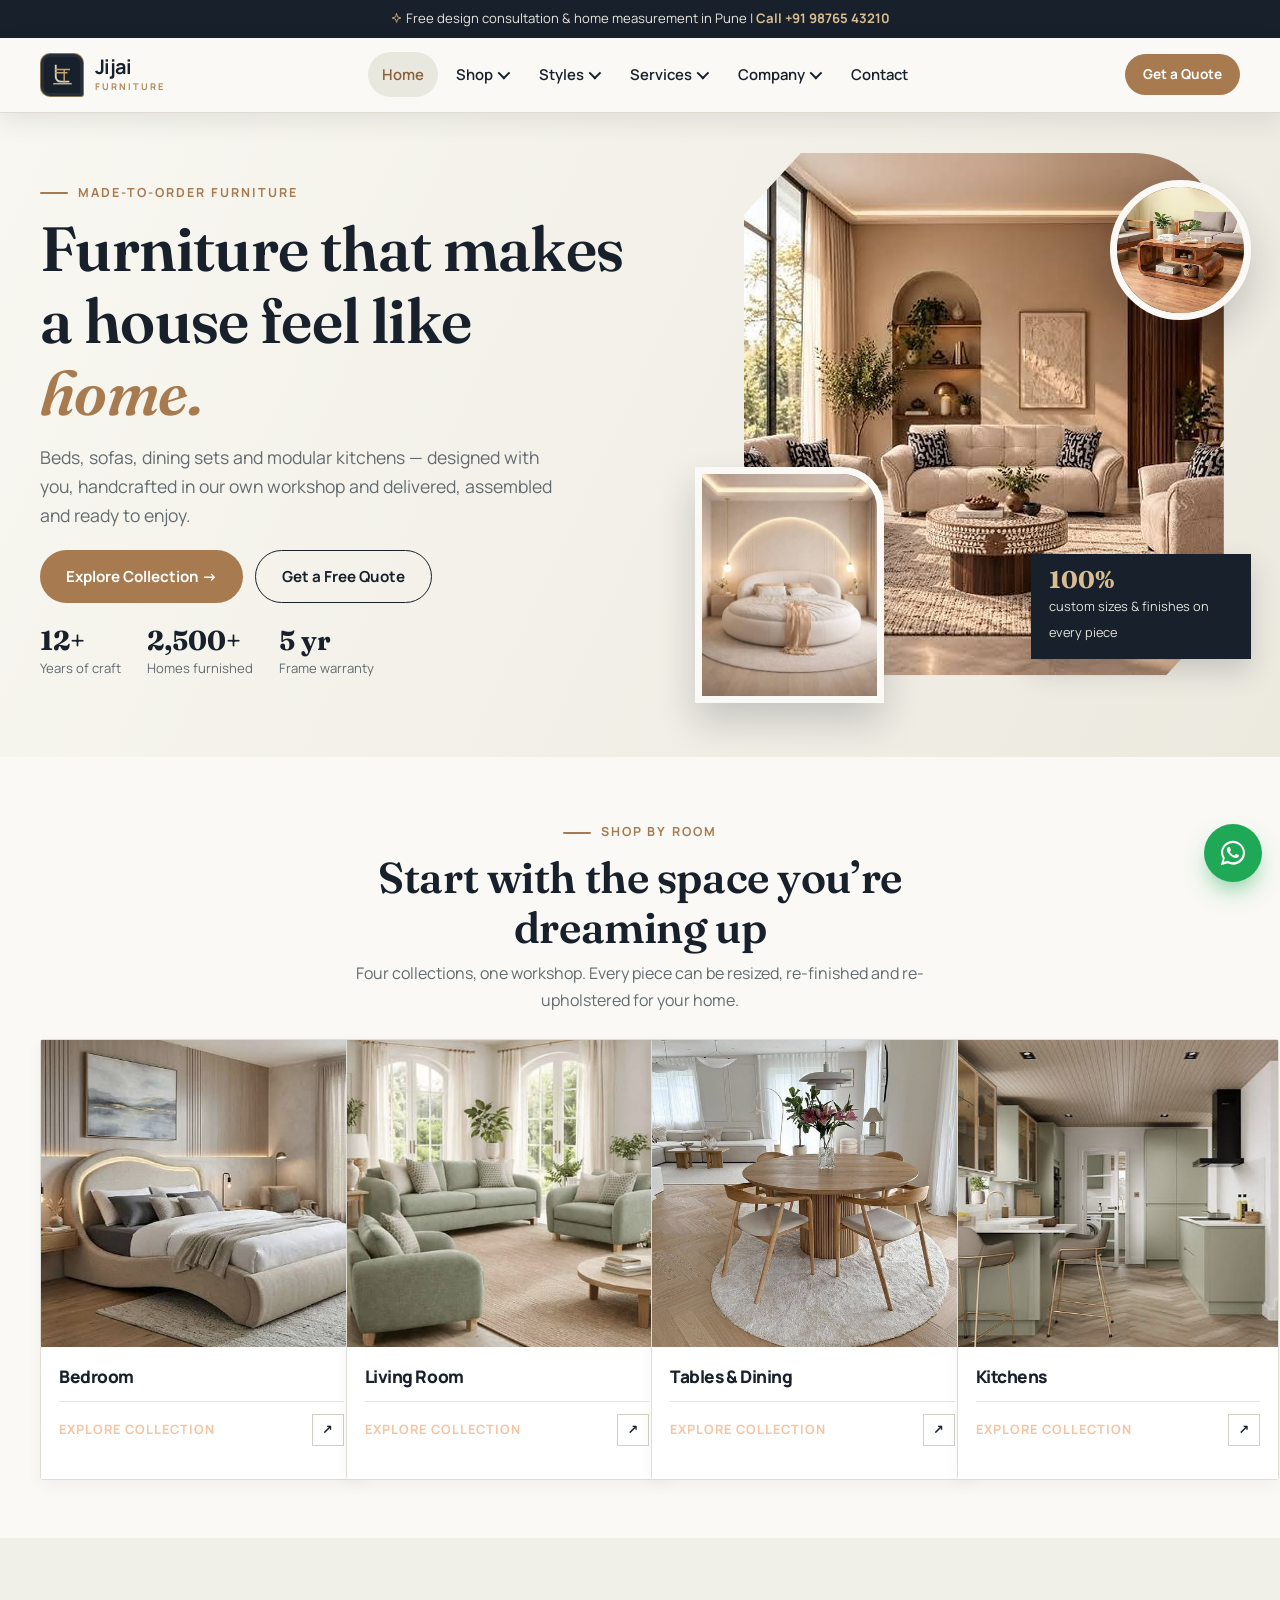
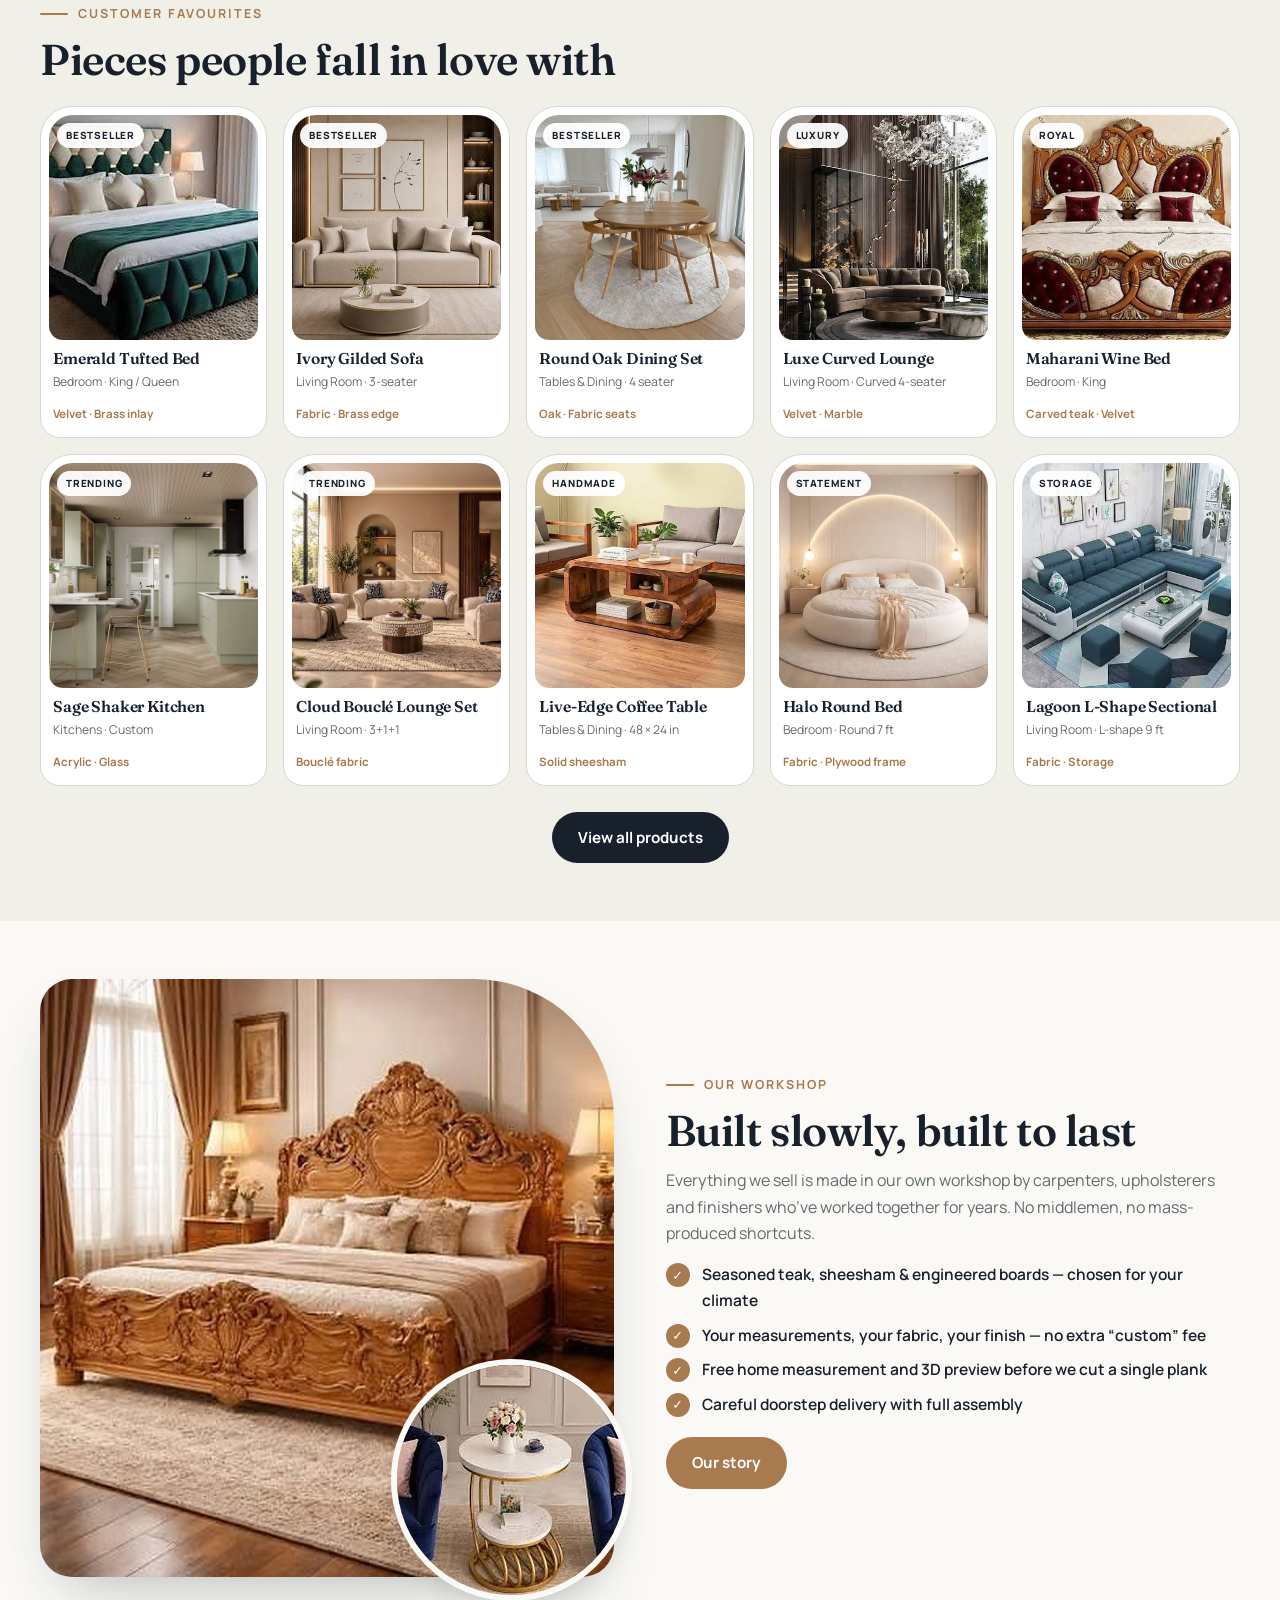
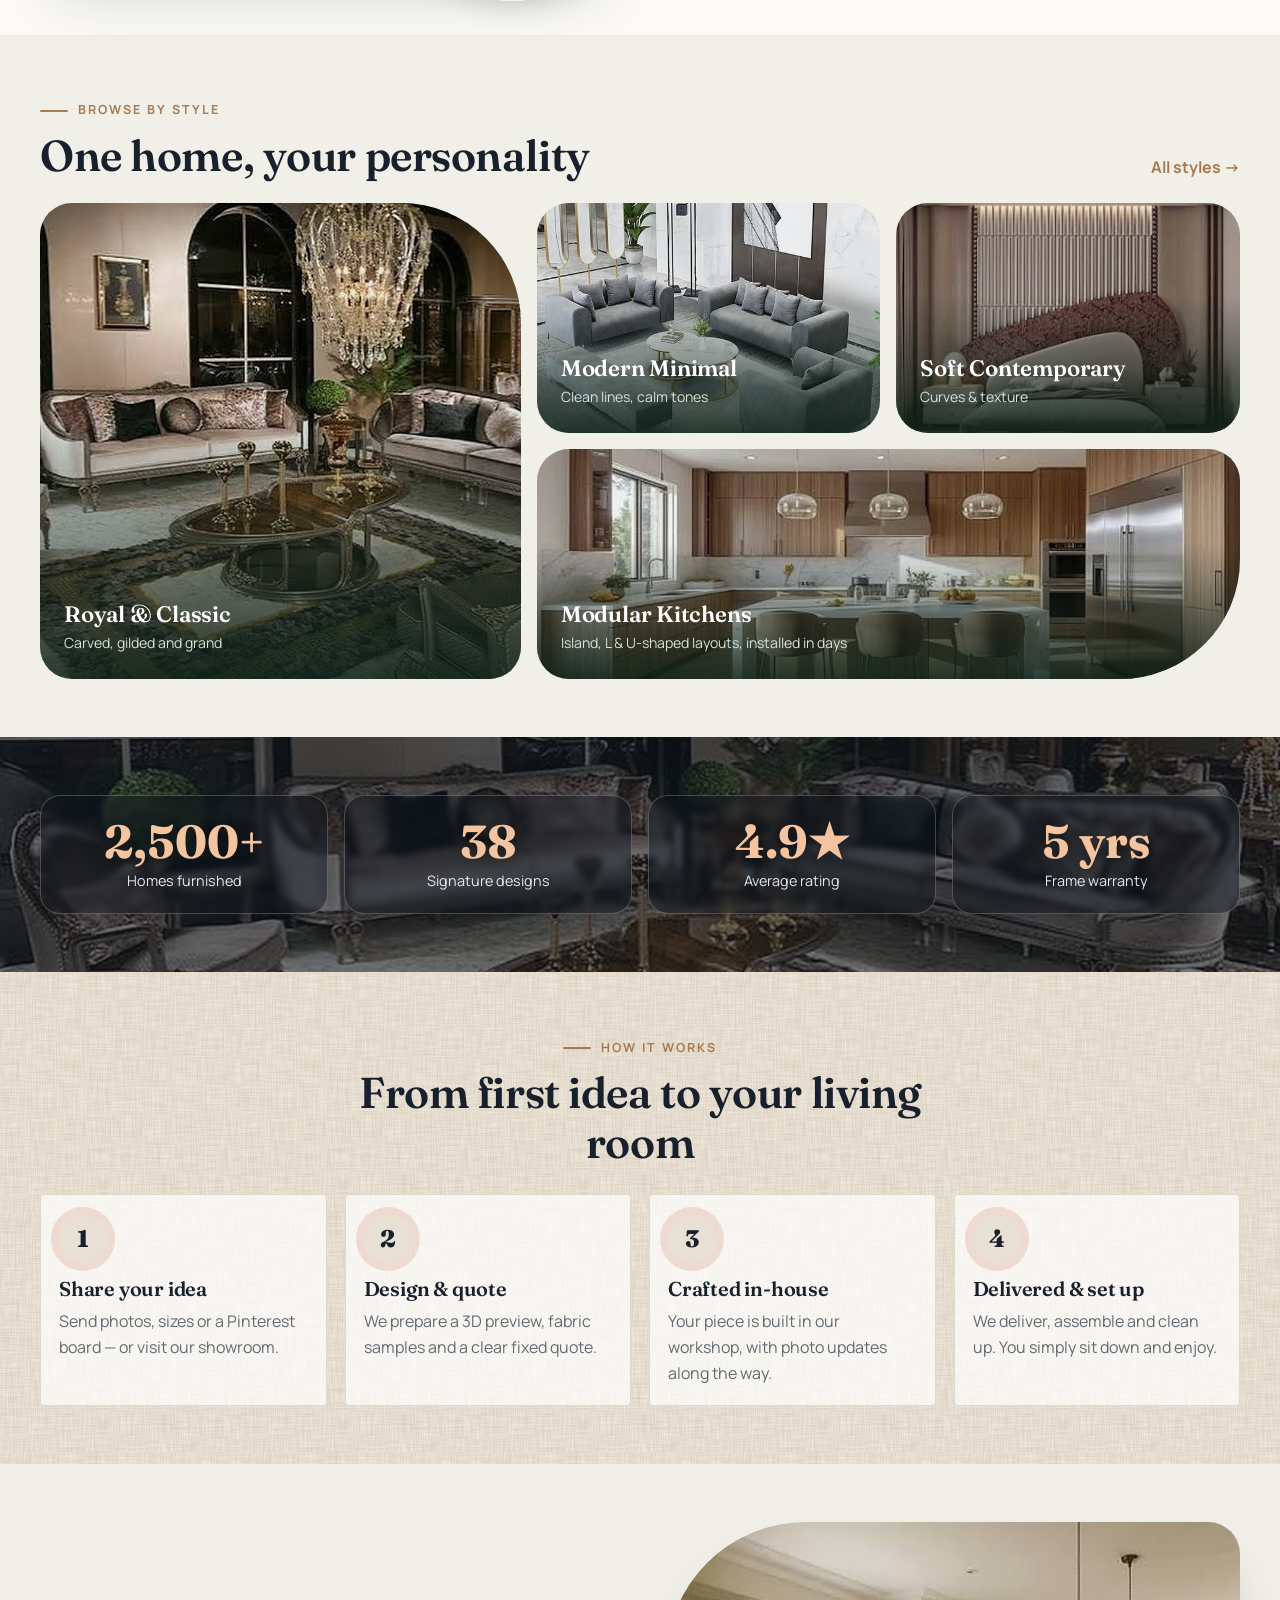
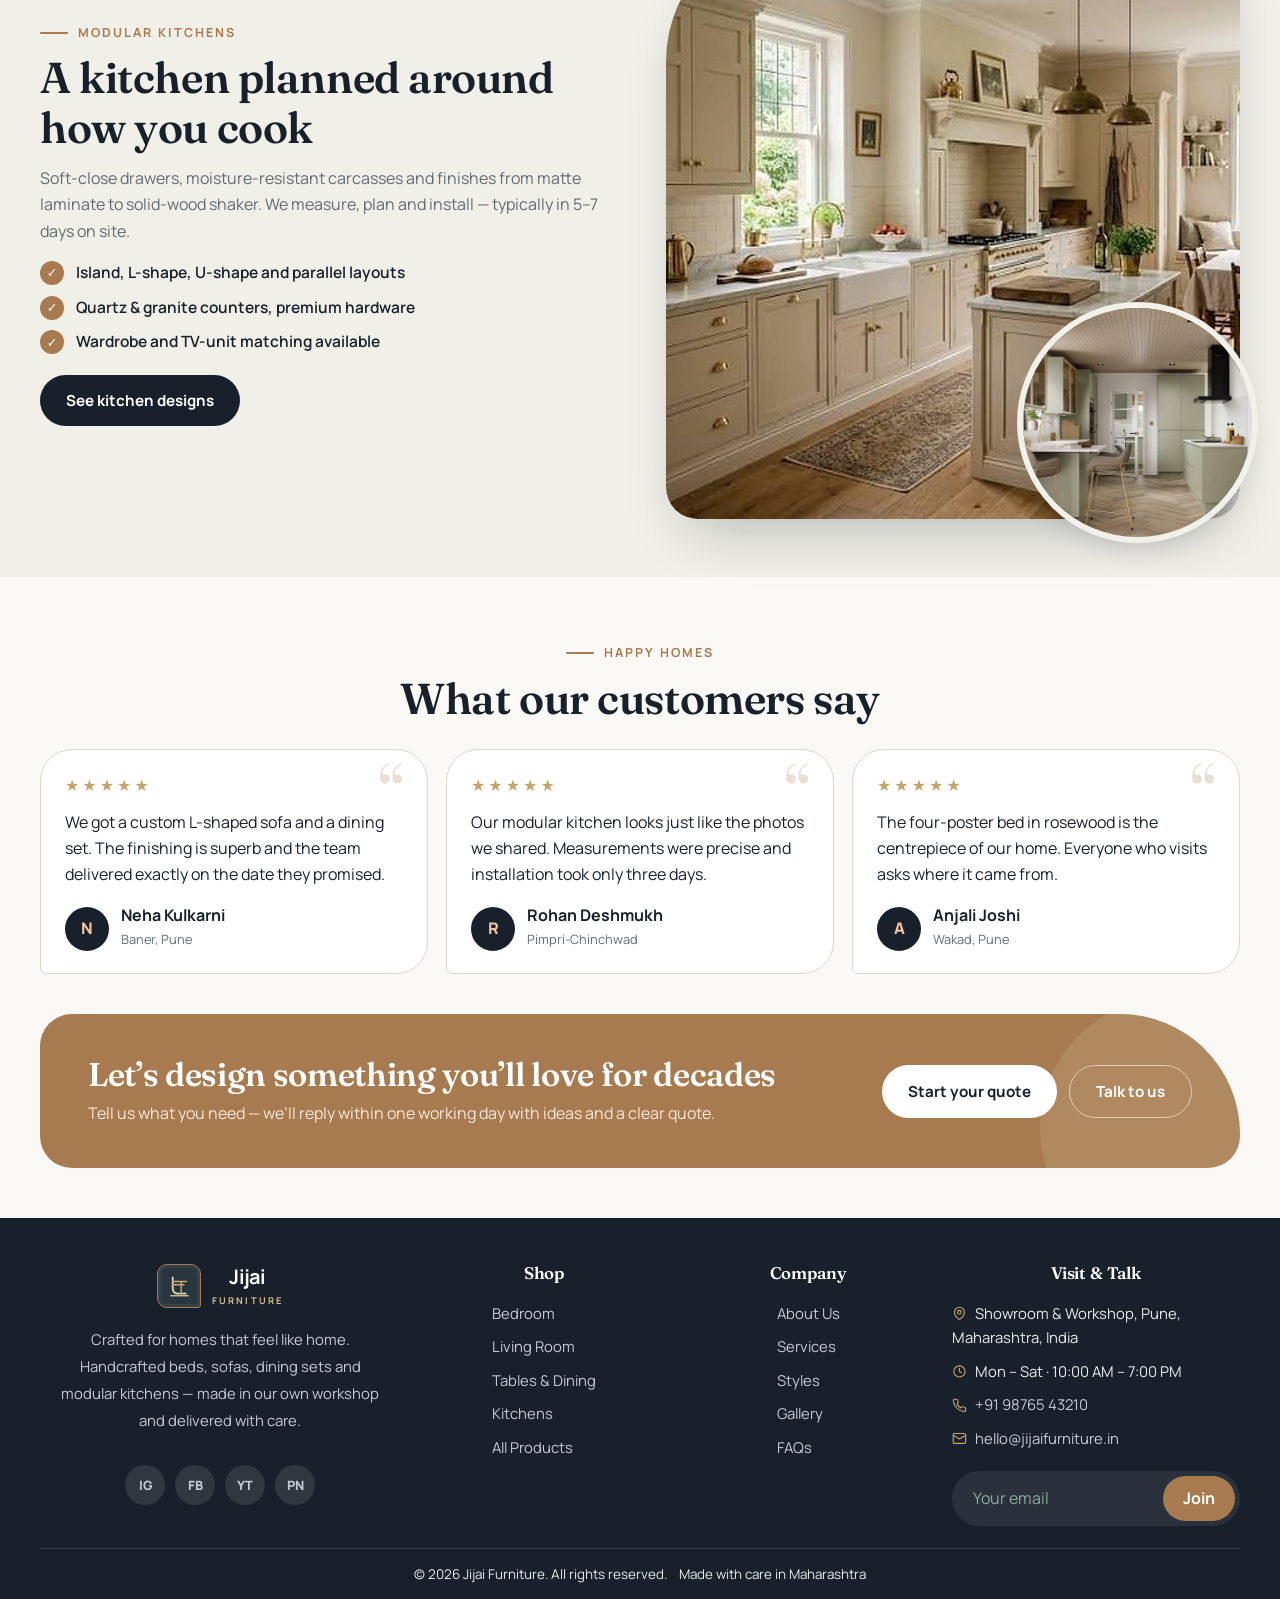
<file: index.html>
<!doctype html>
<html lang="en">
<head>
<meta charset="utf-8">
<meta name="viewport" content="width=device-width,initial-scale=1">
<title>Jijai Furniture – Handcrafted Beds, Sofas, Dining &amp; Modular Kitchens</title>
<meta name="description" content="Jijai Furniture makes beautiful, made-to-order beds, sofas, dining sets and modular kitchens in Maharashtra.">
<link rel="preconnect" href="https://fonts.googleapis.com"><link rel="preconnect" href="https://fonts.gstatic.com" crossorigin>
<link href="https://fonts.googleapis.com/css2?family=Fraunces:ital,opsz,wght@0,9..144,500;0,9..144,600;0,9..144,700;1,9..144,500&family=Manrope:wght@400;500;600;700;800&display=swap" rel="stylesheet">
<link rel="icon" type="image/svg+xml" href="images/favicon.svg?v=3">
<link rel="stylesheet" href="css/style.css">
</head>
<body data-page="home">
<div id="site-header"></div>
<main>

<!-- HERO -->
<section class="hero">
  <div class="container hero-grid">
    <div>
      <span class="eyebrow">Made-to-order furniture</span>
      <h1>Furniture that makes a house feel like <em>home.</em></h1>
      <p class="lead">Beds, sofas, dining sets and modular kitchens — designed with you, handcrafted in our own workshop and delivered, assembled and ready to enjoy.</p>
      <div class="hero-actions">
        <a class="btn btn-primary" href="shop.html">Explore Collection →</a>
        <a class="btn btn-ghost" href="quote.html">Get a Free Quote</a>
      </div>
      <div class="hero-trust">
        <div><b>12+</b><span>Years of craft</span></div>
        <div><b>2,500+</b><span>Homes furnished</span></div>
        <div><b>5 yr</b><span>Frame warranty</span></div>
      </div>
    </div>
    <div class="hero-art">
      <div class="arch"><img src="images/sofa-boucle-set.jpg" alt="Cream bouclé living room set"></div>
      <div class="float f2"><img src="images/table-live-edge-coffee.jpg" alt="Live-edge coffee table"></div>
      <div class="float f1"><img src="images/bed-halo-round.jpg" alt="Round upholstered bed"></div>
      <div class="badge"><b>100%</b><span>custom sizes &amp; finishes on every piece</span></div>
    </div>
  </div>
</section>

<!-- SHOP BY ROOM -->
<section class="section">
  <div class="container">
    <div class="sec-head center reveal">
      <span class="eyebrow">Shop by room</span>
      <h2>Start with the space you’re dreaming up</h2>
      <p>Four collections, one workshop. Every piece can be resized, re-finished and re-upholstered for your home.</p>
    </div>
    <div class="cat-grid room-grid">
      <a class="cat reveal" href="bedroom.html"><span class="room-image"><img src="images/bed-cloud-sculpted.jpg" alt="Bedroom" loading="lazy"></span><div class="t"><b>Bedroom</b><span class="room-link">Explore collection <i aria-hidden="true">↗</i></span></div></a>
      <a class="cat reveal" href="living.html"><span class="room-image"><img src="images/sofa-sage-set.jpg" alt="Living room" loading="lazy"></span><div class="t"><b>Living Room</b><span class="room-link">Explore collection <i aria-hidden="true">↗</i></span></div></a>
      <a class="cat reveal" href="dining.html"><span class="room-image"><img src="images/dining-round-oak.jpg" alt="Tables and dining" loading="lazy"></span><div class="t"><b>Tables &amp; Dining</b><span class="room-link">Explore collection <i aria-hidden="true">↗</i></span></div></a>
      <a class="cat reveal" href="kitchens.html"><span class="room-image"><img src="images/kitchen-sage.jpg" alt="Kitchens" loading="lazy"></span><div class="t"><b>Kitchens</b><span class="room-link">Explore collection <i aria-hidden="true">↗</i></span></div></a>
    </div>
  </div>
</section>

<!-- FEATURED -->
<section class="section tint">
  <div class="container">
    <div class="row-between reveal">
      <div class="sec-head"><span class="eyebrow">Customer favourites</span><h2>Pieces people fall in love with</h2></div>
    </div>
    <div class="pgrid fav-grid" data-products data-ids="b1,l1,t7,l9,b4,k3,l5,t1,b8,l8"></div>
    <div class="fav-more"><a class="btn btn-dark" href="shop.html">View all products</a></div>
  </div>
</section>

<!-- CRAFT SPLIT -->
<section class="section">
  <div class="container split">
    <div class="s-img reveal">
      <div class="main"><img src="images/bed-heritage-teak.jpg" alt="Hand carved teak bed" loading="lazy"></div>
      <div class="mini"><img src="images/table-gold-side.jpg" alt="Gold side table" loading="lazy"></div>
    </div>
    <div class="s-txt reveal">
      <span class="eyebrow">Our workshop</span>
      <h2>Built slowly, built to last</h2>
      <p>Everything we sell is made in our own workshop by carpenters, upholsterers and finishers who’ve worked together for years. No middlemen, no mass-produced shortcuts.</p>
      <ul class="ticks">
        <li>Seasoned teak, sheesham &amp; engineered boards — chosen for your climate</li>
        <li>Your measurements, your fabric, your finish — no extra “custom” fee</li>
        <li>Free home measurement and 3D preview before we cut a single plank</li>
        <li>Careful doorstep delivery with full assembly</li>
      </ul>
      <a class="btn btn-primary" href="about.html">Our story</a>
    </div>
  </div>
</section>

<!-- STYLES -->
<section class="section tint">
  <div class="container">
    <div class="row-between reveal">
      <div class="sec-head"><span class="eyebrow">Browse by style</span><h2>One home, your personality</h2></div>
      <a class="link-arrow" href="styles.html">All styles →</a>
    </div>
    <div class="style-grid">
      <a class="style-tile reveal" href="styles.html#royal"><img src="images/royal-living-chandelier.jpg" alt="" loading="lazy"><div class="t"><h3>Royal &amp; Classic</h3><p>Carved, gilded and grand</p></div></a>
      <a class="style-tile reveal" href="styles.html#modern"><img src="images/sofa-grey-modern.jpg" alt="" loading="lazy"><div class="t"><h3>Modern Minimal</h3><p>Clean lines, calm tones</p></div></a>
      <a class="style-tile reveal" href="styles.html#contemporary"><img src="images/bed-dune-curve.jpg" alt="" loading="lazy"><div class="t"><h3>Soft Contemporary</h3><p>Curves &amp; texture</p></div></a>
      <a class="style-tile reveal" href="kitchens.html"><img src="images/kitchen-walnut-island.jpg" alt="" loading="lazy"><div class="t"><h3>Modular Kitchens</h3><p>Island, L &amp; U-shaped layouts, installed in days</p></div></a>
    </div>
  </div>
</section>

<!-- STATS -->
<section class="section dark stats-photo">
  <div class="container">
    <div class="stats">
      <div class="stat reveal"><b>2,500+</b><span>Homes furnished</span></div>
      <div class="stat reveal"><b>38</b><span>Signature designs</span></div>
      <div class="stat reveal"><b>4.9★</b><span>Average rating</span></div>
      <div class="stat reveal"><b>5 yrs</b><span>Frame warranty</span></div>
    </div>
  </div>
</section>

<!-- PROCESS -->
<section class="section tex-linen">
  <div class="container light">
    <div class="sec-head center reveal">
      <span class="eyebrow">How it works</span>
      <h2>From first idea to your living room</h2>
    </div>
    <div class="steps">
      <div class="step reveal"><div class="n">1</div><h3>Share your idea</h3><p>Send photos, sizes or a Pinterest board — or visit our showroom.</p></div>
      <div class="step reveal"><div class="n">2</div><h3>Design &amp; quote</h3><p>We prepare a 3D preview, fabric samples and a clear fixed quote.</p></div>
      <div class="step reveal"><div class="n">3</div><h3>Crafted in-house</h3><p>Your piece is built in our workshop, with photo updates along the way.</p></div>
      <div class="step reveal"><div class="n">4</div><h3>Delivered &amp; set up</h3><p>We deliver, assemble and clean up. You simply sit down and enjoy.</p></div>
    </div>
  </div>
</section>

<!-- KITCHEN FEATURE -->
<section class="section tint">
  <div class="container split rev">
    <div class="s-img leaf reveal">
      <div class="main"><img src="images/kitchen-classic-cream.jpg" alt="Classic cream kitchen" loading="lazy"></div>
      <div class="mini"><img src="images/kitchen-sage.jpg" alt="Sage kitchen" loading="lazy"></div>
    </div>
    <div class="s-txt reveal">
      <span class="eyebrow">Modular kitchens</span>
      <h2>A kitchen planned around how you cook</h2>
      <p>Soft-close drawers, moisture-resistant carcasses and finishes from matte laminate to solid-wood shaker. We measure, plan and install — typically in 5–7 days on site.</p>
      <ul class="ticks">
        <li>Island, L-shape, U-shape and parallel layouts</li>
        <li>Quartz &amp; granite counters, premium hardware</li>
        <li>Wardrobe and TV-unit matching available</li>
      </ul>
      <a class="btn btn-dark" href="kitchens.html">See kitchen designs</a>
    </div>
  </div>
</section>

<!-- TESTIMONIALS -->
<section class="section">
  <div class="container">
    <div class="sec-head center reveal"><span class="eyebrow">Happy homes</span><h2>What our customers say</h2></div>
    <div class="tgrid">
      <div class="tcard reveal"><div class="stars">★★★★★</div><p>We got a custom L-shaped sofa and a dining set. The finishing is superb and the team delivered exactly on the date they promised.</p><div class="who"><div class="av">N</div><div><b>Neha Kulkarni</b><span>Baner, Pune</span></div></div></div>
      <div class="tcard reveal"><div class="stars">★★★★★</div><p>Our modular kitchen looks just like the photos we shared. Measurements were precise and installation took only three days.</p><div class="who"><div class="av">R</div><div><b>Rohan Deshmukh</b><span>Pimpri-Chinchwad</span></div></div></div>
      <div class="tcard reveal"><div class="stars">★★★★★</div><p>The four-poster bed in rosewood is the centrepiece of our home. Everyone who visits asks where it came from.</p><div class="who"><div class="av">A</div><div><b>Anjali Joshi</b><span>Wakad, Pune</span></div></div></div>
    </div>
  </div>
</section>

<!-- CTA -->
<div class="container cta-wrap">
  <div class="cta reveal">
    <div><h2>Let’s design something you’ll love for decades</h2><p>Tell us what you need — we’ll reply within one working day with ideas and a clear quote.</p></div>
    <div class="acts"><a class="btn btn-light" href="quote.html">Start your quote</a><a class="btn btn-ghost-light" href="contact.html">Talk to us</a></div>
  </div>
</div>

</main>
<div id="site-footer"></div>
<script src="js/data.js"></script>
<script src="js/layout.js"></script>
<script src="js/main.js"></script>
</body>
</html>
</file>
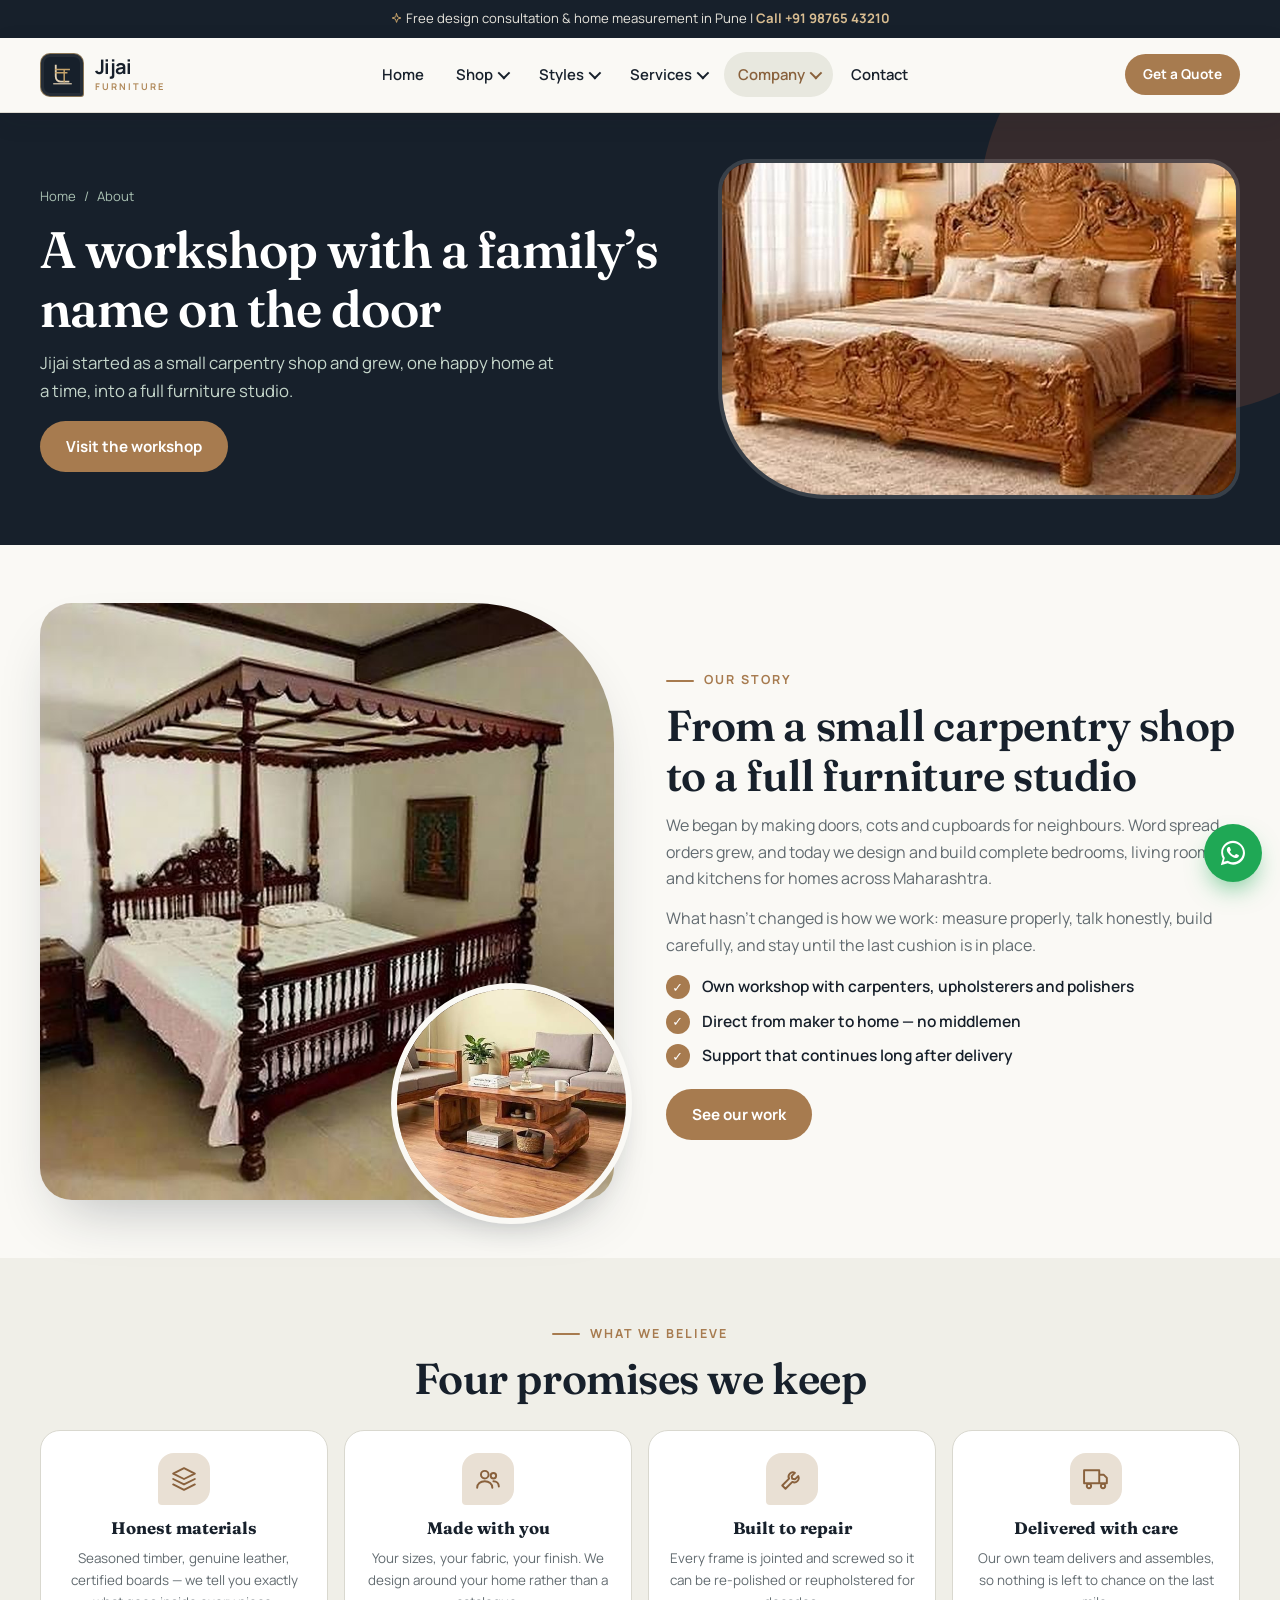
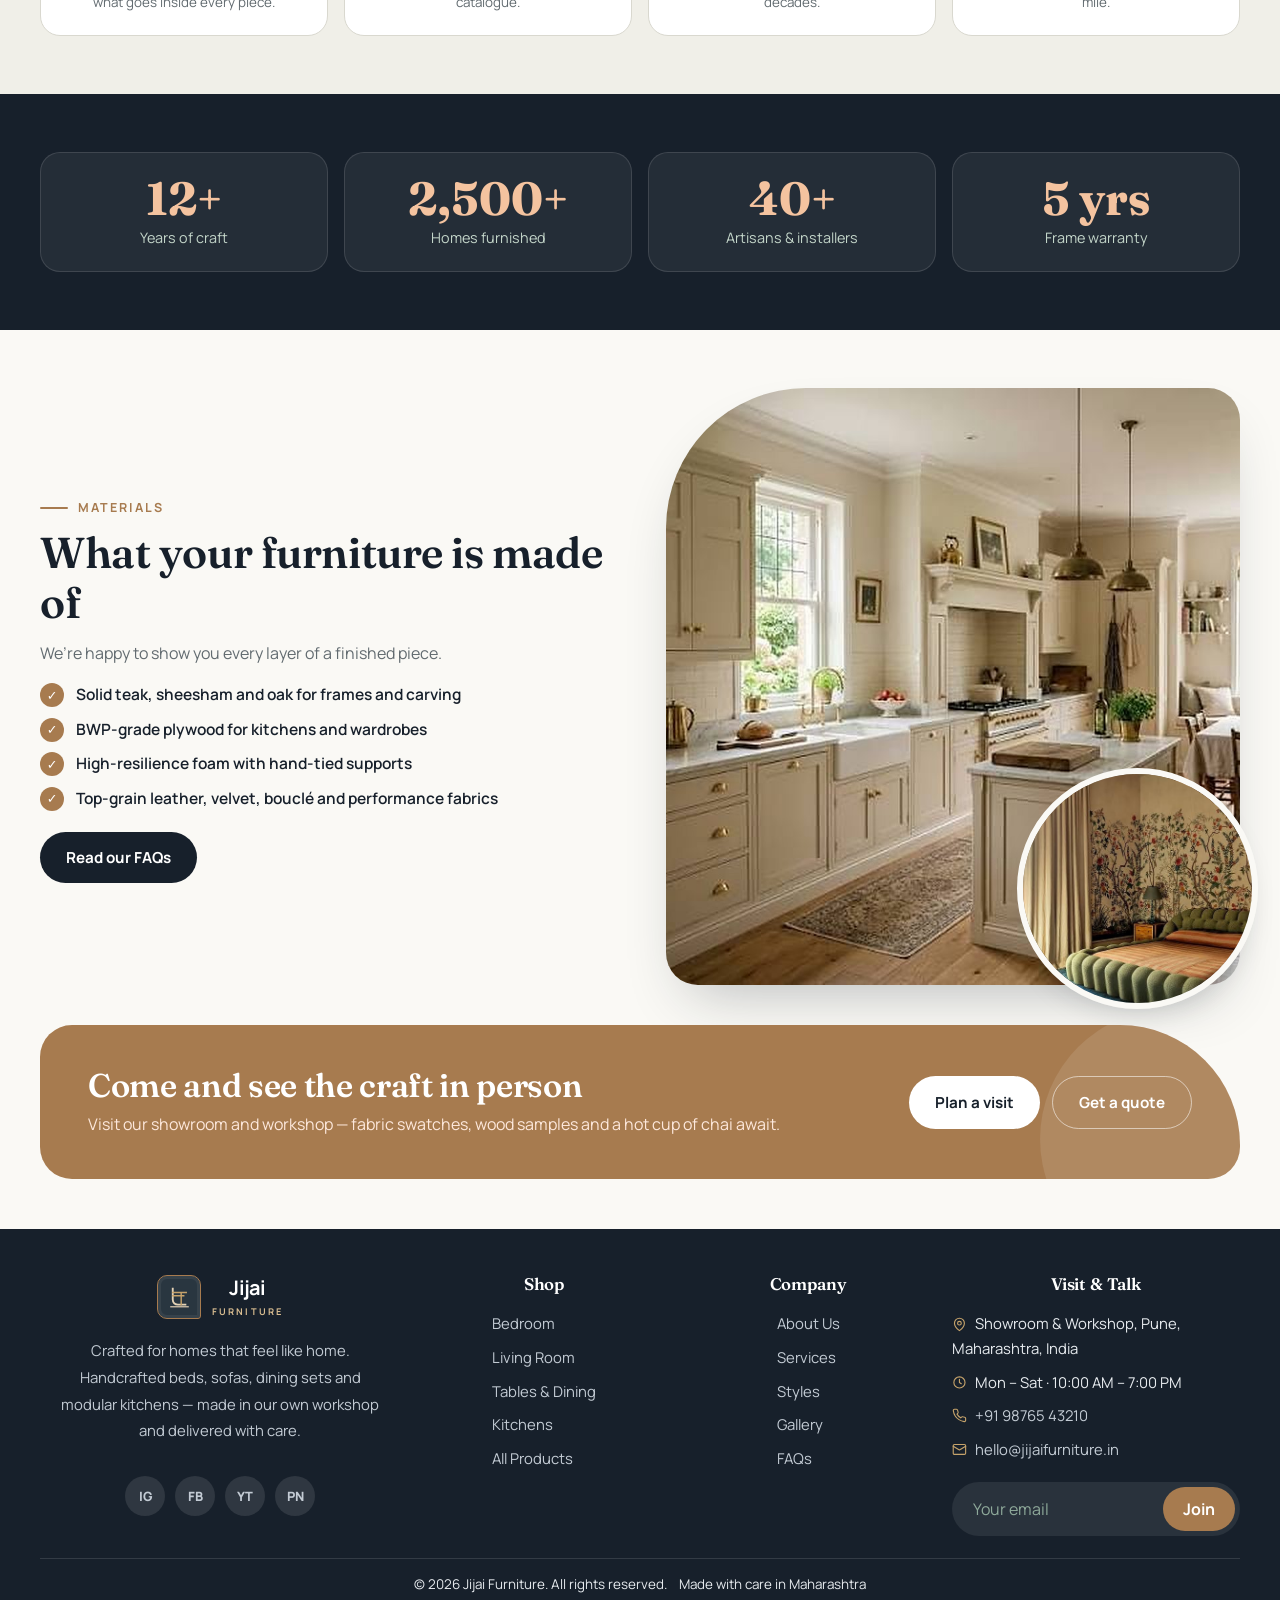
<file: about.html>
<!doctype html>
<html lang="en">
<head>
<meta charset="utf-8">
<meta name="viewport" content="width=device-width,initial-scale=1">
<title>About Us – Jijai Furniture</title>
<meta name="description" content="The story, craft and values behind Jijai Furniture.">
<link rel="preconnect" href="https://fonts.googleapis.com"><link rel="preconnect" href="https://fonts.gstatic.com" crossorigin>
<link href="https://fonts.googleapis.com/css2?family=Fraunces:ital,opsz,wght@0,9..144,500;0,9..144,600;0,9..144,700;1,9..144,500&family=Manrope:wght@400;500;600;700;800&display=swap" rel="stylesheet">
<link rel="icon" type="image/svg+xml" href="images/favicon.svg">
<link rel="stylesheet" href="css/style.css">
</head>
<body data-page="about">
<div id="site-header"></div>
<main>
<section class="page-hero">
  <div class="container">
    <div>
      <div class="crumbs"><a href="index.html">Home</a> / <span>About</span></div>
      <h1>A workshop with a family’s name on the door</h1>
      <p>Jijai started as a small carpentry shop and grew, one happy home at a time, into a full furniture studio.</p>
      <a class="btn btn-primary" href="contact.html">Visit the workshop</a>
    </div>
    <div class="ph-img"><img src="images/bed-heritage-teak.jpg" alt="About"></div>
  </div>
</section>
<section class="section"><div class="container split"><div class="s-img reveal"><div class="main"><img src="images/bed-malabar-fourposter.jpg" alt="Four-poster bed" loading="lazy"></div><div class="mini"><img src="images/table-live-edge-coffee.jpg" alt="" loading="lazy"></div></div>
<div class="s-txt reveal"><span class="eyebrow">Our story</span><h2>From a small carpentry shop to a full furniture studio</h2><p>We began by making doors, cots and cupboards for neighbours. Word spread, orders grew, and today we design and build complete bedrooms, living rooms and kitchens for homes across Maharashtra.</p><p>What hasn’t changed is how we work: measure properly, talk honestly, build carefully, and stay until the last cushion is in place.</p><ul class="ticks"><li>Own workshop with carpenters, upholsterers and polishers</li><li>Direct from maker to home — no middlemen</li><li>Support that continues long after delivery</li></ul><a class="btn btn-primary" href="gallery.html">See our work</a></div></div></section>
<section class="section tint"><div class="container"><div class="sec-head center reveal"><span class="eyebrow">What we believe</span><h2>Four promises we keep</h2></div><div class="pill-grid"><div class="pill reveal"><span class="e"><svg class="ic-svg" viewBox="0 0 24 24" fill="none" stroke="currentColor" stroke-width="1.8" stroke-linecap="round" stroke-linejoin="round" aria-hidden="true"><path d="m12 2 10 5-10 5L2 7zM2 17l10 5 10-5M2 12l10 5 10-5"/></svg></span><b>Honest materials</b><p>Seasoned timber, genuine leather, certified boards — we tell you exactly what goes inside every piece.</p></div><div class="pill reveal"><span class="e"><svg class="ic-svg" viewBox="0 0 24 24" fill="none" stroke="currentColor" stroke-width="1.8" stroke-linecap="round" stroke-linejoin="round" aria-hidden="true"><circle cx="9" cy="8" r="3.500"/><path d="M2 20c0-3.500 3-6 7-6s7 2.500 7 6"/><circle cx="17" cy="9" r="2.500"/><path d="M17 14c3 0 5 2 5 5"/></svg></span><b>Made with you</b><p>Your sizes, your fabric, your finish. We design around your home rather than a catalogue.</p></div><div class="pill reveal"><span class="e"><svg class="ic-svg" viewBox="0 0 24 24" fill="none" stroke="currentColor" stroke-width="1.8" stroke-linecap="round" stroke-linejoin="round" aria-hidden="true"><path d="M14.700 6.300a4 4 0 0 0-5.400 5.400L3 18l3 3 6.300-6.300a4 4 0 0 0 5.400-5.400l-3 3-2.500-.5-.5-2.500z"/></svg></span><b>Built to repair</b><p>Every frame is jointed and screwed so it can be re-polished or reupholstered for decades.</p></div><div class="pill reveal"><span class="e"><svg class="ic-svg" viewBox="0 0 24 24" fill="none" stroke="currentColor" stroke-width="1.8" stroke-linecap="round" stroke-linejoin="round" aria-hidden="true"><path d="M1 4h14v12H1zM15 8h4l3 3v5h-7z"/><circle cx="5.500" cy="18.500" r="2"/><circle cx="18.500" cy="18.500" r="2"/></svg></span><b>Delivered with care</b><p>Our own team delivers and assembles, so nothing is left to chance on the last mile.</p></div></div></div></section>
<section class="section dark"><div class="container"><div class="stats"><div class="stat reveal"><b>12+</b><span>Years of craft</span></div><div class="stat reveal"><b>2,500+</b><span>Homes furnished</span></div><div class="stat reveal"><b>40+</b><span>Artisans &amp; installers</span></div><div class="stat reveal"><b>5 yrs</b><span>Frame warranty</span></div></div></div></section>
<section class="section"><div class="container split rev"><div class="s-img leaf reveal"><div class="main"><img src="images/kitchen-classic-cream.jpg" alt="Kitchen" loading="lazy"></div><div class="mini"><img src="images/bed-garden-scallop.jpg" alt="" loading="lazy"></div></div>
<div class="s-txt reveal"><span class="eyebrow">Materials</span><h2>What your furniture is made of</h2><p>We’re happy to show you every layer of a finished piece.</p><ul class="ticks"><li>Solid teak, sheesham and oak for frames and carving</li><li>BWP-grade plywood for kitchens and wardrobes</li><li>High-resilience foam with hand-tied supports</li><li>Top-grain leather, velvet, bouclé and performance fabrics</li></ul><a class="btn btn-dark" href="faq.html">Read our FAQs</a></div></div></section>
<div class="container cta-wrap">
  <div class="cta reveal">
    <div><h2>Come and see the craft in person</h2><p>Visit our showroom and workshop — fabric swatches, wood samples and a hot cup of chai await.</p></div>
    <div class="acts"><a class="btn btn-light" href="contact.html">Plan a visit</a><a class="btn btn-ghost-light" href="quote.html">Get a quote</a></div>
  </div>
</div>
</main>
<div id="site-footer"></div>
<script src="js/data.js"></script>
<script src="js/layout.js"></script>
<script src="js/main.js"></script>
</body>
</html>
</file>
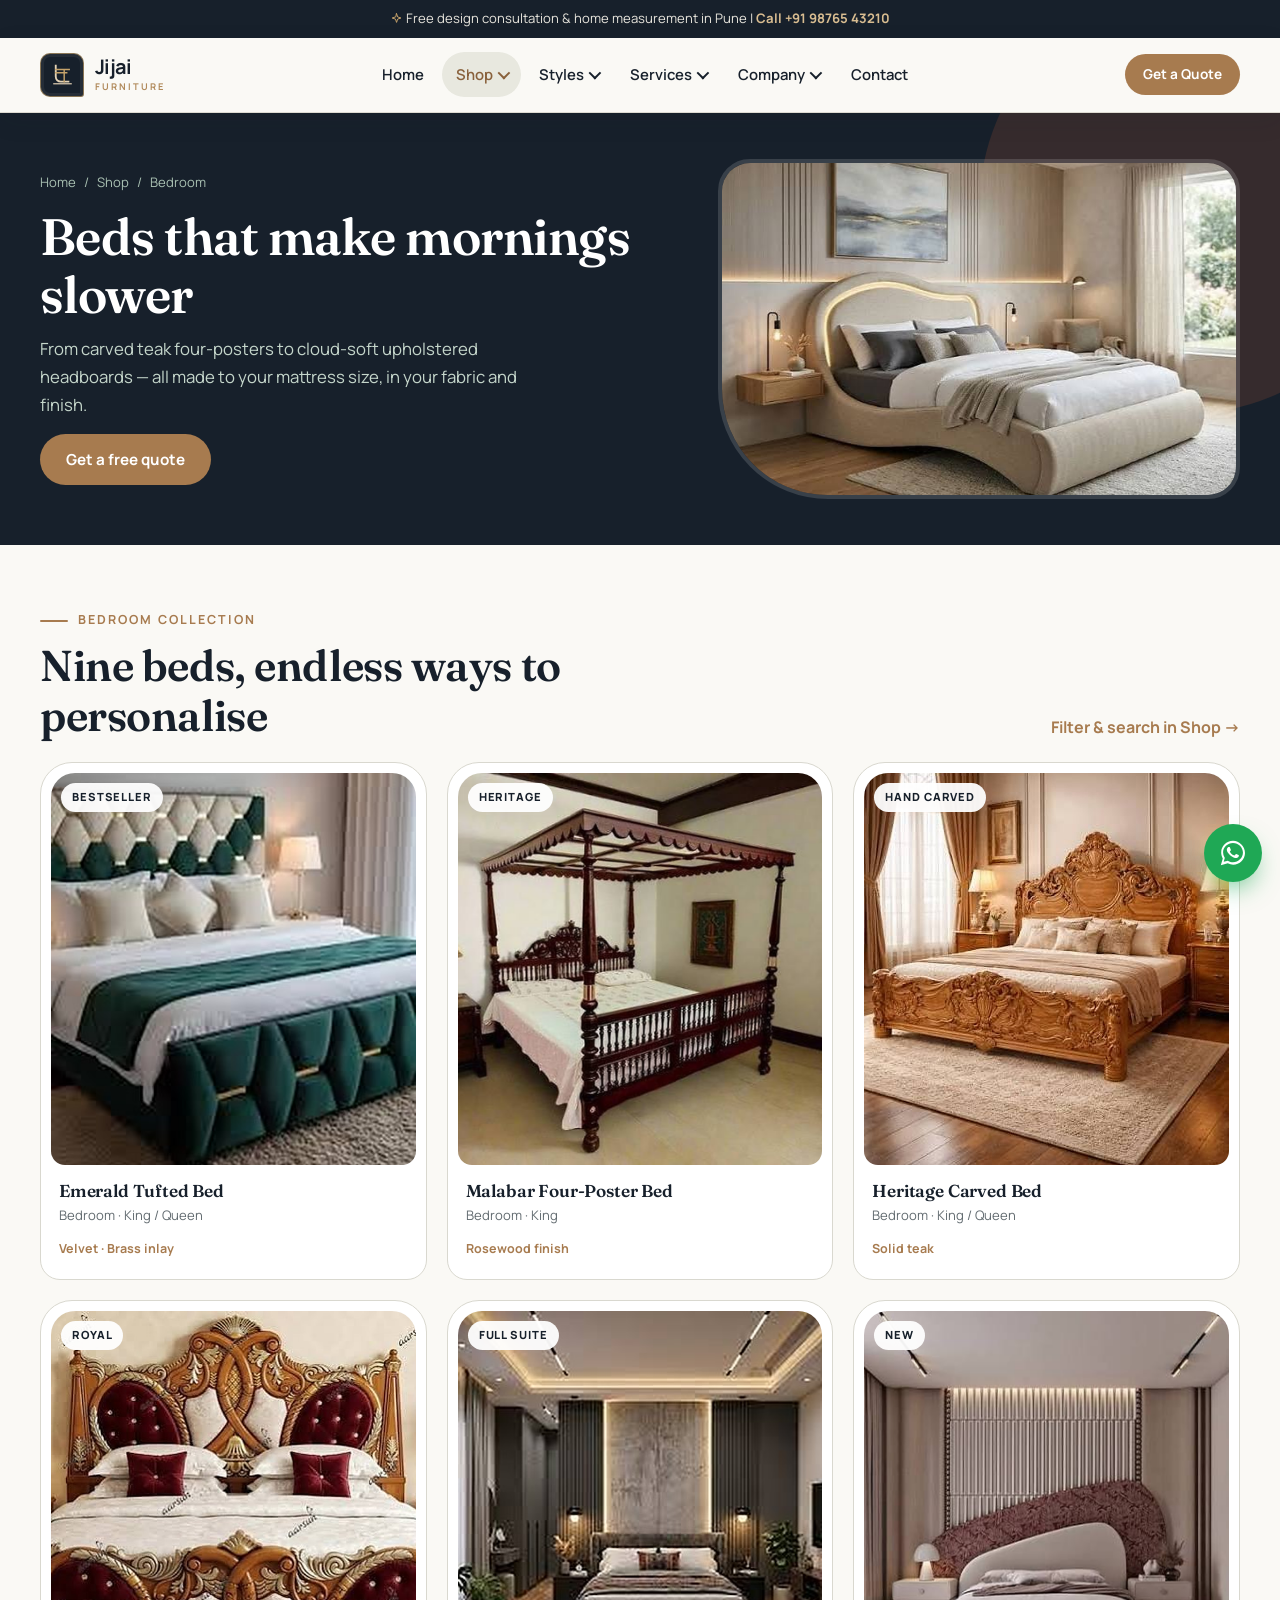
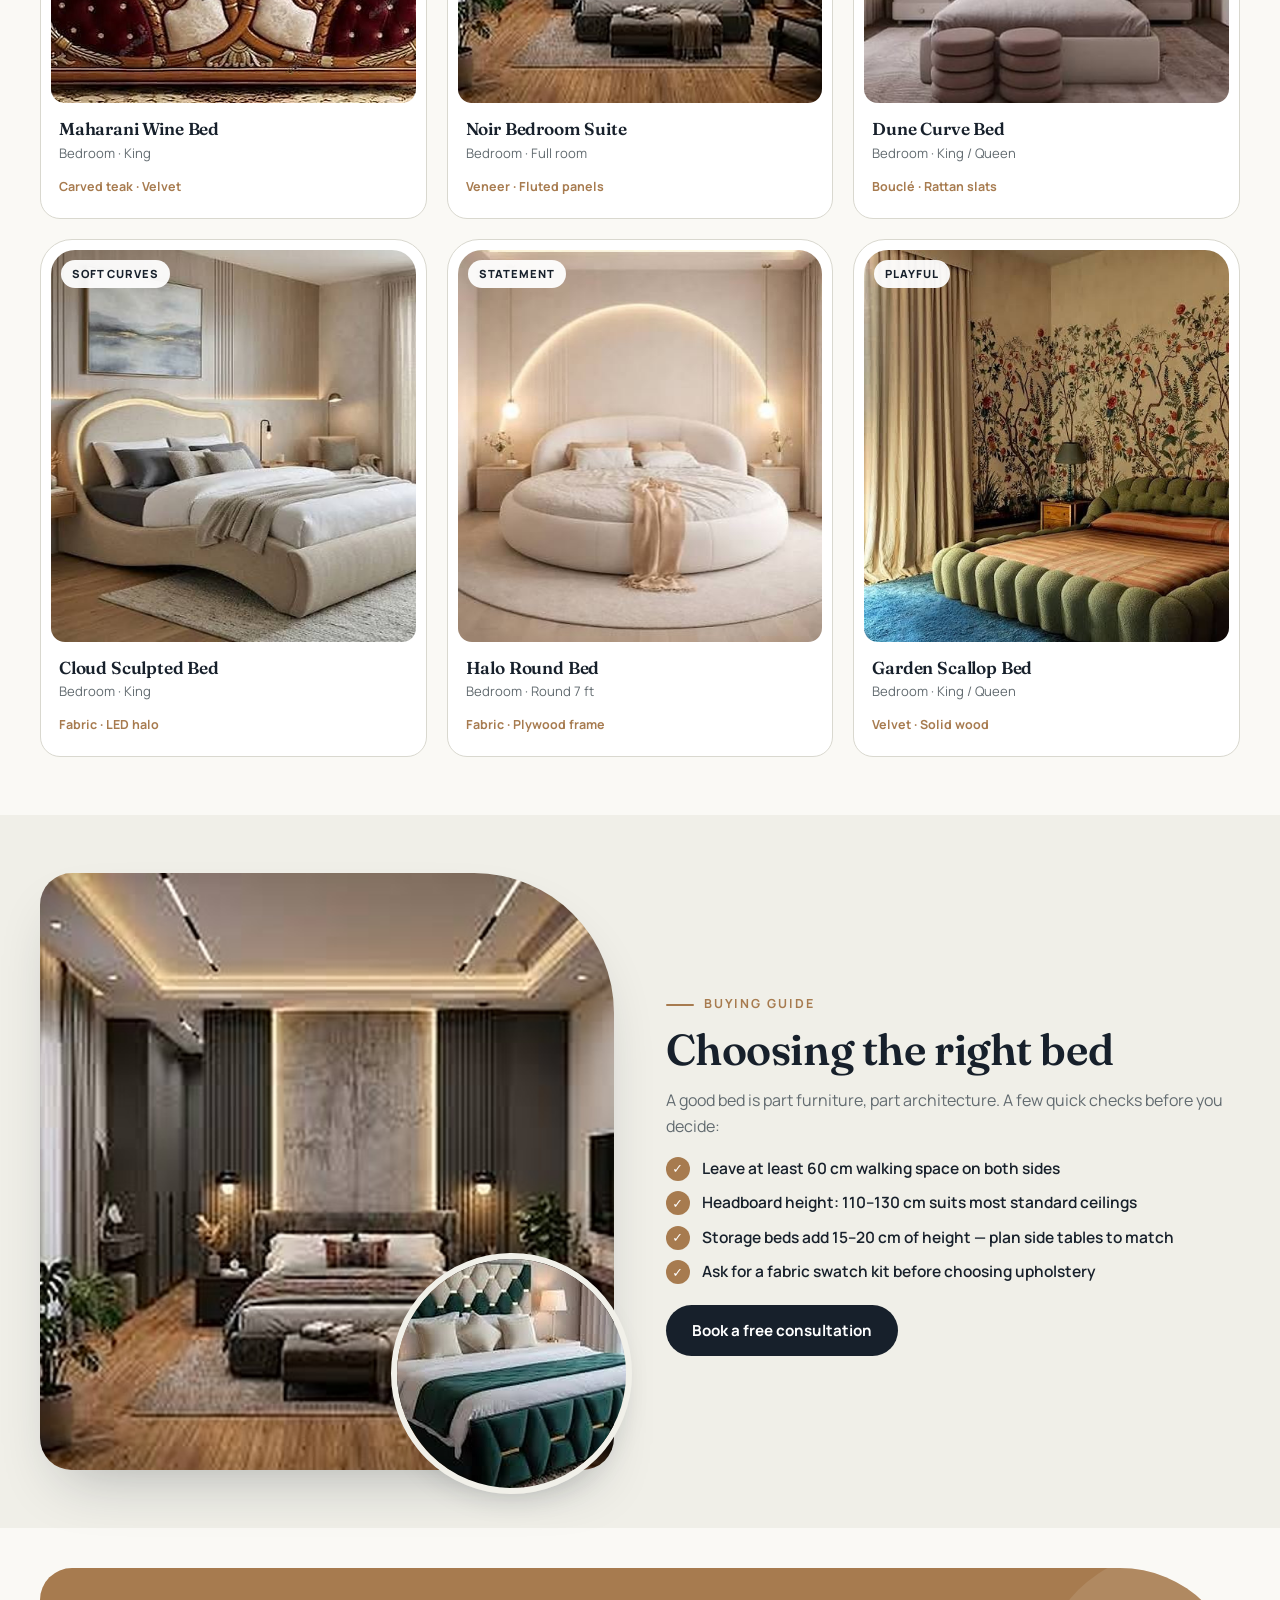
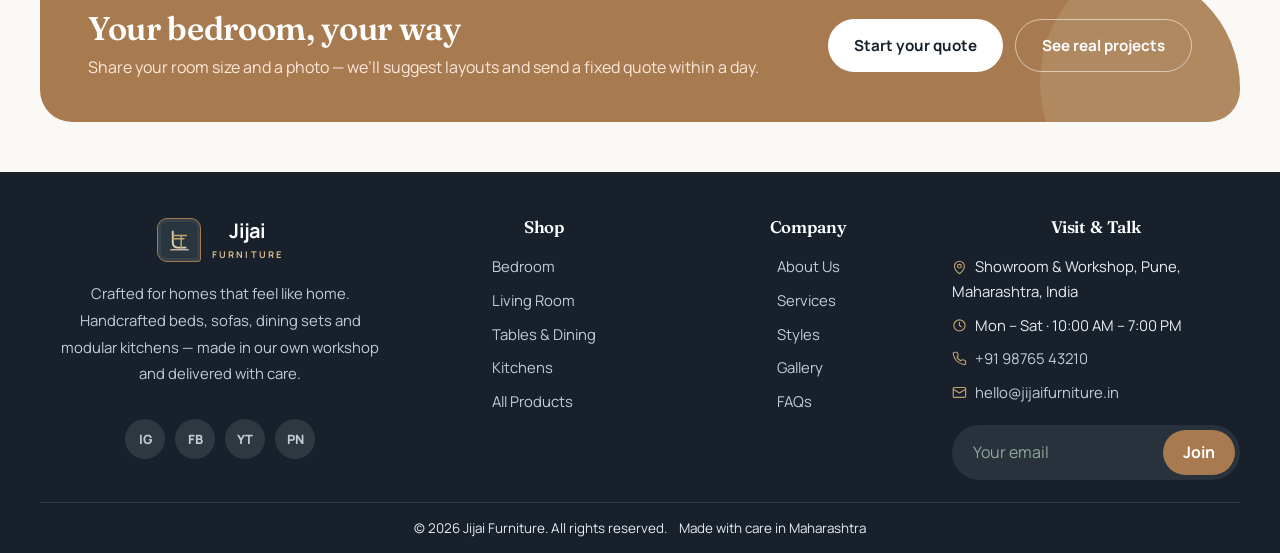
<file: bedroom.html>
<!doctype html>
<html lang="en">
<head>
<meta charset="utf-8">
<meta name="viewport" content="width=device-width,initial-scale=1">
<title>Beds & Bedroom Furniture – Jijai Furniture</title>
<meta name="description" content="Handcrafted beds and bedroom suites – teak four-posters, upholstered and round beds by Jijai Furniture.">
<link rel="preconnect" href="https://fonts.googleapis.com"><link rel="preconnect" href="https://fonts.gstatic.com" crossorigin>
<link href="https://fonts.googleapis.com/css2?family=Fraunces:ital,opsz,wght@0,9..144,500;0,9..144,600;0,9..144,700;1,9..144,500&family=Manrope:wght@400;500;600;700;800&display=swap" rel="stylesheet">
<link rel="icon" type="image/svg+xml" href="images/favicon.svg">
<link rel="stylesheet" href="css/style.css">
</head>
<body data-page="bedroom">
<div id="site-header"></div>
<main>
<section class="page-hero">
  <div class="container">
    <div>
      <div class="crumbs"><a href="index.html">Home</a> / <a href="shop.html">Shop</a> / <span>Bedroom</span></div>
      <h1>Beds that make mornings slower</h1>
      <p>From carved teak four-posters to cloud-soft upholstered headboards — all made to your mattress size, in your fabric and finish.</p>
      <a class="btn btn-primary" href="quote.html">Get a free quote</a>
    </div>
    <div class="ph-img"><img src="images/bed-cloud-sculpted.jpg" alt="Bedroom"></div>
  </div>
</section>

<section class="section">
  <div class="container">
    <div class="row-between reveal">
      <div class="sec-head"><span class="eyebrow">Bedroom collection</span><h2>Nine beds, endless ways to personalise</h2></div>
      <a class="link-arrow" href="shop.html?cat=bedroom">Filter &amp; search in Shop →</a>
    </div>
    <div class="pgrid three" data-products data-cat="bedroom"></div>
  </div>
</section>

<section class="section tint">
  <div class="container split">
    <div class="s-img reveal"><div class="main"><img src="images/bedroom-noir-suite.jpg" alt="Bedroom inspiration" loading="lazy"></div><div class="mini"><img src="images/bed-emerald-tufted.jpg" alt="" loading="lazy"></div></div>
    <div class="s-txt reveal">
      <span class="eyebrow">Buying guide</span>
      <h2>Choosing the right bed</h2>
      <p>A good bed is part furniture, part architecture. A few quick checks before you decide:</p>
      <ul class="ticks"><li>Leave at least 60 cm walking space on both sides</li><li>Headboard height: 110–130 cm suits most standard ceilings</li><li>Storage beds add 15–20 cm of height — plan side tables to match</li><li>Ask for a fabric swatch kit before choosing upholstery</li></ul>
      <a class="btn btn-dark" href="contact.html">Book a free consultation</a>
    </div>
  </div>
</section>

<div class="container cta-wrap">
  <div class="cta reveal">
    <div><h2>Your bedroom, your way</h2><p>Share your room size and a photo — we’ll suggest layouts and send a fixed quote within a day.</p></div>
    <div class="acts"><a class="btn btn-light" href="quote.html">Start your quote</a><a class="btn btn-ghost-light" href="gallery.html">See real projects</a></div>
  </div>
</div>
</main>
<div id="site-footer"></div>
<script src="js/data.js"></script>
<script src="js/layout.js"></script>
<script src="js/main.js"></script>
</body>
</html>
</file>
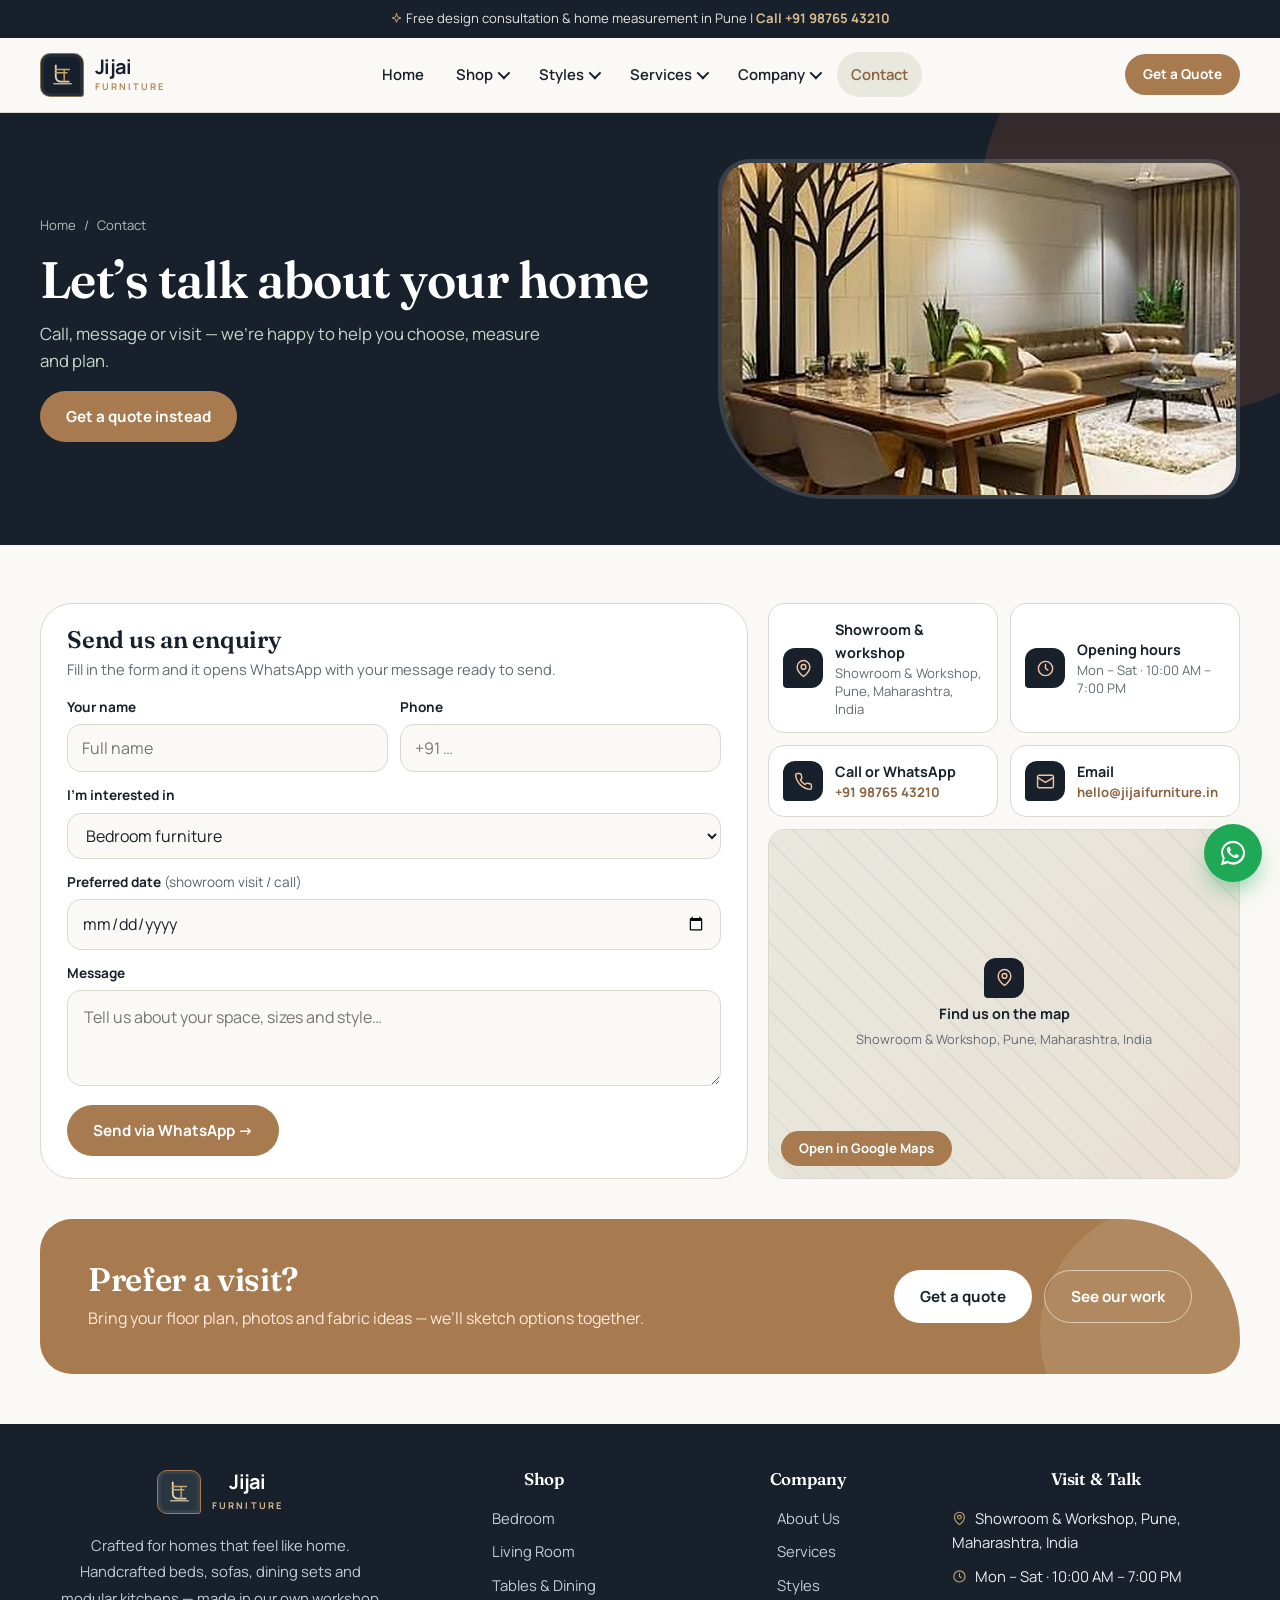
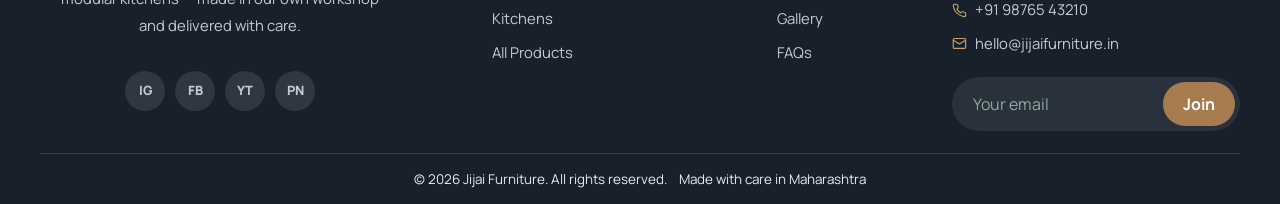
<file: contact.html>
<!doctype html>
<html lang="en">
<head>
<meta charset="utf-8">
<meta name="viewport" content="width=device-width,initial-scale=1">
<title>Contact – Jijai Furniture</title>
<meta name="description" content="Contact Jijai Furniture – visit, call, WhatsApp or email.">
<link rel="preconnect" href="https://fonts.googleapis.com"><link rel="preconnect" href="https://fonts.gstatic.com" crossorigin>
<link href="https://fonts.googleapis.com/css2?family=Fraunces:ital,opsz,wght@0,9..144,500;0,9..144,600;0,9..144,700;1,9..144,500&family=Manrope:wght@400;500;600;700;800&display=swap" rel="stylesheet">
<link rel="icon" type="image/svg+xml" href="images/favicon.svg">
<link rel="stylesheet" href="css/style.css">
</head>
<body data-page="contact">
<div id="site-header"></div>
<main>
<section class="page-hero">
  <div class="container">
    <div>
      <div class="crumbs"><a href="index.html">Home</a> / <span>Contact</span></div>
      <h1>Let’s talk about your home</h1>
      <p>Call, message or visit — we’re happy to help you choose, measure and plan.</p>
      <a class="btn btn-primary" href="quote.html">Get a quote instead</a>
    </div>
    <div class="ph-img"><img src="images/dining-walnut-set.jpg" alt="Contact"></div>
  </div>
</section>
<section class="section"><div class="container"><div class="contact-grid">
  <div class="card reveal"><h2 style="font-size:1.7rem;margin-bottom:6px">Send us an enquiry</h2><p style="margin-bottom:22px">Fill in the form and it opens WhatsApp with your message ready to send.</p>
    <form id="contact-form" class="form-grid">
      <div><label for="n">Your name</label><input id="n" name="name" required placeholder="Full name"></div>
      <div><label for="p">Phone</label><input id="p" name="phone" type="tel" required placeholder="+91 …"></div>
      <div class="full"><label for="t">I’m interested in</label><select id="t" name="topic"><option>Bedroom furniture</option><option>Living room / sofa</option><option>Dining &amp; tables</option><option>Modular kitchen</option><option>Custom / other</option></select></div>
      <div class="full"><label for="d">Preferred date <span style="font-weight:400;opacity:.7">(showroom visit / call)</span></label><input id="d" name="date" type="date" data-min-today></div>
      <div class="full"><label for="m">Message</label><textarea id="m" name="message" required placeholder="Tell us about your space, sizes and style…"></textarea></div>
      <div class="full"><button class="btn btn-primary" type="submit">Send via WhatsApp →</button></div>
    </form></div>
  <div class="info-stack">
    <div class="info reveal"><div class="ic"><svg class="ic-svg" viewBox="0 0 24 24" fill="none" stroke="currentColor" stroke-width="1.8" stroke-linecap="round" stroke-linejoin="round" aria-hidden="true"><path d="M20 10c0 6-8 12-8 12S4 16 4 10a8 8 0 0 1 16 0z"/><circle cx="12" cy="10" r="3"/></svg></div><div><b>Showroom &amp; workshop</b><p id="c-addr"></p></div></div>
    <div class="info reveal"><div class="ic"><svg class="ic-svg" viewBox="0 0 24 24" fill="none" stroke="currentColor" stroke-width="1.8" stroke-linecap="round" stroke-linejoin="round" aria-hidden="true"><circle cx="12" cy="12" r="9"/><path d="M12 7v5l3 2"/></svg></div><div><b>Opening hours</b><p id="c-hrs"></p><p>Please call ahead so we can reserve time for you.</p></div></div>
    <div class="info reveal"><div class="ic"><svg class="ic-svg" viewBox="0 0 24 24" fill="none" stroke="currentColor" stroke-width="1.8" stroke-linecap="round" stroke-linejoin="round" aria-hidden="true"><path d="M22 16.900v3a2 2 0 0 1-2.200 2 19.800 19.800 0 0 1-8.600-3.100 19.500 19.500 0 0 1-6-6A19.800 19.800 0 0 1 2.100 4.200 2 2 0 0 1 4.100 2h3a2 2 0 0 1 2 1.700c.1 1 .4 1.900.7 2.800a2 2 0 0 1-.5 2.100L8.100 9.900a16 16 0 0 0 6 6l1.300-1.300a2 2 0 0 1 2.100-.4c.9.3 1.800.6 2.800.7a2 2 0 0 1 1.700 2z"/></svg></div><div><b>Call or WhatsApp</b><p><a id="c-tel" href="#"></a></p></div></div>
    <div class="info reveal"><div class="ic"><svg class="ic-svg" viewBox="0 0 24 24" fill="none" stroke="currentColor" stroke-width="1.8" stroke-linecap="round" stroke-linejoin="round" aria-hidden="true"><rect x="2" y="4" width="20" height="16" rx="2"/><path d="m22 7-10 6L2 7"/></svg></div><div><b>Email</b><p><a id="c-mail" href="#"></a></p></div></div>
    <div class="info map-card reveal"><div class="mfb"><span class="ic"><svg class="ic-svg" viewBox="0 0 24 24" fill="none" stroke="currentColor" stroke-width="1.8" stroke-linecap="round" stroke-linejoin="round" aria-hidden="true"><path d="M20 10c0 6-8 12-8 12S4 16 4 10a8 8 0 0 1 16 0z"/><circle cx="12" cy="10" r="3"/></svg></span><b>Find us on the map</b><small id="map-addr"></small></div><iframe id="map-fr" title="Jijai Furniture location" loading="lazy" referrerpolicy="no-referrer-when-downgrade"></iframe><a id="map-link" class="btn btn-primary btn-sm mbtn" target="_blank" rel="noopener" href="#">Open in Google Maps</a></div>
  </div></div></div></section>
<div class="container cta-wrap">
  <div class="cta reveal">
    <div><h2>Prefer a visit?</h2><p>Bring your floor plan, photos and fabric ideas — we’ll sketch options together.</p></div>
    <div class="acts"><a class="btn btn-light" href="quote.html">Get a quote</a><a class="btn btn-ghost-light" href="gallery.html">See our work</a></div>
  </div>
</div>
</main>
<div id="site-footer"></div>
<script src="js/data.js"></script>
<script src="js/layout.js"></script>
<script src="js/main.js"></script>
<script>(function(){var a=(window.CONFIG&&CONFIG.address)||'Pune, Maharashtra, India',q=encodeURIComponent(a);
document.getElementById('map-fr').src='https://www.google.com/maps?q='+q+'&output=embed';
document.getElementById('map-link').href='https://www.google.com/maps/search/?api=1&query='+q;
document.getElementById('map-addr').textContent=a;})();</script>
</body>
</html>
</file>
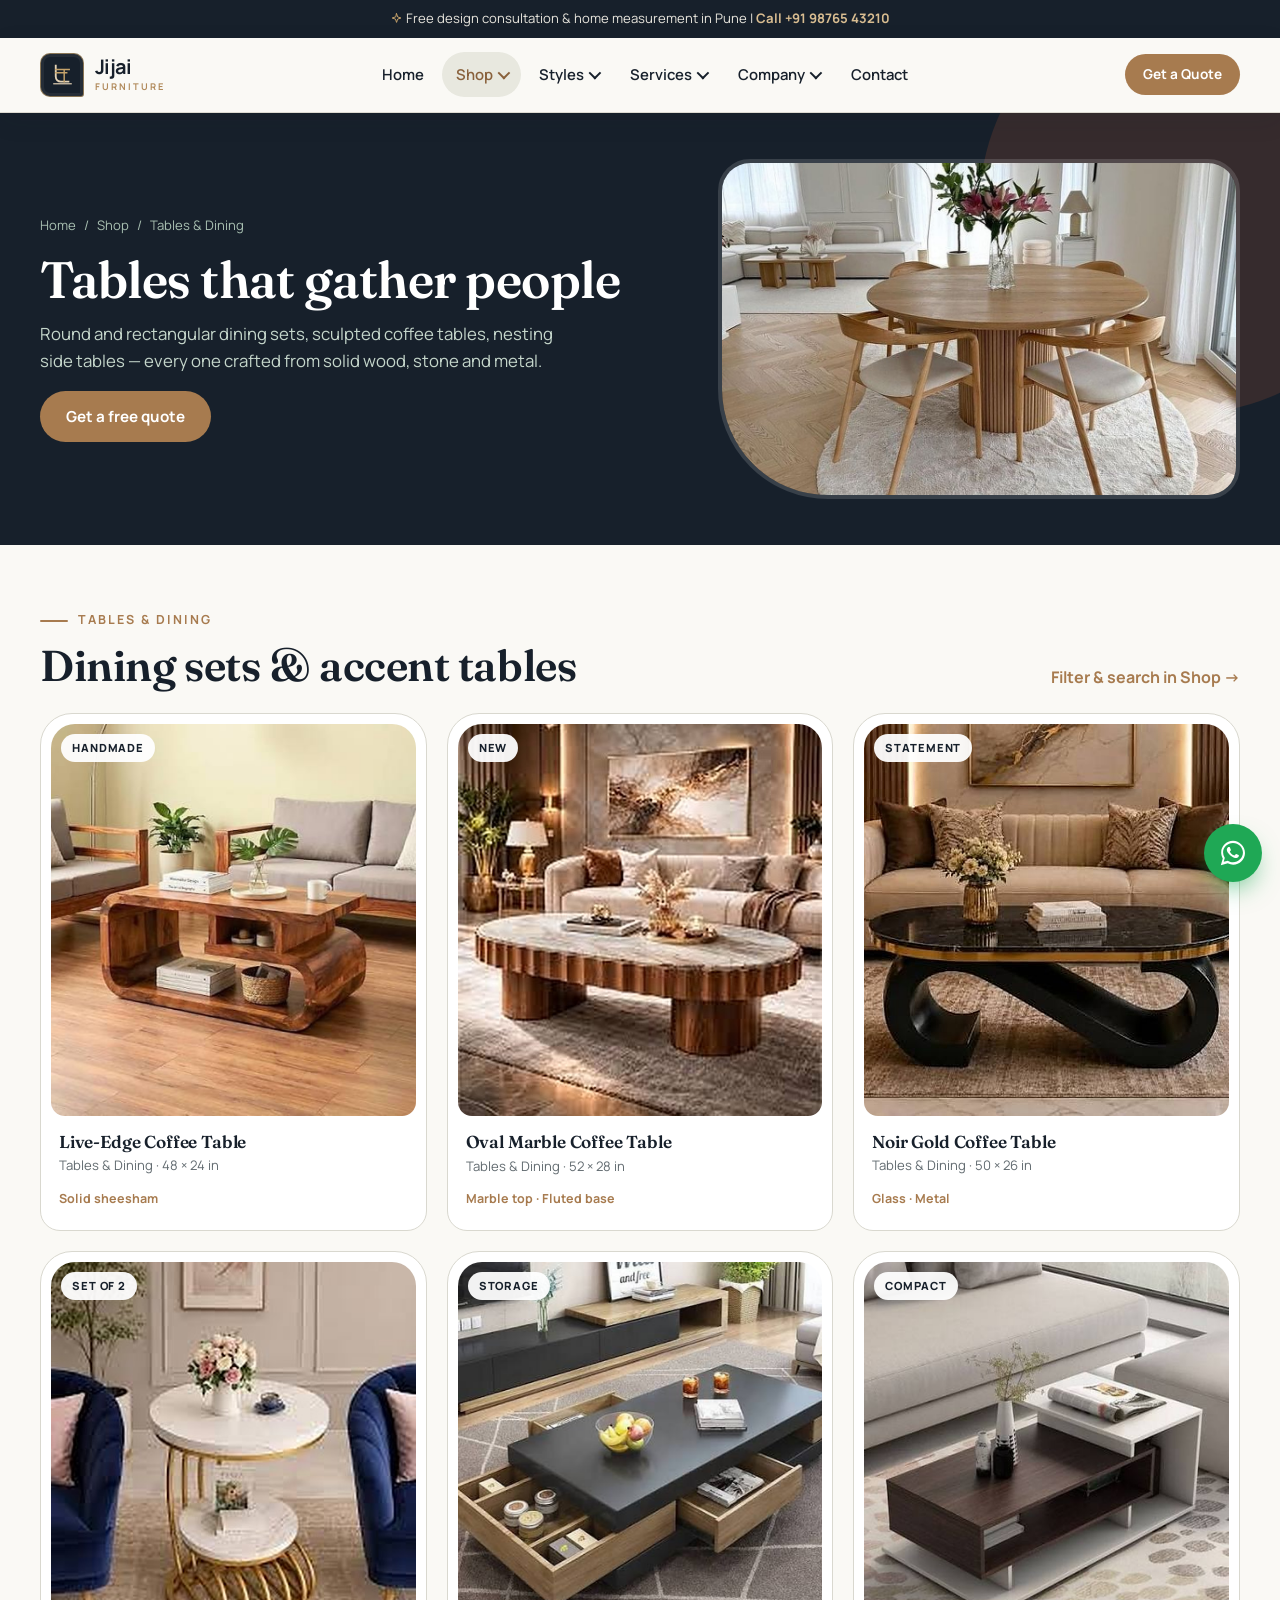
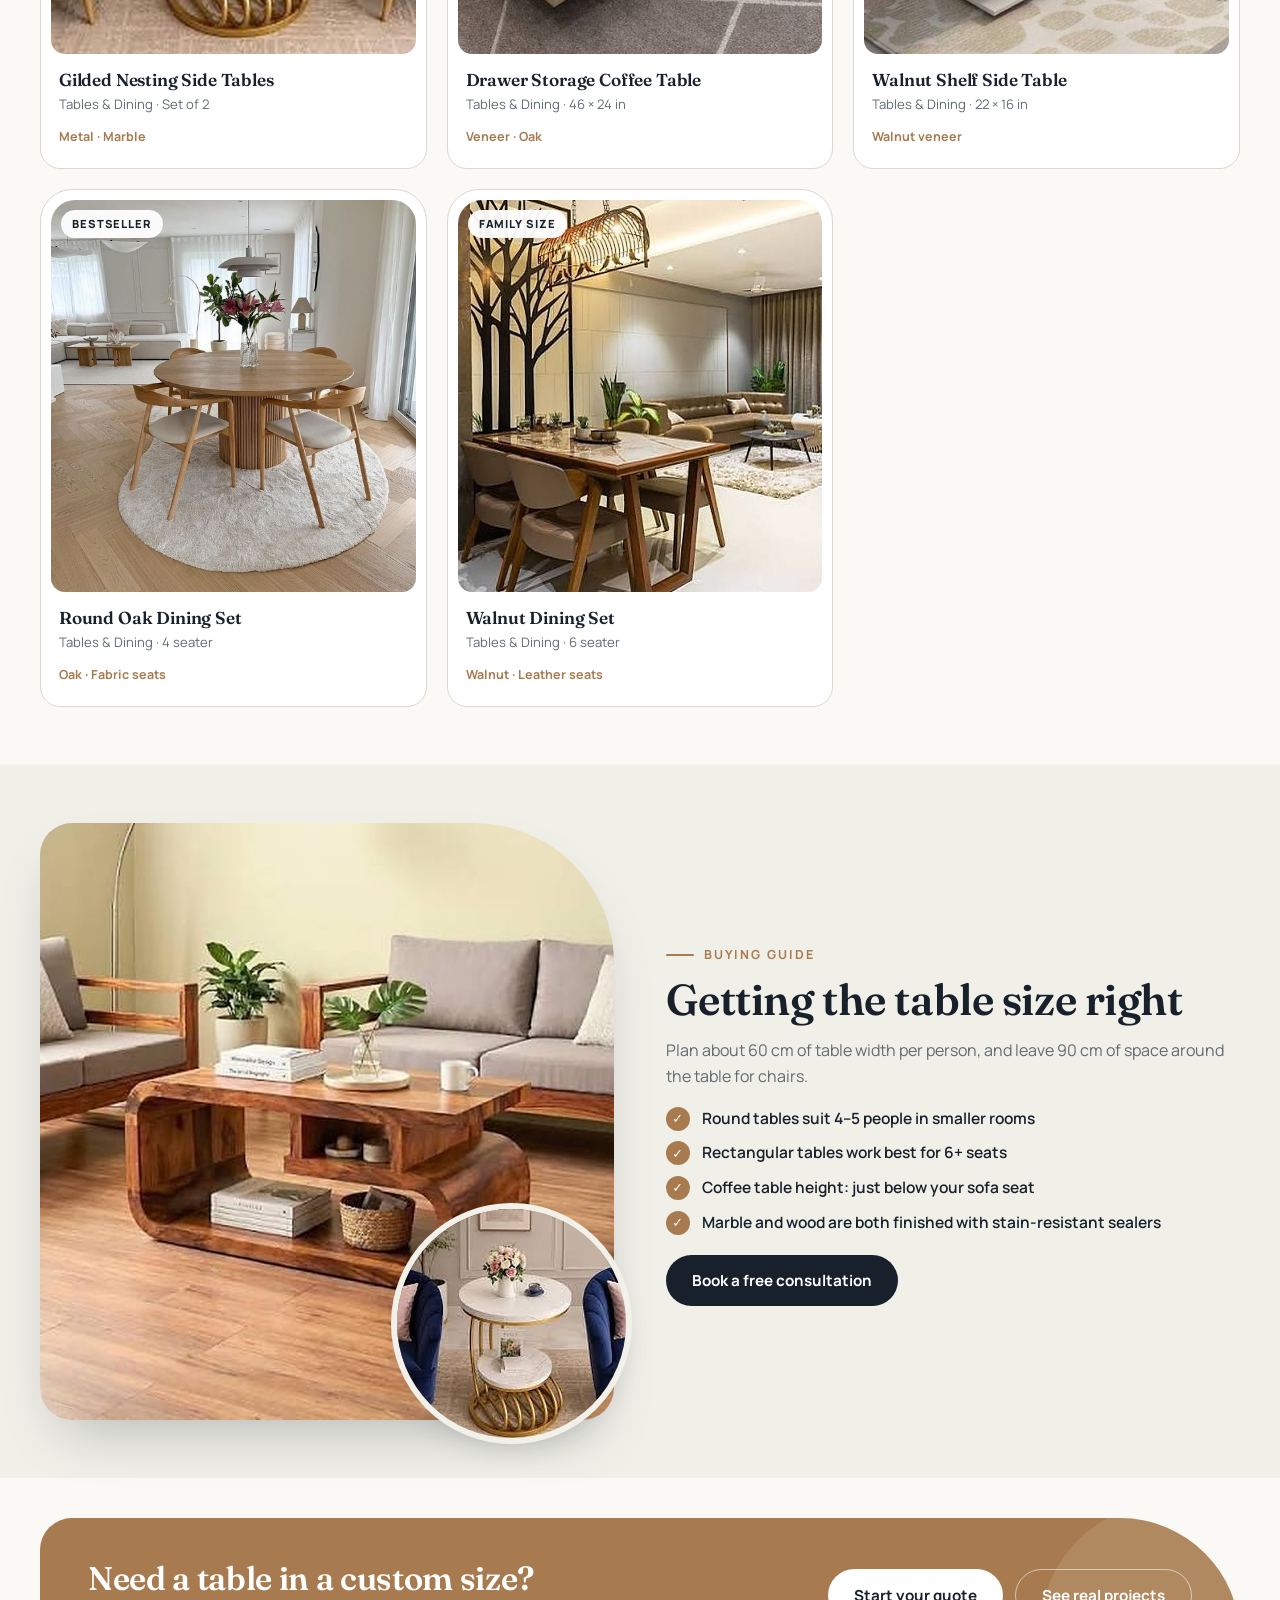
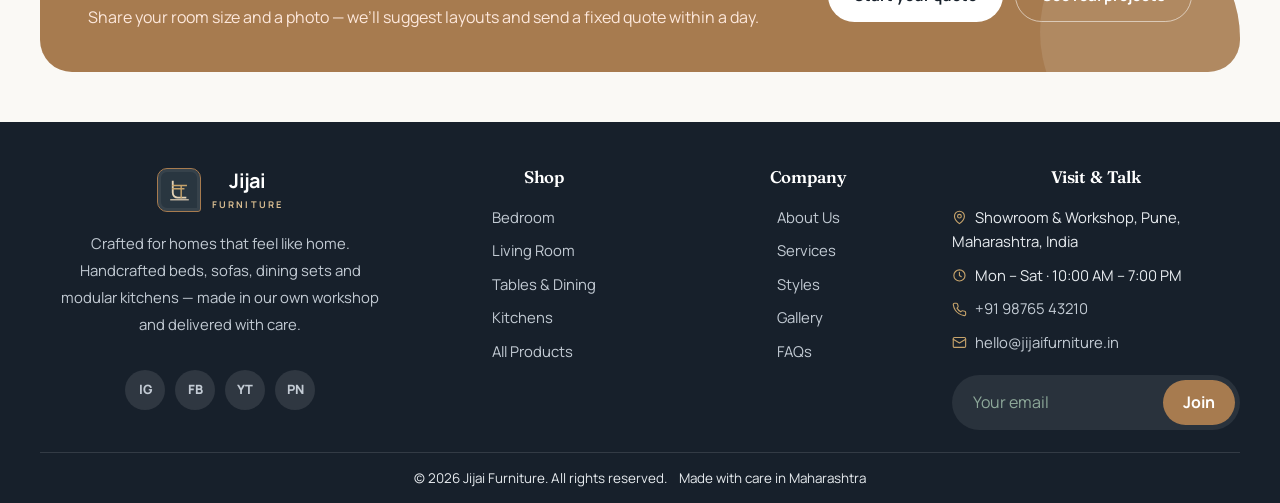
<file: dining.html>
<!doctype html>
<html lang="en">
<head>
<meta charset="utf-8">
<meta name="viewport" content="width=device-width,initial-scale=1">
<title>Tables & Dining Sets – Jijai Furniture</title>
<meta name="description" content="Dining sets, coffee tables and side tables in teak, walnut, marble and gold from Jijai Furniture.">
<link rel="preconnect" href="https://fonts.googleapis.com"><link rel="preconnect" href="https://fonts.gstatic.com" crossorigin>
<link href="https://fonts.googleapis.com/css2?family=Fraunces:ital,opsz,wght@0,9..144,500;0,9..144,600;0,9..144,700;1,9..144,500&family=Manrope:wght@400;500;600;700;800&display=swap" rel="stylesheet">
<link rel="icon" type="image/svg+xml" href="images/favicon.svg">
<link rel="stylesheet" href="css/style.css">
</head>
<body data-page="dining">
<div id="site-header"></div>
<main>
<section class="page-hero">
  <div class="container">
    <div>
      <div class="crumbs"><a href="index.html">Home</a> / <a href="shop.html">Shop</a> / <span>Tables &amp; Dining</span></div>
      <h1>Tables that gather people</h1>
      <p>Round and rectangular dining sets, sculpted coffee tables, nesting side tables — every one crafted from solid wood, stone and metal.</p>
      <a class="btn btn-primary" href="quote.html">Get a free quote</a>
    </div>
    <div class="ph-img"><img src="images/dining-round-oak.jpg" alt="Tables &amp; Dining"></div>
  </div>
</section>

<section class="section">
  <div class="container">
    <div class="row-between reveal">
      <div class="sec-head"><span class="eyebrow">Tables &amp; dining</span><h2>Dining sets &amp; accent tables</h2></div>
      <a class="link-arrow" href="shop.html?cat=tables">Filter &amp; search in Shop →</a>
    </div>
    <div class="pgrid three" data-products data-cat="tables"></div>
  </div>
</section>

<section class="section tint">
  <div class="container split">
    <div class="s-img reveal"><div class="main"><img src="images/table-live-edge-coffee.jpg" alt="Tables &amp; Dining inspiration" loading="lazy"></div><div class="mini"><img src="images/table-gold-side.jpg" alt="" loading="lazy"></div></div>
    <div class="s-txt reveal">
      <span class="eyebrow">Buying guide</span>
      <h2>Getting the table size right</h2>
      <p>Plan about 60 cm of table width per person, and leave 90 cm of space around the table for chairs.</p>
      <ul class="ticks"><li>Round tables suit 4–5 people in smaller rooms</li><li>Rectangular tables work best for 6+ seats</li><li>Coffee table height: just below your sofa seat</li><li>Marble and wood are both finished with stain-resistant sealers</li></ul>
      <a class="btn btn-dark" href="contact.html">Book a free consultation</a>
    </div>
  </div>
</section>

<div class="container cta-wrap">
  <div class="cta reveal">
    <div><h2>Need a table in a custom size?</h2><p>Share your room size and a photo — we’ll suggest layouts and send a fixed quote within a day.</p></div>
    <div class="acts"><a class="btn btn-light" href="quote.html">Start your quote</a><a class="btn btn-ghost-light" href="gallery.html">See real projects</a></div>
  </div>
</div>
</main>
<div id="site-footer"></div>
<script src="js/data.js"></script>
<script src="js/layout.js"></script>
<script src="js/main.js"></script>
</body>
</html>
</file>
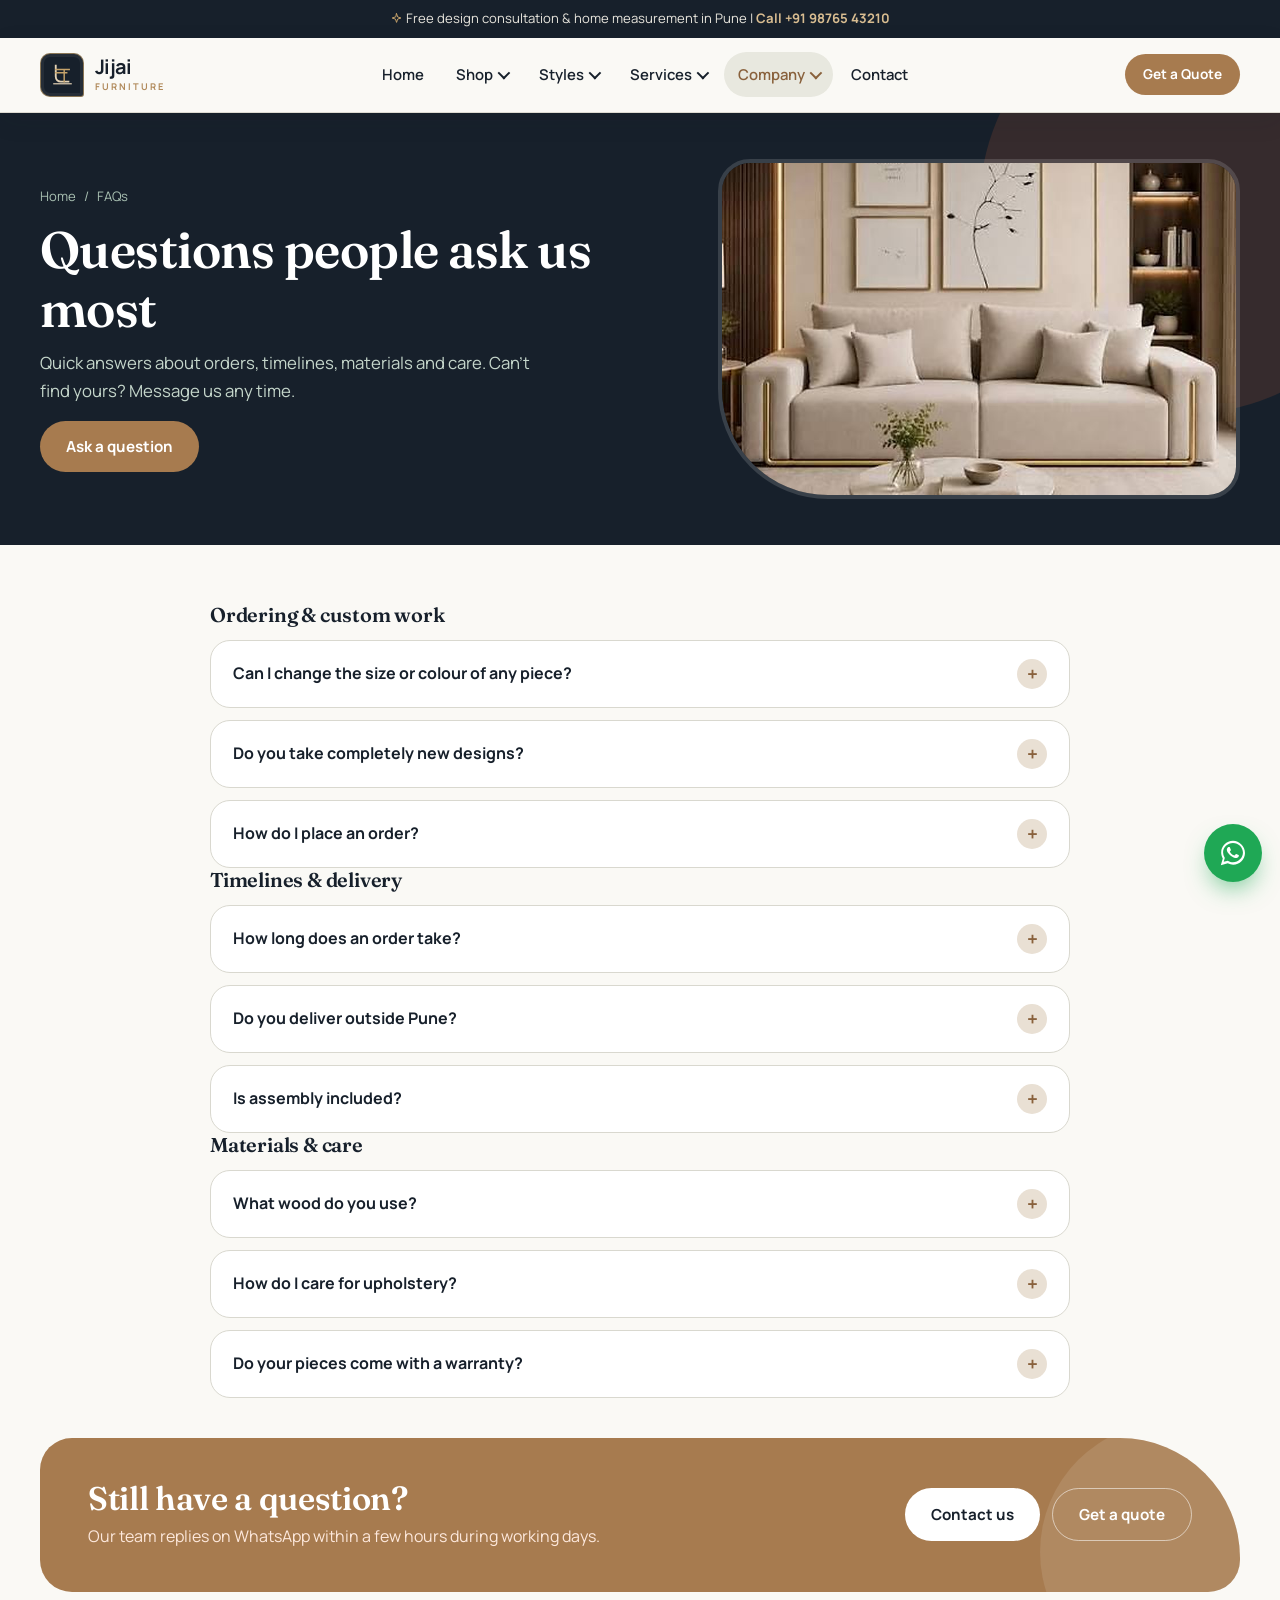
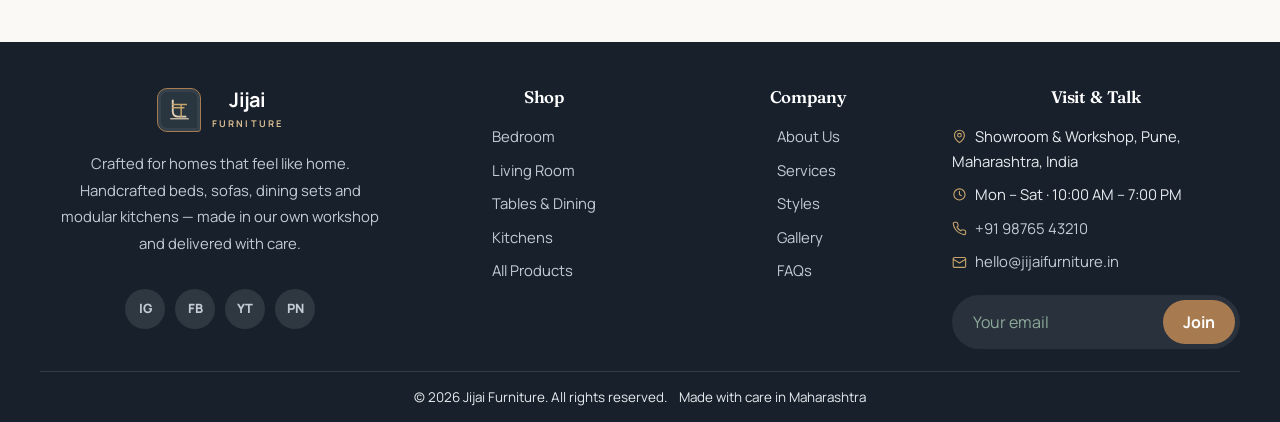
<file: faq.html>
<!doctype html>
<html lang="en">
<head>
<meta charset="utf-8">
<meta name="viewport" content="width=device-width,initial-scale=1">
<title>FAQs – Jijai Furniture</title>
<meta name="description" content="Answers about ordering, delivery, materials and warranty at Jijai Furniture.">
<link rel="preconnect" href="https://fonts.googleapis.com"><link rel="preconnect" href="https://fonts.gstatic.com" crossorigin>
<link href="https://fonts.googleapis.com/css2?family=Fraunces:ital,opsz,wght@0,9..144,500;0,9..144,600;0,9..144,700;1,9..144,500&family=Manrope:wght@400;500;600;700;800&display=swap" rel="stylesheet">
<link rel="icon" type="image/svg+xml" href="images/favicon.svg">
<link rel="stylesheet" href="css/style.css">
</head>
<body data-page="faq">
<div id="site-header"></div>
<main>
<section class="page-hero">
  <div class="container">
    <div>
      <div class="crumbs"><a href="index.html">Home</a> / <span>FAQs</span></div>
      <h1>Questions people ask us most</h1>
      <p>Quick answers about orders, timelines, materials and care. Can’t find yours? Message us any time.</p>
      <a class="btn btn-primary" href="contact.html">Ask a question</a>
    </div>
    <div class="ph-img"><img src="images/sofa-ivory-gold.jpg" alt="FAQs"></div>
  </div>
</section>
<section class="section"><div class="container" style="max-width:860px"><h3 style="margin:0 0 14px">Ordering & custom work</h3><div class="faq"><details class="reveal"><summary>Can I change the size or colour of any piece?</summary><p>Yes. Every design on this site is made to order, so we can adjust dimensions, fabric, wood finish and hardware without an extra “customisation fee”.</p></details><details class="reveal"><summary>Do you take completely new designs?</summary><p>Absolutely. Share a reference photo or sketch and we’ll prepare a 3D preview and a fixed quote before you commit.</p></details><details class="reveal"><summary>How do I place an order?</summary><p>Request a quote, approve the design and pay a 50% advance. The balance is due before delivery.</p></details></div><h3 style="margin:34px 0 14px">Timelines & delivery</h3><div class="faq"><details class="reveal"><summary>How long does an order take?</summary><p>Most sofas and tables take 3–5 weeks, beds 4–6 weeks, kitchens 5–7 weeks and carved royal pieces 8–12 weeks. You get a firm date with your quote.</p></details><details class="reveal"><summary>Do you deliver outside Pune?</summary><p>We deliver across Maharashtra with our own vehicles and can arrange transport to other states. Delivery charges are shown in your quote.</p></details><details class="reveal"><summary>Is assembly included?</summary><p>Yes. Our team assembles everything at your home and removes all packaging.</p></details></div><h3 style="margin:34px 0 14px">Materials & care</h3><div class="faq"><details class="reveal"><summary>What wood do you use?</summary><p>Seasoned teak, sheesham and oak for solid pieces; BWP plywood and engineered boards for kitchens and wardrobes. We can show samples at the showroom.</p></details><details class="reveal"><summary>How do I care for upholstery?</summary><p>Vacuum gently each week, blot spills quickly and avoid direct sunlight. We provide a care card with every piece and offer fabric-protection treatments.</p></details><details class="reveal"><summary>Do your pieces come with a warranty?</summary><p>Frames carry a 5-year warranty against manufacturing defects. Fabric and hardware carry 1 year. Wear and misuse are not covered.</p></details></div></div></section><div class="container cta-wrap">
  <div class="cta reveal">
    <div><h2>Still have a question?</h2><p>Our team replies on WhatsApp within a few hours during working days.</p></div>
    <div class="acts"><a class="btn btn-light" href="contact.html">Contact us</a><a class="btn btn-ghost-light" href="quote.html">Get a quote</a></div>
  </div>
</div>
</main>
<div id="site-footer"></div>
<script src="js/data.js"></script>
<script src="js/layout.js"></script>
<script src="js/main.js"></script>
</body>
</html>
</file>
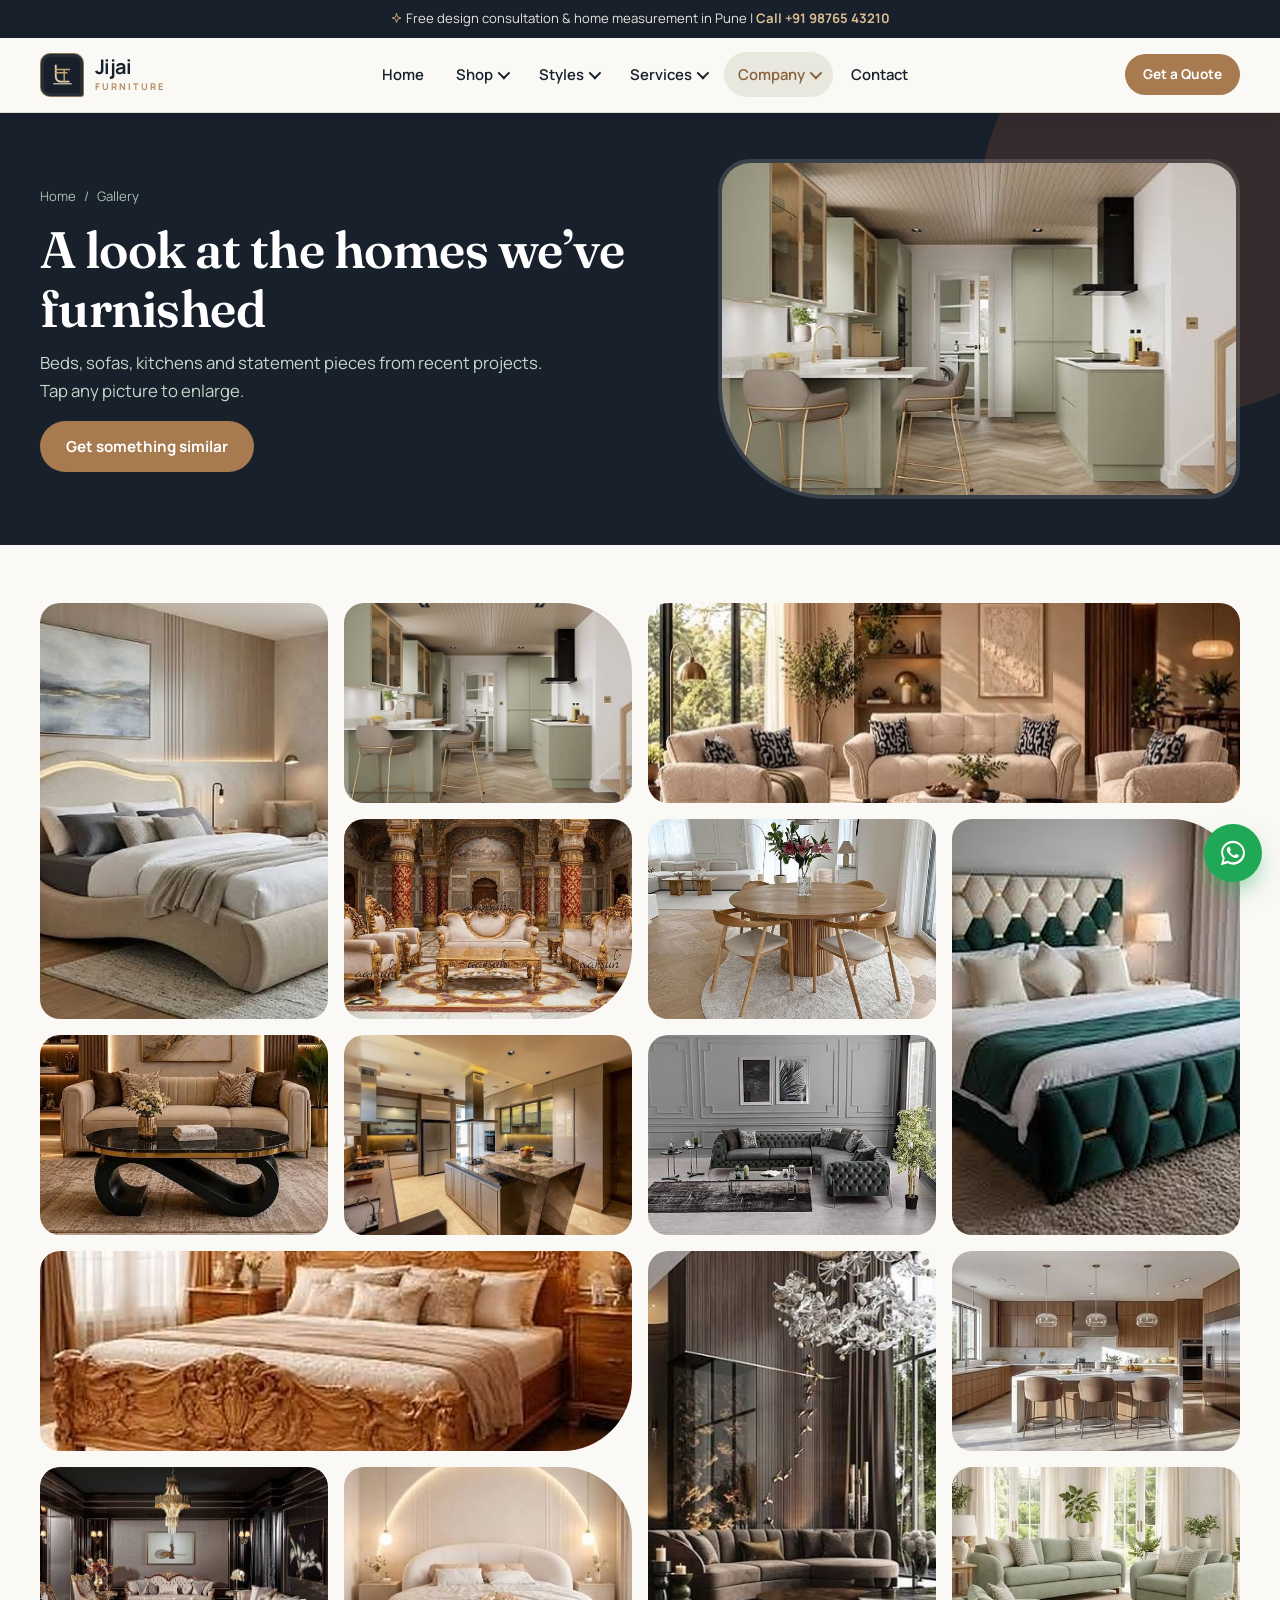
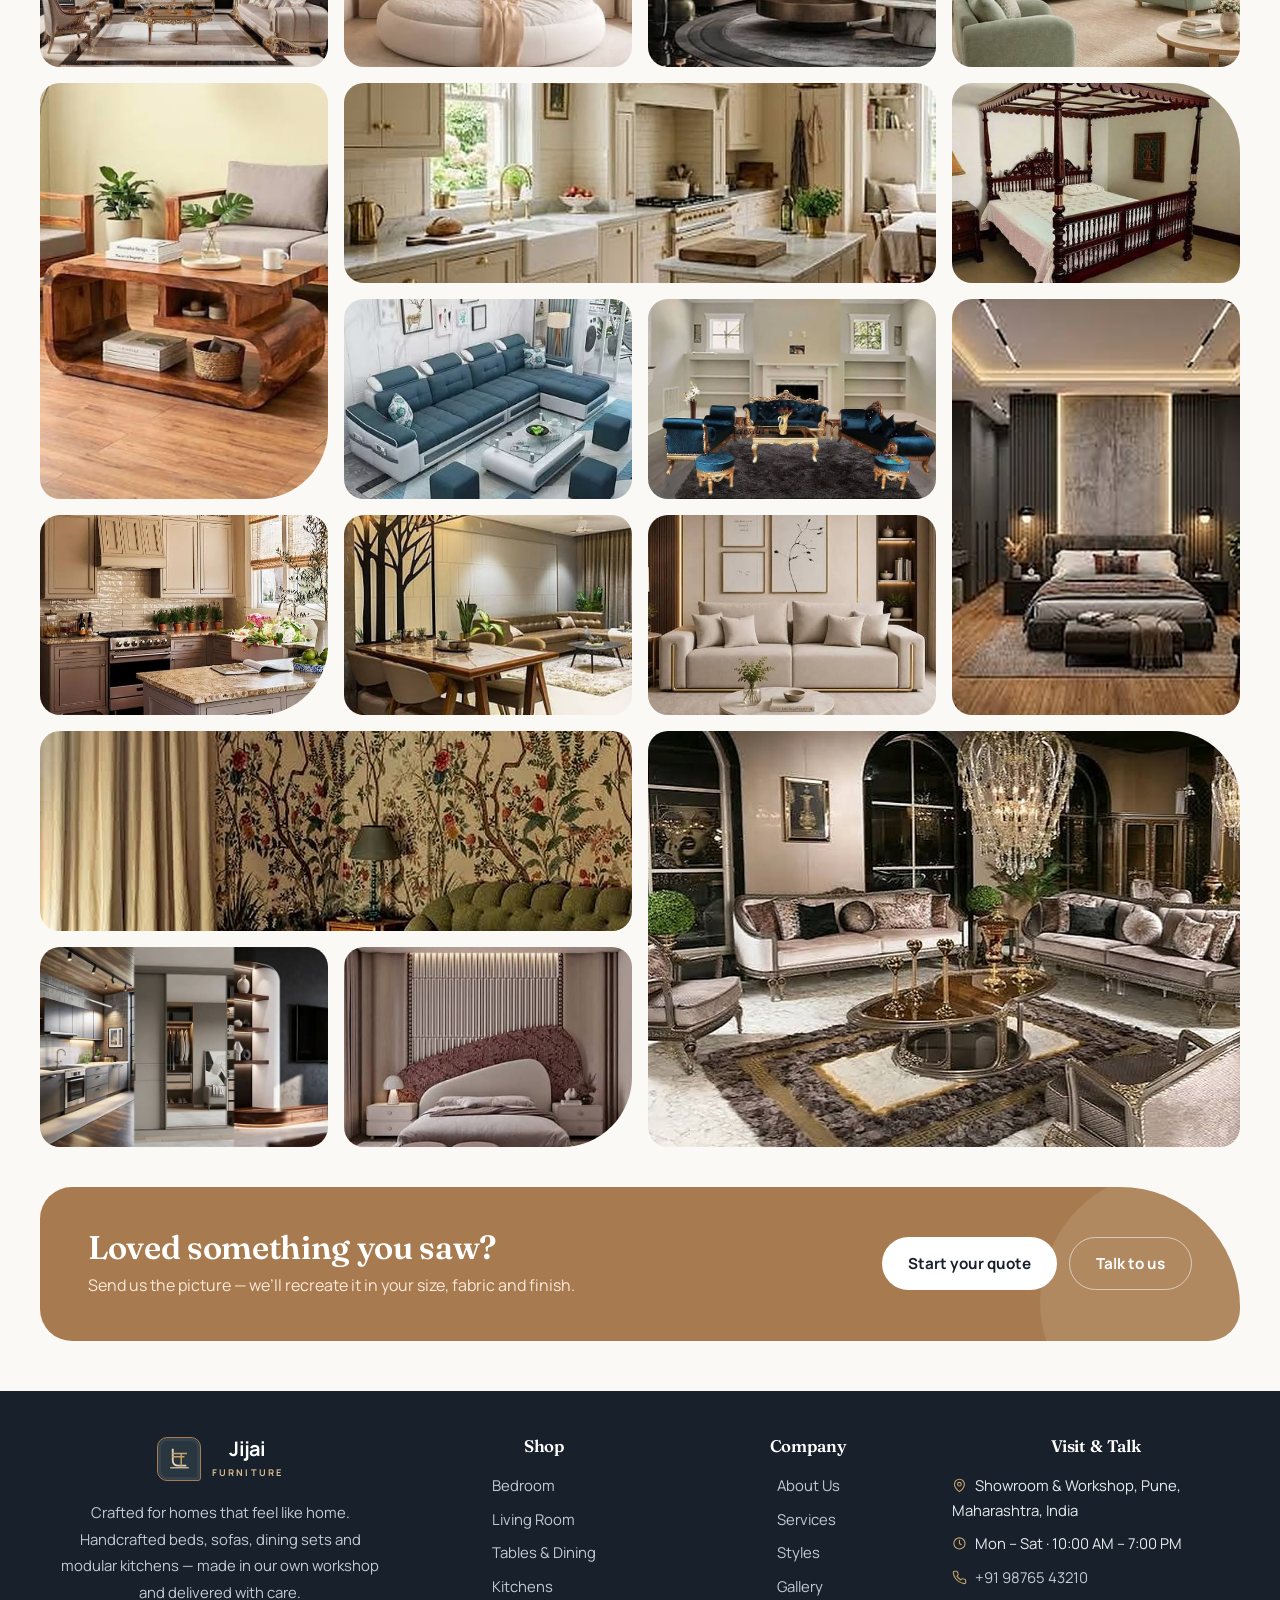
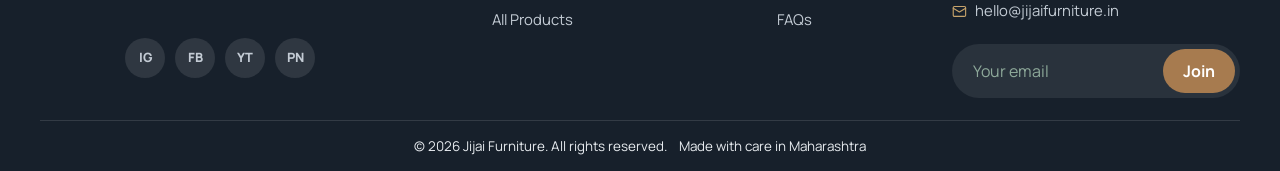
<file: gallery.html>
<!doctype html>
<html lang="en">
<head>
<meta charset="utf-8">
<meta name="viewport" content="width=device-width,initial-scale=1">
<title>Gallery – Jijai Furniture</title>
<meta name="description" content="Photo gallery of furniture and kitchens by Jijai Furniture.">
<link rel="preconnect" href="https://fonts.googleapis.com"><link rel="preconnect" href="https://fonts.gstatic.com" crossorigin>
<link href="https://fonts.googleapis.com/css2?family=Fraunces:ital,opsz,wght@0,9..144,500;0,9..144,600;0,9..144,700;1,9..144,500&family=Manrope:wght@400;500;600;700;800&display=swap" rel="stylesheet">
<link rel="icon" type="image/svg+xml" href="images/favicon.svg">
<link rel="stylesheet" href="css/style.css">
</head>
<body data-page="gallery">
<div id="site-header"></div>
<main>
<section class="page-hero">
  <div class="container">
    <div>
      <div class="crumbs"><a href="index.html">Home</a> / <span>Gallery</span></div>
      <h1>A look at the homes we’ve furnished</h1>
      <p>Beds, sofas, kitchens and statement pieces from recent projects. Tap any picture to enlarge.</p>
      <a class="btn btn-primary" href="quote.html">Get something similar</a>
    </div>
    <div class="ph-img"><img src="images/kitchen-sage.jpg" alt="Gallery"></div>
  </div>
</section>
<section class="section"><div class="container"><div class="bento"><a href="images/bed-cloud-sculpted.jpg" data-cap="Cloud sculpted bed"><img src="images/bed-cloud-sculpted.jpg" alt="Cloud sculpted bed" loading="lazy"></a><a href="images/kitchen-sage.jpg" data-cap="Sage shaker kitchen"><img src="images/kitchen-sage.jpg" alt="Sage shaker kitchen" loading="lazy"></a><a href="images/sofa-boucle-set.jpg" data-cap="Bouclé lounge"><img src="images/sofa-boucle-set.jpg" alt="Bouclé lounge" loading="lazy"></a><a href="images/royal-palace-hall.jpg" data-cap="Maharaja hall collection"><img src="images/royal-palace-hall.jpg" alt="Maharaja hall collection" loading="lazy"></a><a href="images/dining-round-oak.jpg" data-cap="Round oak dining"><img src="images/dining-round-oak.jpg" alt="Round oak dining" loading="lazy"></a><a href="images/bed-emerald-tufted.jpg" data-cap="Emerald tufted bed"><img src="images/bed-emerald-tufted.jpg" alt="Emerald tufted bed" loading="lazy"></a><a href="images/table-black-gold-coffee.jpg" data-cap="Noir gold coffee table"><img src="images/table-black-gold-coffee.jpg" alt="Noir gold coffee table" loading="lazy"></a><a href="images/kitchen-granite-island.jpg" data-cap="Granite island kitchen"><img src="images/kitchen-granite-island.jpg" alt="Granite island kitchen" loading="lazy"></a><a href="images/sofa-grey-chesterfield.jpg" data-cap="Grey chesterfield corner"><img src="images/sofa-grey-chesterfield.jpg" alt="Grey chesterfield corner" loading="lazy"></a><a href="images/bed-heritage-teak.jpg" data-cap="Heritage carved bed"><img src="images/bed-heritage-teak.jpg" alt="Heritage carved bed" loading="lazy"></a><a href="images/living-luxe-lounge.jpg" data-cap="Luxe curved lounge"><img src="images/living-luxe-lounge.jpg" alt="Luxe curved lounge" loading="lazy"></a><a href="images/kitchen-walnut-island.jpg" data-cap="Walnut island kitchen"><img src="images/kitchen-walnut-island.jpg" alt="Walnut island kitchen" loading="lazy"></a><a href="images/royal-noir-gold.jpg" data-cap="Noir & gold salon"><img src="images/royal-noir-gold.jpg" alt="Noir & gold salon" loading="lazy"></a><a href="images/bed-halo-round.jpg" data-cap="Halo round bed"><img src="images/bed-halo-round.jpg" alt="Halo round bed" loading="lazy"></a><a href="images/sofa-sage-set.jpg" data-cap="Sage family set"><img src="images/sofa-sage-set.jpg" alt="Sage family set" loading="lazy"></a><a href="images/table-live-edge-coffee.jpg" data-cap="Live-edge coffee table"><img src="images/table-live-edge-coffee.jpg" alt="Live-edge coffee table" loading="lazy"></a><a href="images/kitchen-classic-cream.jpg" data-cap="Classic cream kitchen"><img src="images/kitchen-classic-cream.jpg" alt="Classic cream kitchen" loading="lazy"></a><a href="images/bed-malabar-fourposter.jpg" data-cap="Malabar four-poster"><img src="images/bed-malabar-fourposter.jpg" alt="Malabar four-poster" loading="lazy"></a><a href="images/sofa-teal-sectional.jpg" data-cap="Lagoon sectional"><img src="images/sofa-teal-sectional.jpg" alt="Lagoon sectional" loading="lazy"></a><a href="images/royal-blue-velvet.jpg" data-cap="Sapphire royal set"><img src="images/royal-blue-velvet.jpg" alt="Sapphire royal set" loading="lazy"></a><a href="images/bedroom-noir-suite.jpg" data-cap="Noir bedroom suite"><img src="images/bedroom-noir-suite.jpg" alt="Noir bedroom suite" loading="lazy"></a><a href="images/kitchen-taupe-island.jpg" data-cap="Taupe island kitchen"><img src="images/kitchen-taupe-island.jpg" alt="Taupe island kitchen" loading="lazy"></a><a href="images/dining-walnut-set.jpg" data-cap="Walnut dining set"><img src="images/dining-walnut-set.jpg" alt="Walnut dining set" loading="lazy"></a><a href="images/bed-garden-scallop.jpg" data-cap="Garden scallop bed"><img src="images/bed-garden-scallop.jpg" alt="Garden scallop bed" loading="lazy"></a><a href="images/sofa-ivory-gold.jpg" data-cap="Ivory gilded sofa"><img src="images/sofa-ivory-gold.jpg" alt="Ivory gilded sofa" loading="lazy"></a><a href="images/royal-living-chandelier.jpg" data-cap="Chandelier lounge"><img src="images/royal-living-chandelier.jpg" alt="Chandelier lounge" loading="lazy"></a><a href="images/kitchen-charcoal-wardrobe.jpg" data-cap="Charcoal kitchen"><img src="images/kitchen-charcoal-wardrobe.jpg" alt="Charcoal kitchen" loading="lazy"></a><a href="images/bed-dune-curve.jpg" data-cap="Dune curve bed"><img src="images/bed-dune-curve.jpg" alt="Dune curve bed" loading="lazy"></a></div></div></section><div class="container cta-wrap">
  <div class="cta reveal">
    <div><h2>Loved something you saw?</h2><p>Send us the picture — we’ll recreate it in your size, fabric and finish.</p></div>
    <div class="acts"><a class="btn btn-light" href="quote.html">Start your quote</a><a class="btn btn-ghost-light" href="contact.html">Talk to us</a></div>
  </div>
</div>
</main>
<div id="site-footer"></div>
<script src="js/data.js"></script>
<script src="js/layout.js"></script>
<script src="js/main.js"></script>
</body>
</html>
</file>
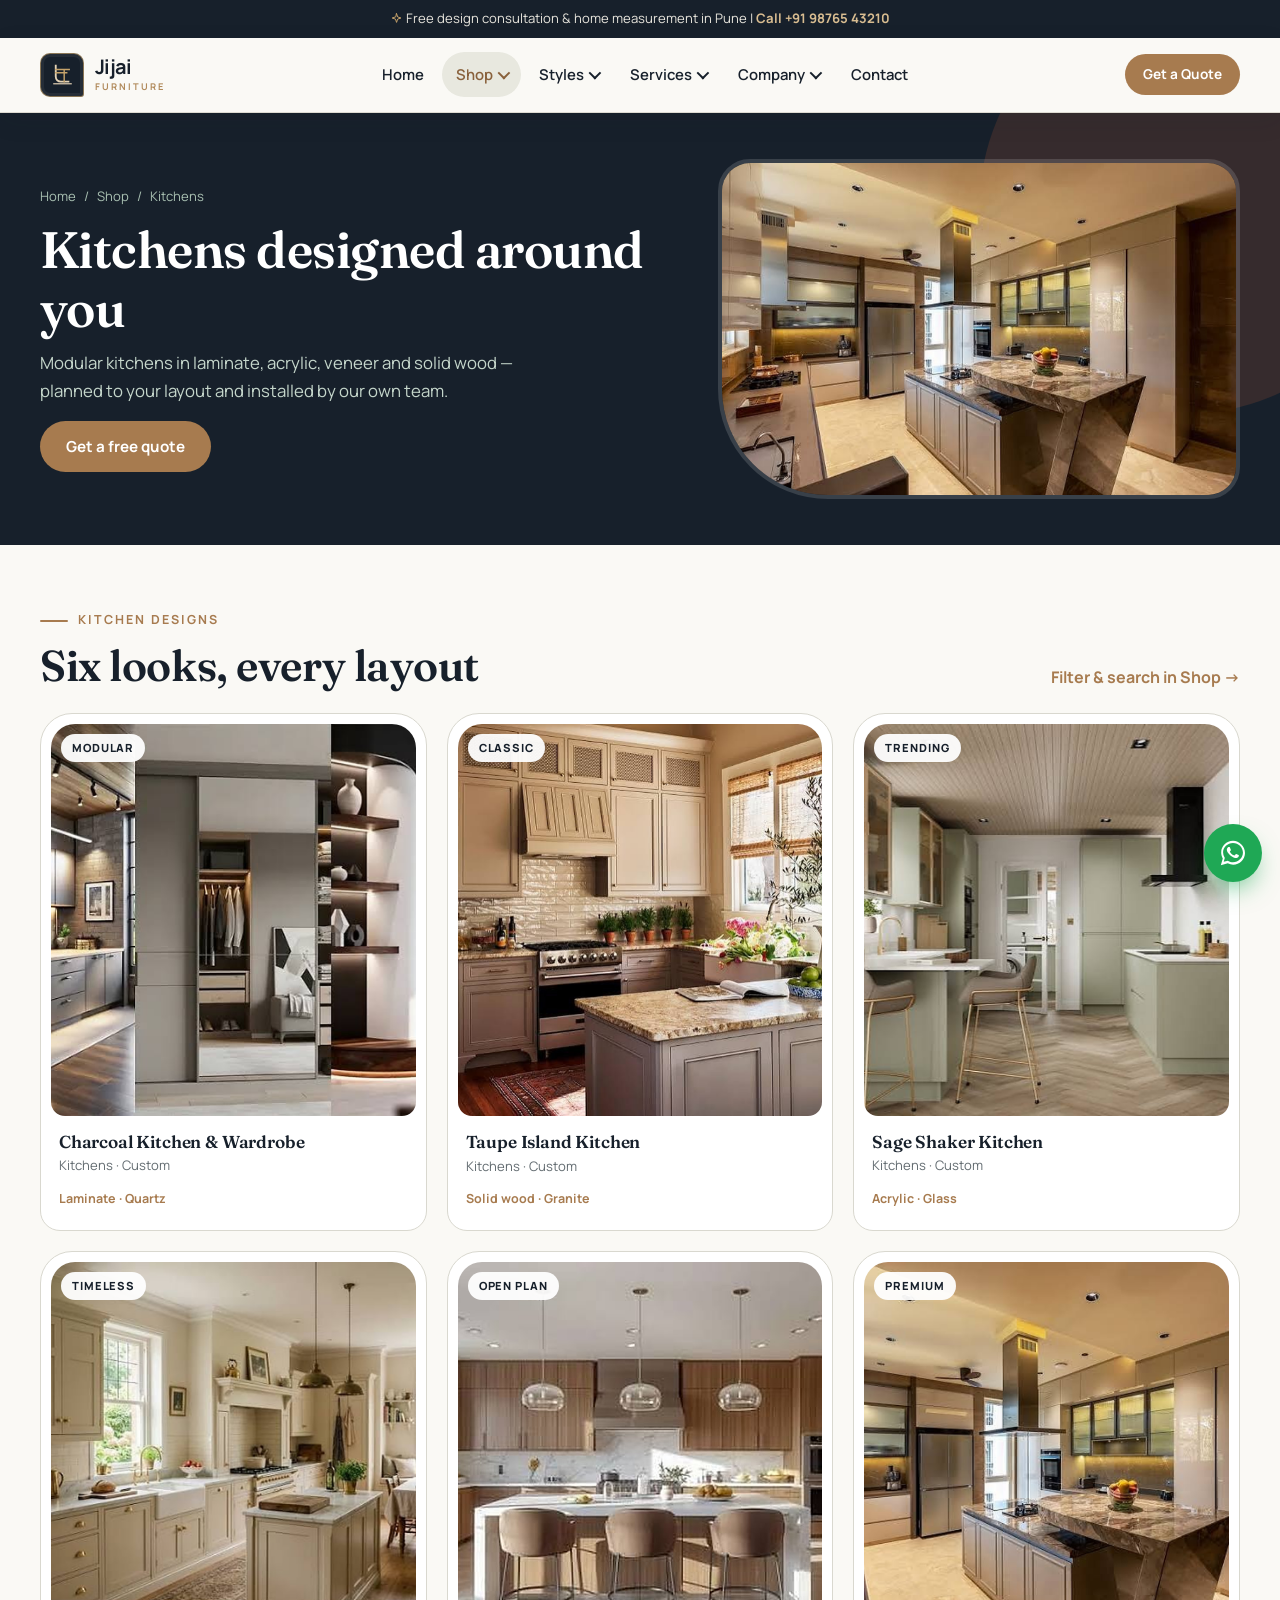
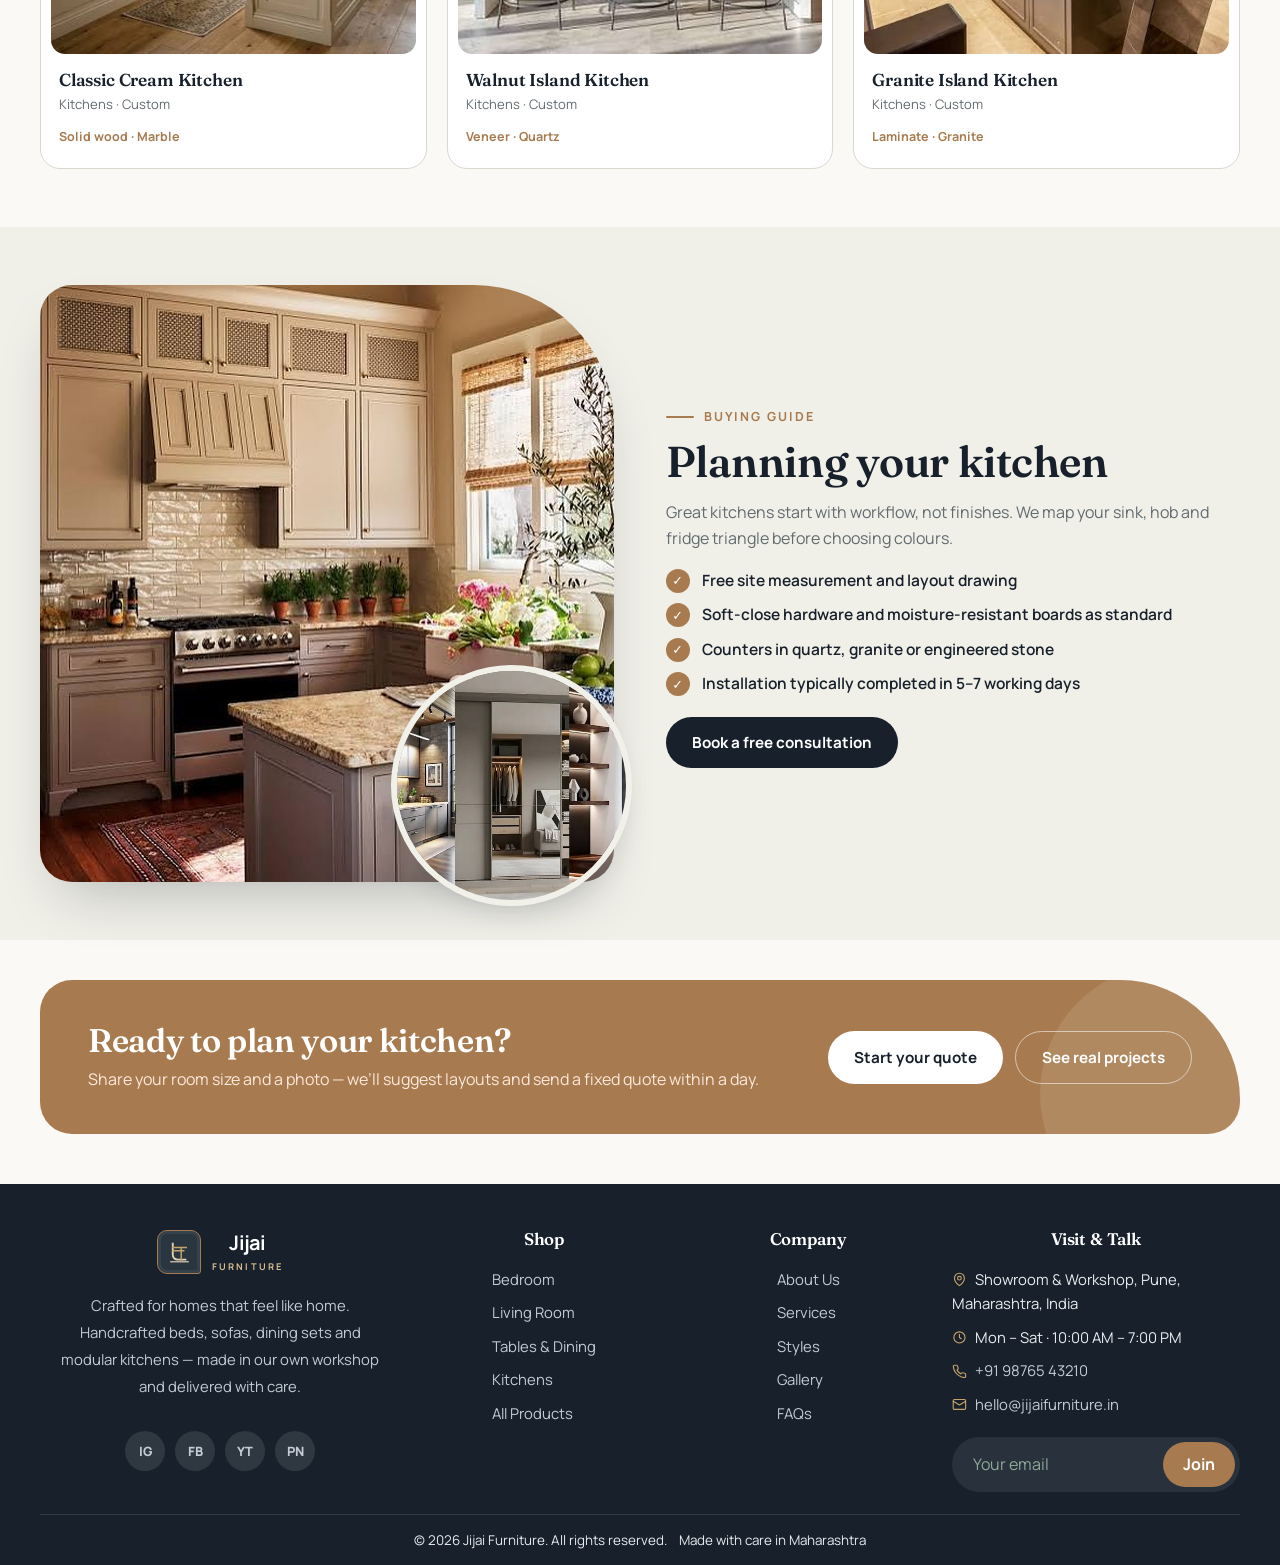
<file: kitchens.html>
<!doctype html>
<html lang="en">
<head>
<meta charset="utf-8">
<meta name="viewport" content="width=device-width,initial-scale=1">
<title>Modular Kitchens – Jijai Furniture</title>
<meta name="description" content="Island, L-shaped and open modular kitchens designed and installed by Jijai Furniture.">
<link rel="preconnect" href="https://fonts.googleapis.com"><link rel="preconnect" href="https://fonts.gstatic.com" crossorigin>
<link href="https://fonts.googleapis.com/css2?family=Fraunces:ital,opsz,wght@0,9..144,500;0,9..144,600;0,9..144,700;1,9..144,500&family=Manrope:wght@400;500;600;700;800&display=swap" rel="stylesheet">
<link rel="icon" type="image/svg+xml" href="images/favicon.svg">
<link rel="stylesheet" href="css/style.css">
</head>
<body data-page="kitchens">
<div id="site-header"></div>
<main>
<section class="page-hero">
  <div class="container">
    <div>
      <div class="crumbs"><a href="index.html">Home</a> / <a href="shop.html">Shop</a> / <span>Kitchens</span></div>
      <h1>Kitchens designed around you</h1>
      <p>Modular kitchens in laminate, acrylic, veneer and solid wood — planned to your layout and installed by our own team.</p>
      <a class="btn btn-primary" href="quote.html">Get a free quote</a>
    </div>
    <div class="ph-img"><img src="images/kitchen-granite-island.jpg" alt="Kitchens"></div>
  </div>
</section>

<section class="section">
  <div class="container">
    <div class="row-between reveal">
      <div class="sec-head"><span class="eyebrow">Kitchen designs</span><h2>Six looks, every layout</h2></div>
      <a class="link-arrow" href="shop.html?cat=kitchen">Filter &amp; search in Shop →</a>
    </div>
    <div class="pgrid three" data-products data-cat="kitchen"></div>
  </div>
</section>

<section class="section tint">
  <div class="container split">
    <div class="s-img reveal"><div class="main"><img src="images/kitchen-taupe-island.jpg" alt="Kitchens inspiration" loading="lazy"></div><div class="mini"><img src="images/kitchen-charcoal-wardrobe.jpg" alt="" loading="lazy"></div></div>
    <div class="s-txt reveal">
      <span class="eyebrow">Buying guide</span>
      <h2>Planning your kitchen</h2>
      <p>Great kitchens start with workflow, not finishes. We map your sink, hob and fridge triangle before choosing colours.</p>
      <ul class="ticks"><li>Free site measurement and layout drawing</li><li>Soft-close hardware and moisture-resistant boards as standard</li><li>Counters in quartz, granite or engineered stone</li><li>Installation typically completed in 5–7 working days</li></ul>
      <a class="btn btn-dark" href="contact.html">Book a free consultation</a>
    </div>
  </div>
</section>

<div class="container cta-wrap">
  <div class="cta reveal">
    <div><h2>Ready to plan your kitchen?</h2><p>Share your room size and a photo — we’ll suggest layouts and send a fixed quote within a day.</p></div>
    <div class="acts"><a class="btn btn-light" href="quote.html">Start your quote</a><a class="btn btn-ghost-light" href="gallery.html">See real projects</a></div>
  </div>
</div>
</main>
<div id="site-footer"></div>
<script src="js/data.js"></script>
<script src="js/layout.js"></script>
<script src="js/main.js"></script>
</body>
</html>
</file>
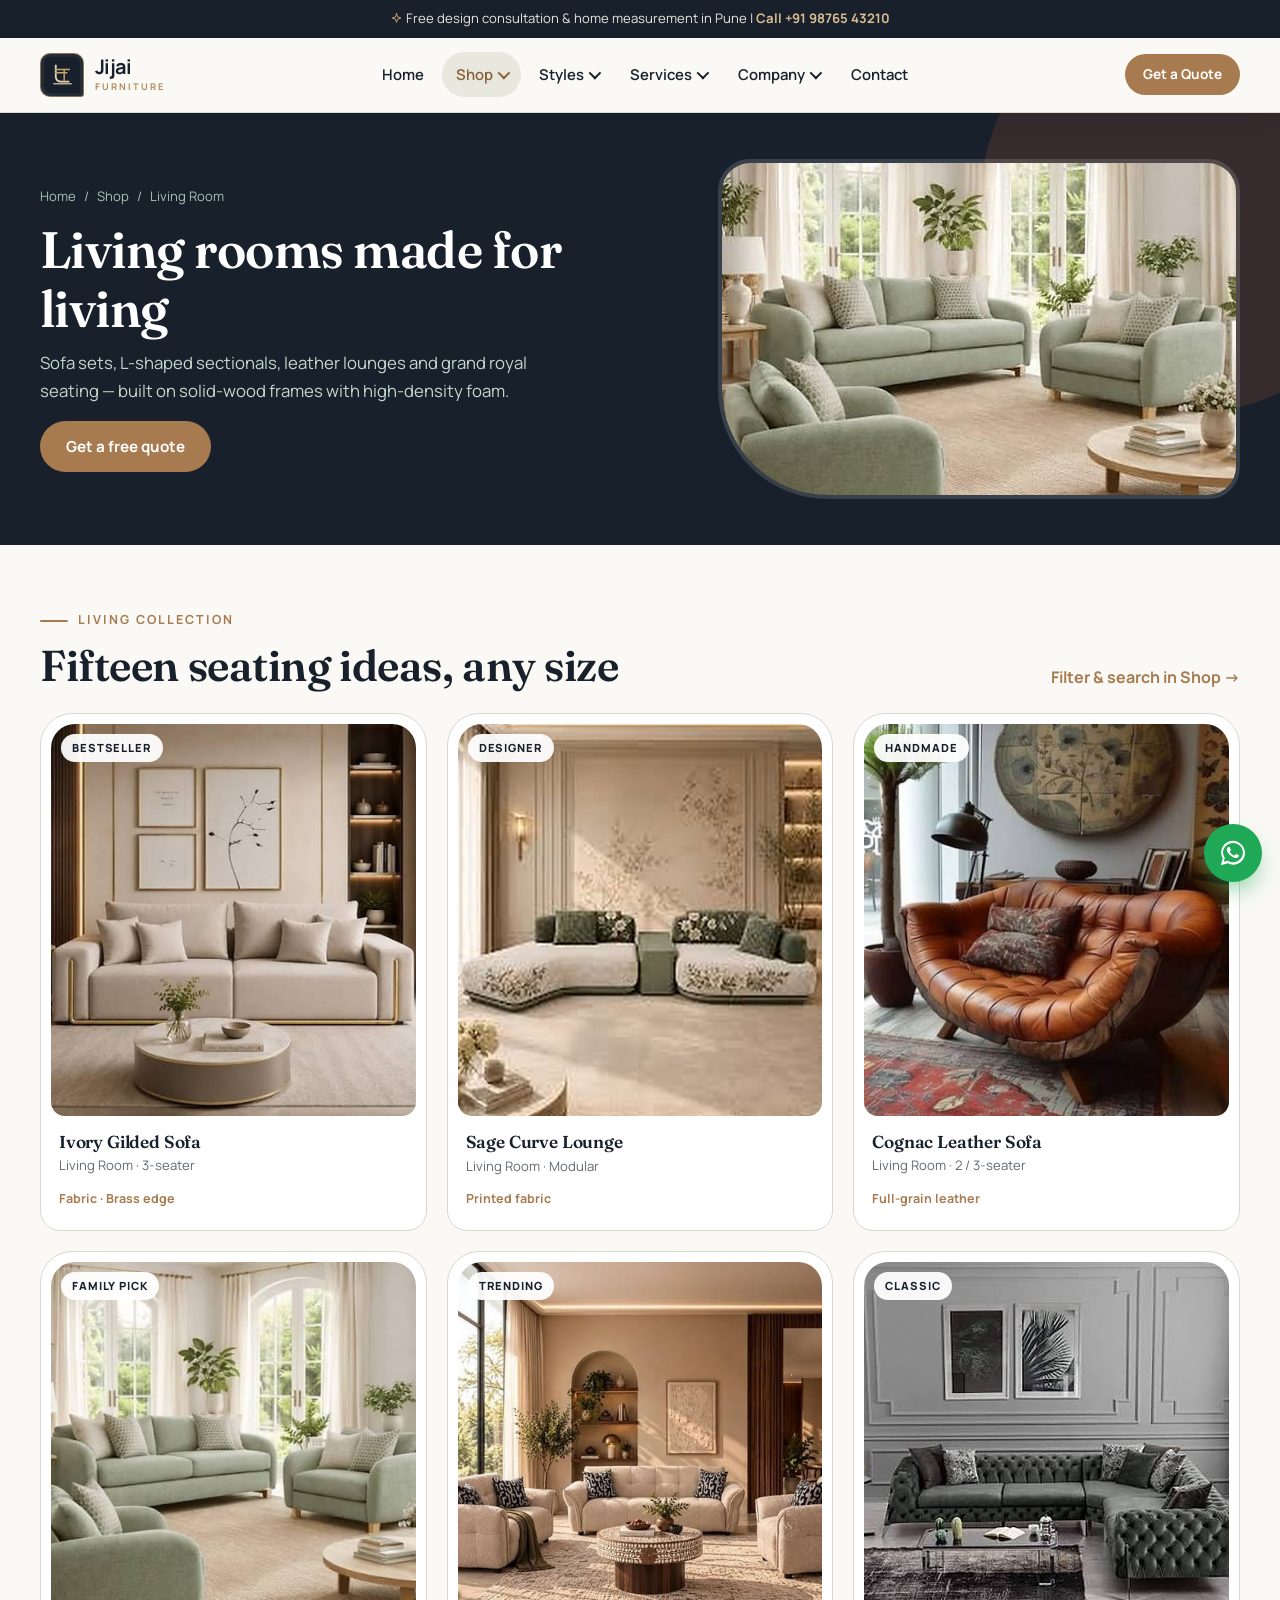
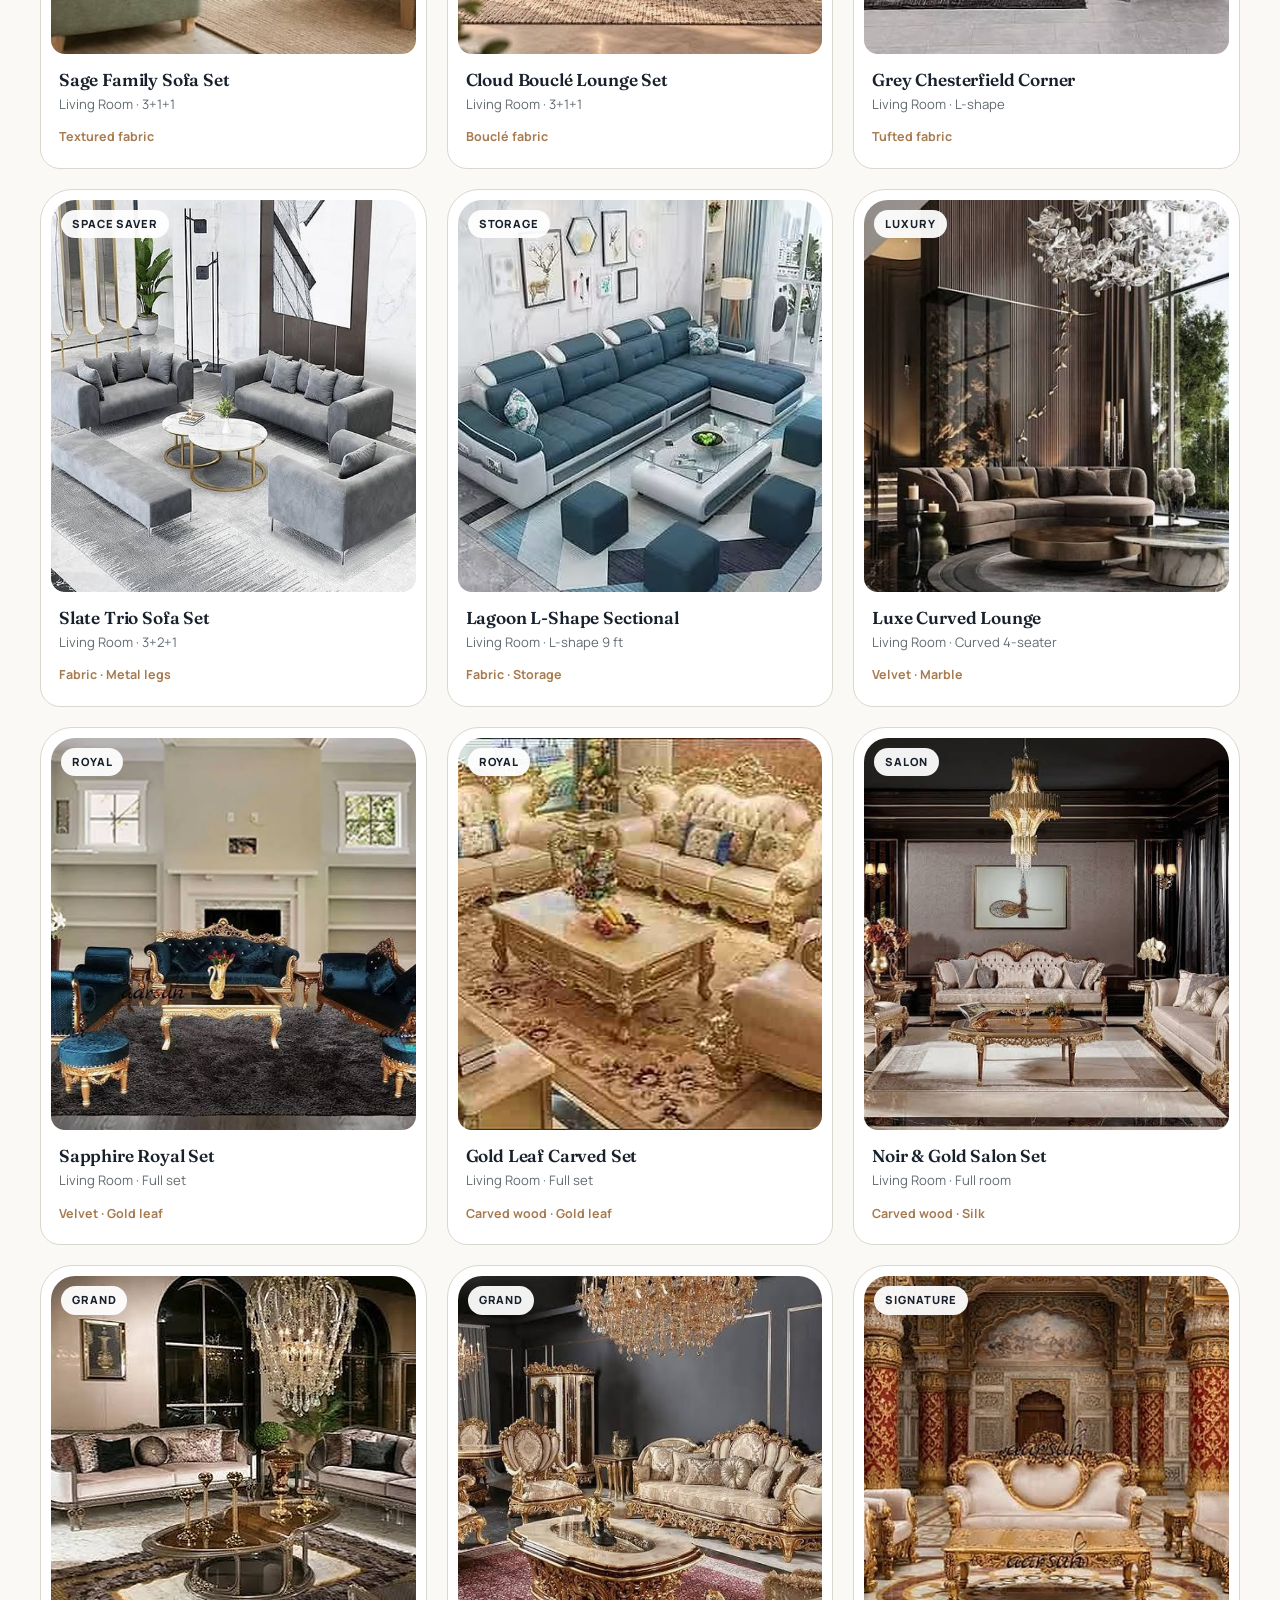
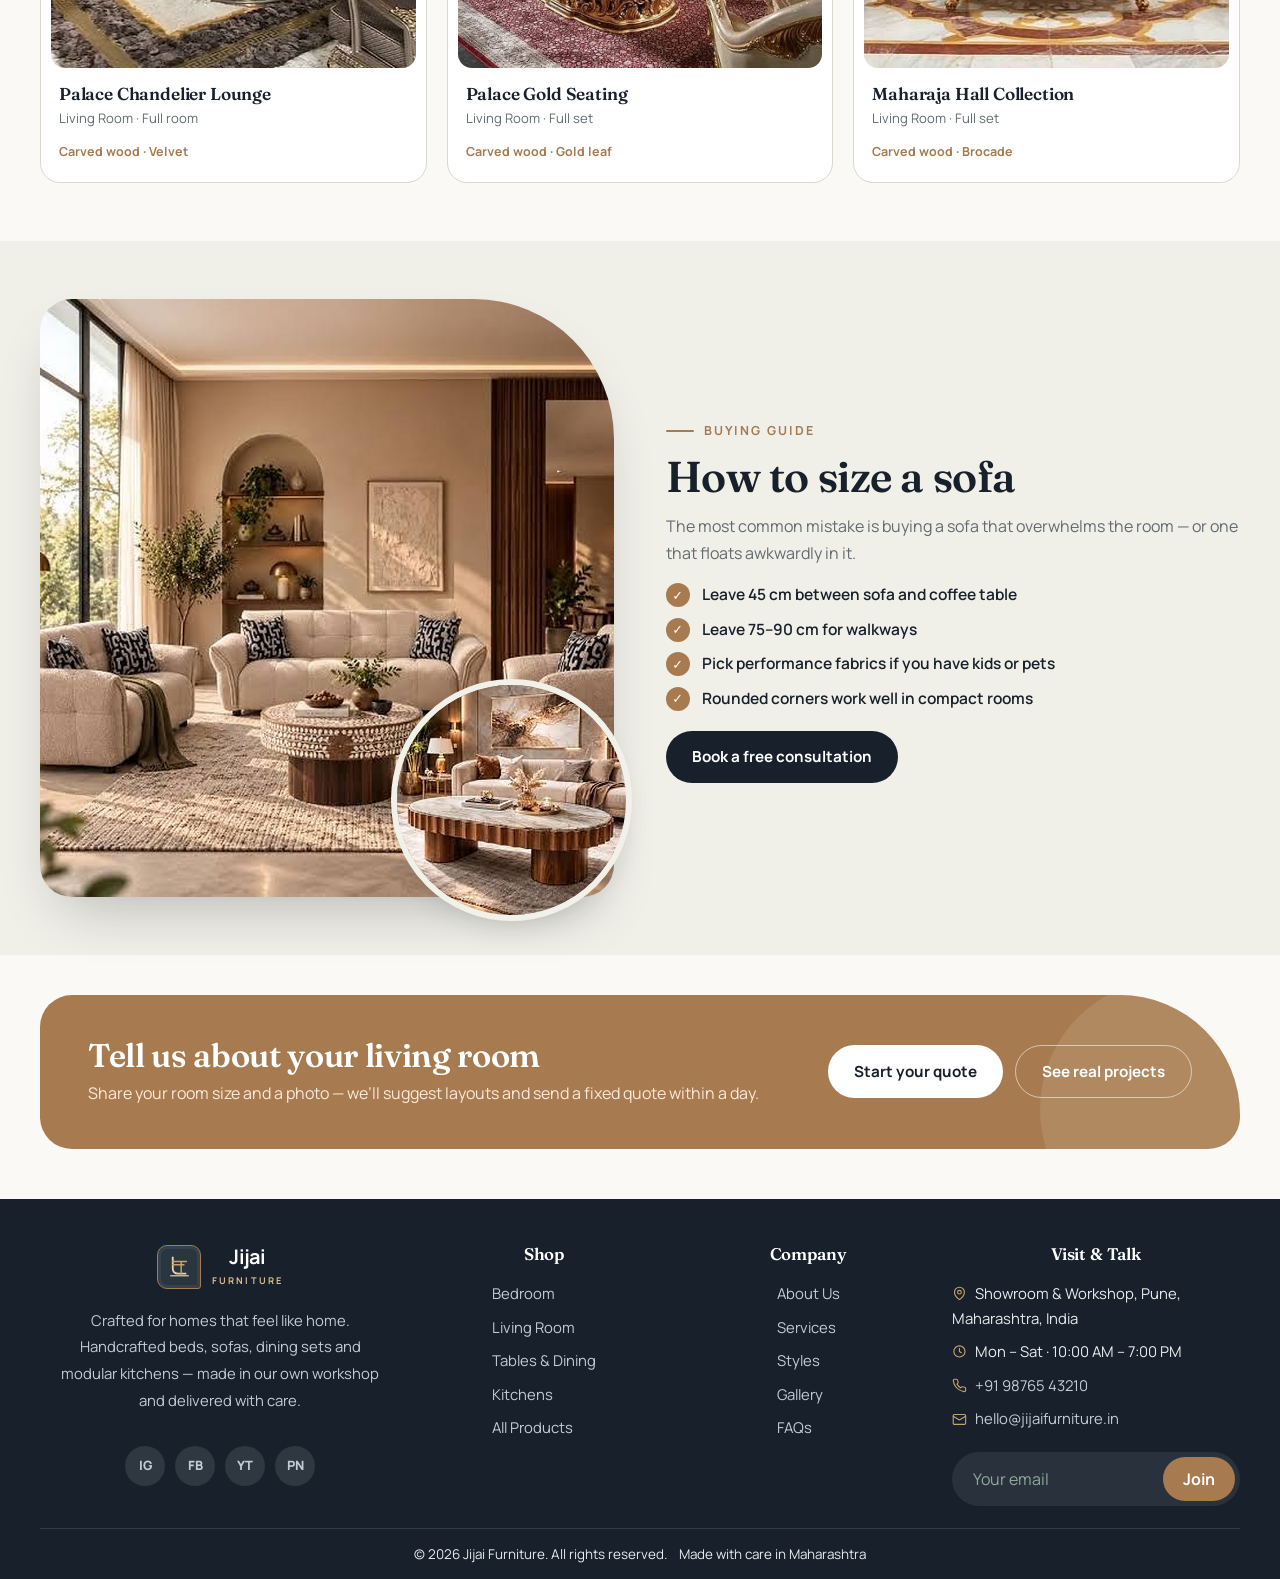
<file: living.html>
<!doctype html>
<html lang="en">
<head>
<meta charset="utf-8">
<meta name="viewport" content="width=device-width,initial-scale=1">
<title>Sofas & Living Room Furniture – Jijai Furniture</title>
<meta name="description" content="Sofa sets, sectionals, leather lounges and royal seating by Jijai Furniture – made to order.">
<link rel="preconnect" href="https://fonts.googleapis.com"><link rel="preconnect" href="https://fonts.gstatic.com" crossorigin>
<link href="https://fonts.googleapis.com/css2?family=Fraunces:ital,opsz,wght@0,9..144,500;0,9..144,600;0,9..144,700;1,9..144,500&family=Manrope:wght@400;500;600;700;800&display=swap" rel="stylesheet">
<link rel="icon" type="image/svg+xml" href="images/favicon.svg">
<link rel="stylesheet" href="css/style.css">
</head>
<body data-page="living">
<div id="site-header"></div>
<main>
<section class="page-hero">
  <div class="container">
    <div>
      <div class="crumbs"><a href="index.html">Home</a> / <a href="shop.html">Shop</a> / <span>Living Room</span></div>
      <h1>Living rooms made for living</h1>
      <p>Sofa sets, L-shaped sectionals, leather lounges and grand royal seating — built on solid-wood frames with high-density foam.</p>
      <a class="btn btn-primary" href="quote.html">Get a free quote</a>
    </div>
    <div class="ph-img"><img src="images/sofa-sage-set.jpg" alt="Living Room"></div>
  </div>
</section>

<section class="section">
  <div class="container">
    <div class="row-between reveal">
      <div class="sec-head"><span class="eyebrow">Living collection</span><h2>Fifteen seating ideas, any size</h2></div>
      <a class="link-arrow" href="shop.html?cat=living">Filter &amp; search in Shop →</a>
    </div>
    <div class="pgrid three" data-products data-cat="living"></div>
  </div>
</section>

<section class="section tint">
  <div class="container split">
    <div class="s-img reveal"><div class="main"><img src="images/sofa-boucle-set.jpg" alt="Living Room inspiration" loading="lazy"></div><div class="mini"><img src="images/table-oval-marble-coffee.jpg" alt="" loading="lazy"></div></div>
    <div class="s-txt reveal">
      <span class="eyebrow">Buying guide</span>
      <h2>How to size a sofa</h2>
      <p>The most common mistake is buying a sofa that overwhelms the room — or one that floats awkwardly in it.</p>
      <ul class="ticks"><li>Leave 45 cm between sofa and coffee table</li><li>Leave 75–90 cm for walkways</li><li>Pick performance fabrics if you have kids or pets</li><li>Rounded corners work well in compact rooms</li></ul>
      <a class="btn btn-dark" href="contact.html">Book a free consultation</a>
    </div>
  </div>
</section>

<div class="container cta-wrap">
  <div class="cta reveal">
    <div><h2>Tell us about your living room</h2><p>Share your room size and a photo — we’ll suggest layouts and send a fixed quote within a day.</p></div>
    <div class="acts"><a class="btn btn-light" href="quote.html">Start your quote</a><a class="btn btn-ghost-light" href="gallery.html">See real projects</a></div>
  </div>
</div>
</main>
<div id="site-footer"></div>
<script src="js/data.js"></script>
<script src="js/layout.js"></script>
<script src="js/main.js"></script>
</body>
</html>
</file>
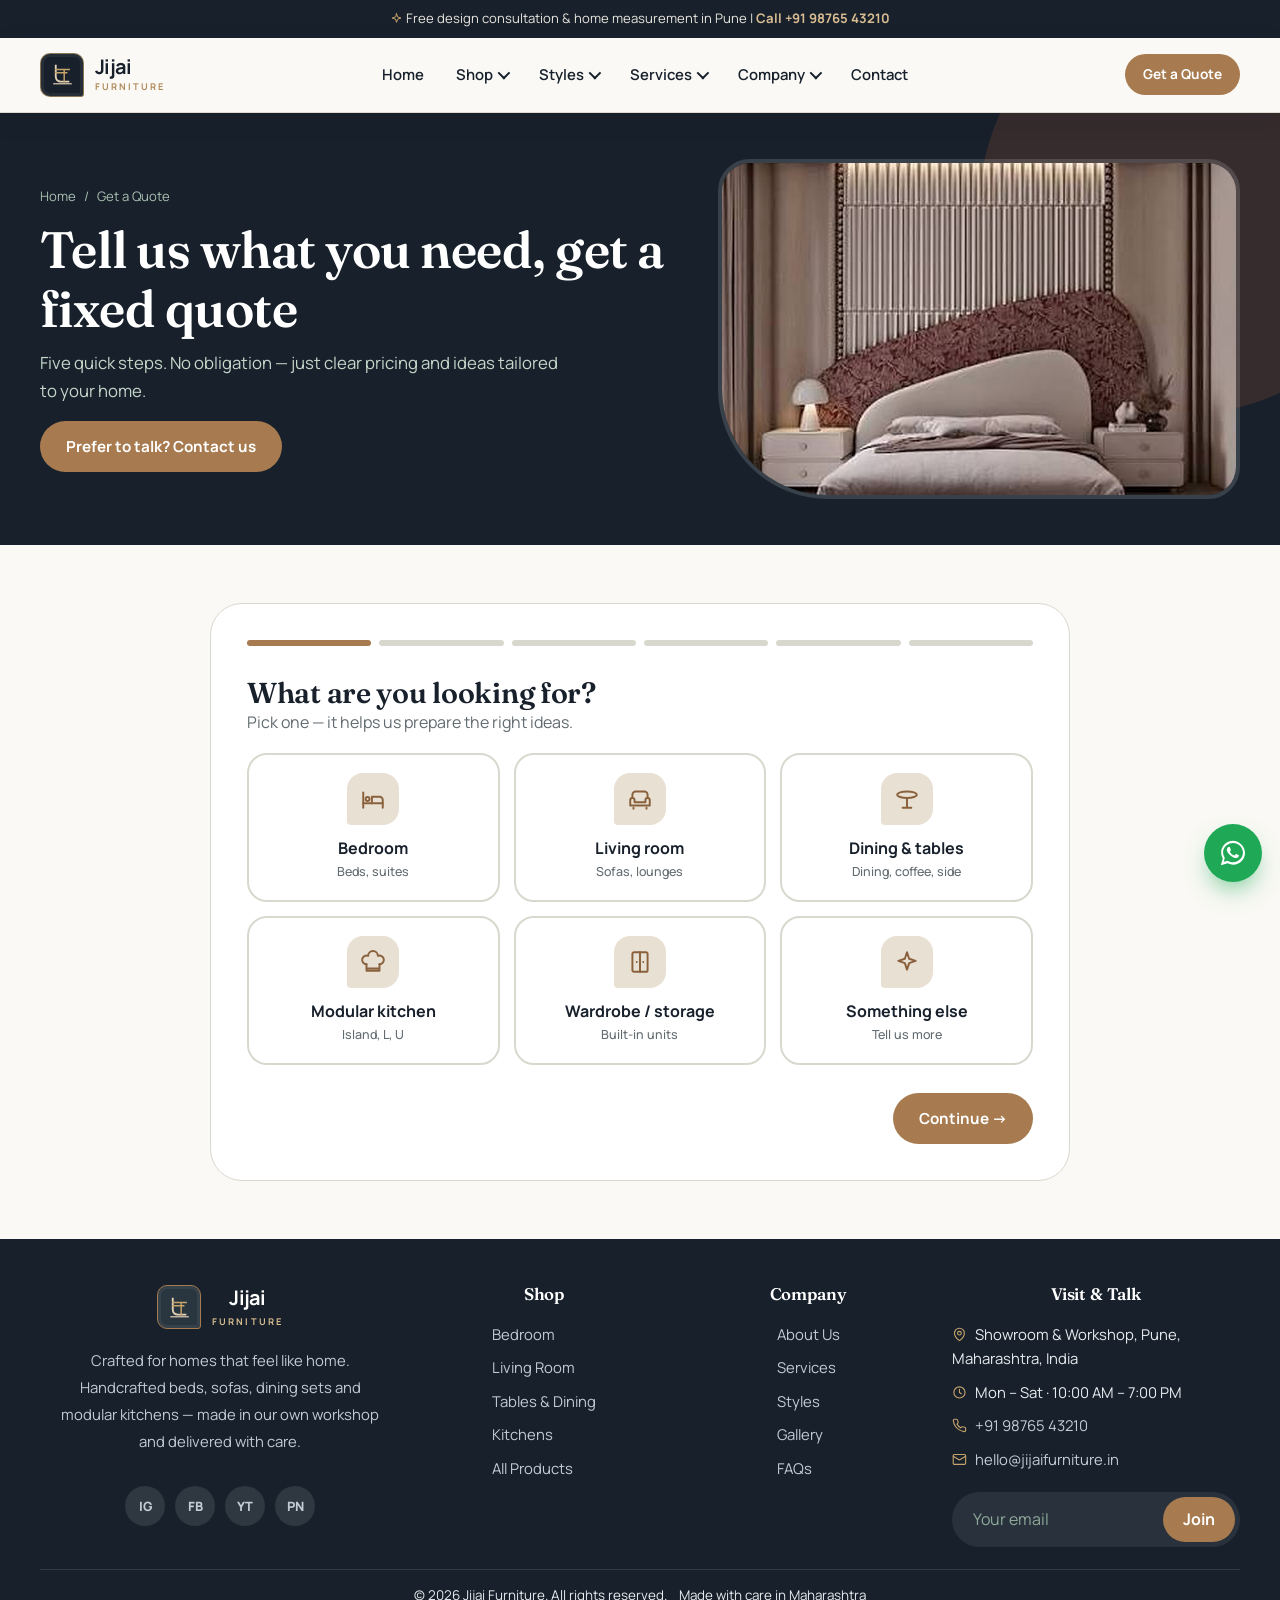
<file: quote.html>
<!doctype html>
<html lang="en">
<head>
<meta charset="utf-8">
<meta name="viewport" content="width=device-width,initial-scale=1">
<title>Get a Free Quote – Jijai Furniture</title>
<meta name="description" content="Request a quote for custom furniture or a modular kitchen from Jijai Furniture.">
<link rel="preconnect" href="https://fonts.googleapis.com"><link rel="preconnect" href="https://fonts.gstatic.com" crossorigin>
<link href="https://fonts.googleapis.com/css2?family=Fraunces:ital,opsz,wght@0,9..144,500;0,9..144,600;0,9..144,700;1,9..144,500&family=Manrope:wght@400;500;600;700;800&display=swap" rel="stylesheet">
<link rel="icon" type="image/svg+xml" href="images/favicon.svg">
<link rel="stylesheet" href="css/style.css">
</head>
<body data-page="quote">
<div id="site-header"></div>
<main>
<section class="page-hero">
  <div class="container">
    <div>
      <div class="crumbs"><a href="index.html">Home</a> / <span>Get a Quote</span></div>
      <h1>Tell us what you need, get a fixed quote</h1>
      <p>Five quick steps. No obligation — just clear pricing and ideas tailored to your home.</p>
      <a class="btn btn-primary" href="contact.html">Prefer to talk? Contact us</a>
    </div>
    <div class="ph-img"><img src="images/bed-dune-curve.jpg" alt="Get a Quote"></div>
  </div>
</section>
<section class="section"><div class="container"><div class="wiz card" id="wizard"><div class="progress"><i class="on"></i><i></i><i></i><i></i><i></i><i></i></div><div class="wiz-step on"><h2 style="font-size:1.8rem">What are you looking for?</h2><p>Pick one — it helps us prepare the right ideas.</p><div class="opts" data-key="need"><button type="button" class="opt" data-val="Bedroom"><span class="e"><svg class="ic-svg" viewBox="0 0 24 24" fill="none" stroke="currentColor" stroke-width="1.8" stroke-linecap="round" stroke-linejoin="round" aria-hidden="true"><path d="M3 20V6"/><path d="M3 16h18v4"/><path d="M21 16v-3a3 3 0 0 0-3-3h-7v6"/><circle cx="7" cy="12" r="1.8"/></svg></span>Bedroom<small>Beds, suites</small></button><button type="button" class="opt" data-val="Living room"><span class="e"><svg class="ic-svg" viewBox="0 0 24 24" fill="none" stroke="currentColor" stroke-width="1.8" stroke-linecap="round" stroke-linejoin="round" aria-hidden="true"><path d="M5 11V8a3 3 0 0 1 3-3h8a3 3 0 0 1 3 3v3"/><path d="M3 13a2 2 0 0 1 4 0v2h10v-2a2 2 0 0 1 4 0v5H3z"/><path d="M6 20v1M18 20v1"/></svg></span>Living room<small>Sofas, lounges</small></button><button type="button" class="opt" data-val="Dining & tables"><span class="e"><svg class="ic-svg" viewBox="0 0 24 24" fill="none" stroke="currentColor" stroke-width="1.8" stroke-linecap="round" stroke-linejoin="round" aria-hidden="true"><ellipse cx="12" cy="8" rx="9" ry="3"/><path d="M12 11v9M8 20h8"/></svg></span>Dining & tables<small>Dining, coffee, side</small></button><button type="button" class="opt" data-val="Modular kitchen"><span class="e"><svg class="ic-svg" viewBox="0 0 24 24" fill="none" stroke="currentColor" stroke-width="1.8" stroke-linecap="round" stroke-linejoin="round" aria-hidden="true"><path d="M6 14a4 4 0 1 1 1.500-7.700A4.500 4.500 0 0 1 16.500 6.300 4 4 0 1 1 18 14"/><path d="M6 14v6h12v-6M6 18h12"/></svg></span>Modular kitchen<small>Island, L, U</small></button><button type="button" class="opt" data-val="Wardrobe / storage"><span class="e"><svg class="ic-svg" viewBox="0 0 24 24" fill="none" stroke="currentColor" stroke-width="1.8" stroke-linecap="round" stroke-linejoin="round" aria-hidden="true"><rect x="5" y="3" width="14" height="18" rx="1.500"/><path d="M12 3v18M9 12h.01M15 12h.01"/></svg></span>Wardrobe / storage<small>Built-in units</small></button><button type="button" class="opt" data-val="Something else"><span class="e"><svg class="ic-svg" viewBox="0 0 24 24" fill="none" stroke="currentColor" stroke-width="1.8" stroke-linecap="round" stroke-linejoin="round" aria-hidden="true"><path d="m12 3 2 6 6 2-6 2-2 6-2-6-6-2 6-2z"/></svg></span>Something else<small>Tell us more</small></button></div><div class="wiz-nav"><span></span><button type="button" class="btn btn-primary" data-next>Continue →</button></div></div><div class="wiz-step"><h2 style="font-size:1.8rem">Which style do you like?</h2><p>Pick one — it helps us prepare the right ideas.</p><div class="opts" data-key="style"><button type="button" class="opt" data-val="Royal & Classic"><span class="e"><svg class="ic-svg" viewBox="0 0 24 24" fill="none" stroke="currentColor" stroke-width="1.8" stroke-linecap="round" stroke-linejoin="round" aria-hidden="true"><path d="m3 8 4.500 4L12 5l4.500 7L21 8l-2 11H5z"/></svg></span>Royal & Classic<small>Carved, gilded</small></button><button type="button" class="opt" data-val="Modern Minimal"><span class="e"><svg class="ic-svg" viewBox="0 0 24 24" fill="none" stroke="currentColor" stroke-width="1.8" stroke-linecap="round" stroke-linejoin="round" aria-hidden="true"><rect x="4" y="4" width="16" height="16" rx="3"/><path d="M9 4v16M9 11h11"/></svg></span>Modern Minimal<small>Clean, calm</small></button><button type="button" class="opt" data-val="Soft Contemporary"><span class="e"><svg class="ic-svg" viewBox="0 0 24 24" fill="none" stroke="currentColor" stroke-width="1.8" stroke-linecap="round" stroke-linejoin="round" aria-hidden="true"><path d="M5 19C5 10 10 5 20 5c0 10-5 15-14 15"/><path d="M5 19c3-4 6-7 9-9"/></svg></span>Soft Contemporary<small>Curves, texture</small></button><button type="button" class="opt" data-val="Not sure yet"><span class="e"><svg class="ic-svg" viewBox="0 0 24 24" fill="none" stroke="currentColor" stroke-width="1.8" stroke-linecap="round" stroke-linejoin="round" aria-hidden="true"><circle cx="12" cy="12" r="9"/><path d="M9.500 9.500a2.500 2.500 0 1 1 3.500 2.300c-.7.400-1 .9-1 1.700M12 17h.01"/></svg></span>Not sure yet<small>Help me choose</small></button></div><div class="wiz-nav"><button type="button" class="btn btn-ghost" data-back>← Back</button><button type="button" class="btn btn-primary" data-next>Continue →</button></div></div><div class="wiz-step"><h2 style="font-size:1.8rem">What’s your budget range?</h2><p>Pick one — it helps us prepare the right ideas.</p><div class="opts" data-key="budget"><button type="button" class="opt" data-val="Under ₹50,000"><span class="e"><svg class="ic-svg" viewBox="0 0 24 24" fill="none" stroke="currentColor" stroke-width="1.8" stroke-linecap="round" stroke-linejoin="round" aria-hidden="true"><path d="M6 4h12M6 9h12M9 4c5 0 7 2 7 5s-2 5-7 5l7 7"/></svg></span>Under ₹50,000<small>Single pieces</small></button><button type="button" class="opt" data-val="₹50,000 – ₹1.5 lakh"><span class="e"><svg class="ic-svg" viewBox="0 0 24 24" fill="none" stroke="currentColor" stroke-width="1.8" stroke-linecap="round" stroke-linejoin="round" aria-hidden="true"><path d="M3 7h16a2 2 0 0 1 2 2v9a2 2 0 0 1-2 2H5a2 2 0 0 1-2-2z"/><path d="m3 7 12-3v3M16 14h2"/></svg></span>₹50,000 – ₹1.5 lakh<small>Room sets</small></button><button type="button" class="opt" data-val="₹1.5 – ₹5 lakh"><span class="e"><svg class="ic-svg" viewBox="0 0 24 24" fill="none" stroke="currentColor" stroke-width="1.8" stroke-linecap="round" stroke-linejoin="round" aria-hidden="true"><path d="M6 3h12l4 6-10 12L2 9z"/><path d="M2 9h20M9 3l-2 6 5 12 5-12-2-6"/></svg></span>₹1.5 – ₹5 lakh<small>Kitchens, suites</small></button><button type="button" class="opt" data-val="₹5 lakh +"><span class="e"><svg class="ic-svg" viewBox="0 0 24 24" fill="none" stroke="currentColor" stroke-width="1.8" stroke-linecap="round" stroke-linejoin="round" aria-hidden="true"><path d="M4 21V8l8-5 8 5v13"/><path d="M9 21v-6h6v6M4 21h16M12 3V1"/></svg></span>₹5 lakh +<small>Full homes</small></button></div><div class="wiz-nav"><button type="button" class="btn btn-ghost" data-back>← Back</button><button type="button" class="btn btn-primary" data-next>Continue →</button></div></div><div class="wiz-step"><h2 style="font-size:1.8rem">When do you need it?</h2><p>Pick one — it helps us prepare the right ideas.</p><div class="opts" data-key="time"><button type="button" class="opt" data-val="Within 1 month"><span class="e"><svg class="ic-svg" viewBox="0 0 24 24" fill="none" stroke="currentColor" stroke-width="1.8" stroke-linecap="round" stroke-linejoin="round" aria-hidden="true"><path d="M13 2 4 14h7l-1 8 9-12h-7z"/></svg></span>Within 1 month<small>Priority</small></button><button type="button" class="opt" data-val="1 – 3 months"><span class="e"><svg class="ic-svg" viewBox="0 0 24 24" fill="none" stroke="currentColor" stroke-width="1.8" stroke-linecap="round" stroke-linejoin="round" aria-hidden="true"><rect x="3" y="5" width="18" height="16" rx="2"/><path d="M3 10h18M8 3v4M16 3v4"/></svg></span>1 – 3 months<small>Standard</small></button><button type="button" class="opt" data-val="3+ months"><span class="e"><svg class="ic-svg" viewBox="0 0 24 24" fill="none" stroke="currentColor" stroke-width="1.8" stroke-linecap="round" stroke-linejoin="round" aria-hidden="true"><rect x="3" y="5" width="18" height="16" rx="2"/><path d="M3 10h18M8 3v4M16 3v4M8 14h.01M12 14h.01M16 14h.01M8 18h.01M12 18h.01"/></svg></span>3+ months<small>Planning ahead</small></button><button type="button" class="opt" data-val="Just exploring"><span class="e"><svg class="ic-svg" viewBox="0 0 24 24" fill="none" stroke="currentColor" stroke-width="1.8" stroke-linecap="round" stroke-linejoin="round" aria-hidden="true"><circle cx="12" cy="12" r="9"/><path d="m15.500 8.500-2 5-5 2 2-5z"/></svg></span>Just exploring<small>No rush</small></button></div><div class="wiz-nav"><button type="button" class="btn btn-ghost" data-back>← Back</button><button type="button" class="btn btn-primary" data-next>Continue →</button></div></div><div class="wiz-step"><h2 style="font-size:1.8rem">Where should we send your quote?</h2><p>Last step — we’ll never share your details.</p>
<form id="wiz-form" class="form-grid" style="margin-top:18px">
 <div><label>Your name</label><input name="name" required placeholder="Full name"></div>
 <div><label>Phone</label><input name="phone" type="tel" required placeholder="+91 …"></div>
 <div class="full"><label>City / area</label><input name="city" placeholder="e.g. Baner, Pune"></div>
 <div class="full"><label>Preferred date <span style="font-weight:400;opacity:.7">(for visit / measurement, optional)</span></label><input name="date" type="date" data-min-today></div>
 <div class="full"><label>Anything else? (sizes, colours, reference link)</label><textarea name="message" placeholder="Optional"></textarea></div>
 <div class="full wiz-nav" style="margin-top:6px"><button type="button" class="btn btn-ghost" data-back>← Back</button><button class="btn btn-primary" type="submit">Review my request →</button></div>
</form></div>
<div class="wiz-step"><h2 style="font-size:1.8rem">Almost done — send it to us <svg class="ic-svg inl" viewBox="0 0 24 24" fill="none" stroke="currentColor" stroke-width="1.8" stroke-linecap="round" stroke-linejoin="round" aria-hidden="true"><circle cx="12" cy="12" r="9"/><path d="m8 12 3 3 5-6"/></svg></h2><p>Check your summary, then send it by WhatsApp or email. We reply within one working day.</p>
<dl class="summary" id="sum"></dl>
<div style="display:flex;gap:12px;flex-wrap:wrap"><a id="wa-send" class="btn btn-wa" target="_blank" rel="noopener" href="#">Send on WhatsApp</a><a id="mail-send" class="btn btn-dark" href="#">Send by email</a></div></div></div></div></section></main>
<div id="site-footer"></div>
<script src="js/data.js"></script>
<script src="js/layout.js"></script>
<script src="js/main.js"></script>
</body>
</html>
</file>
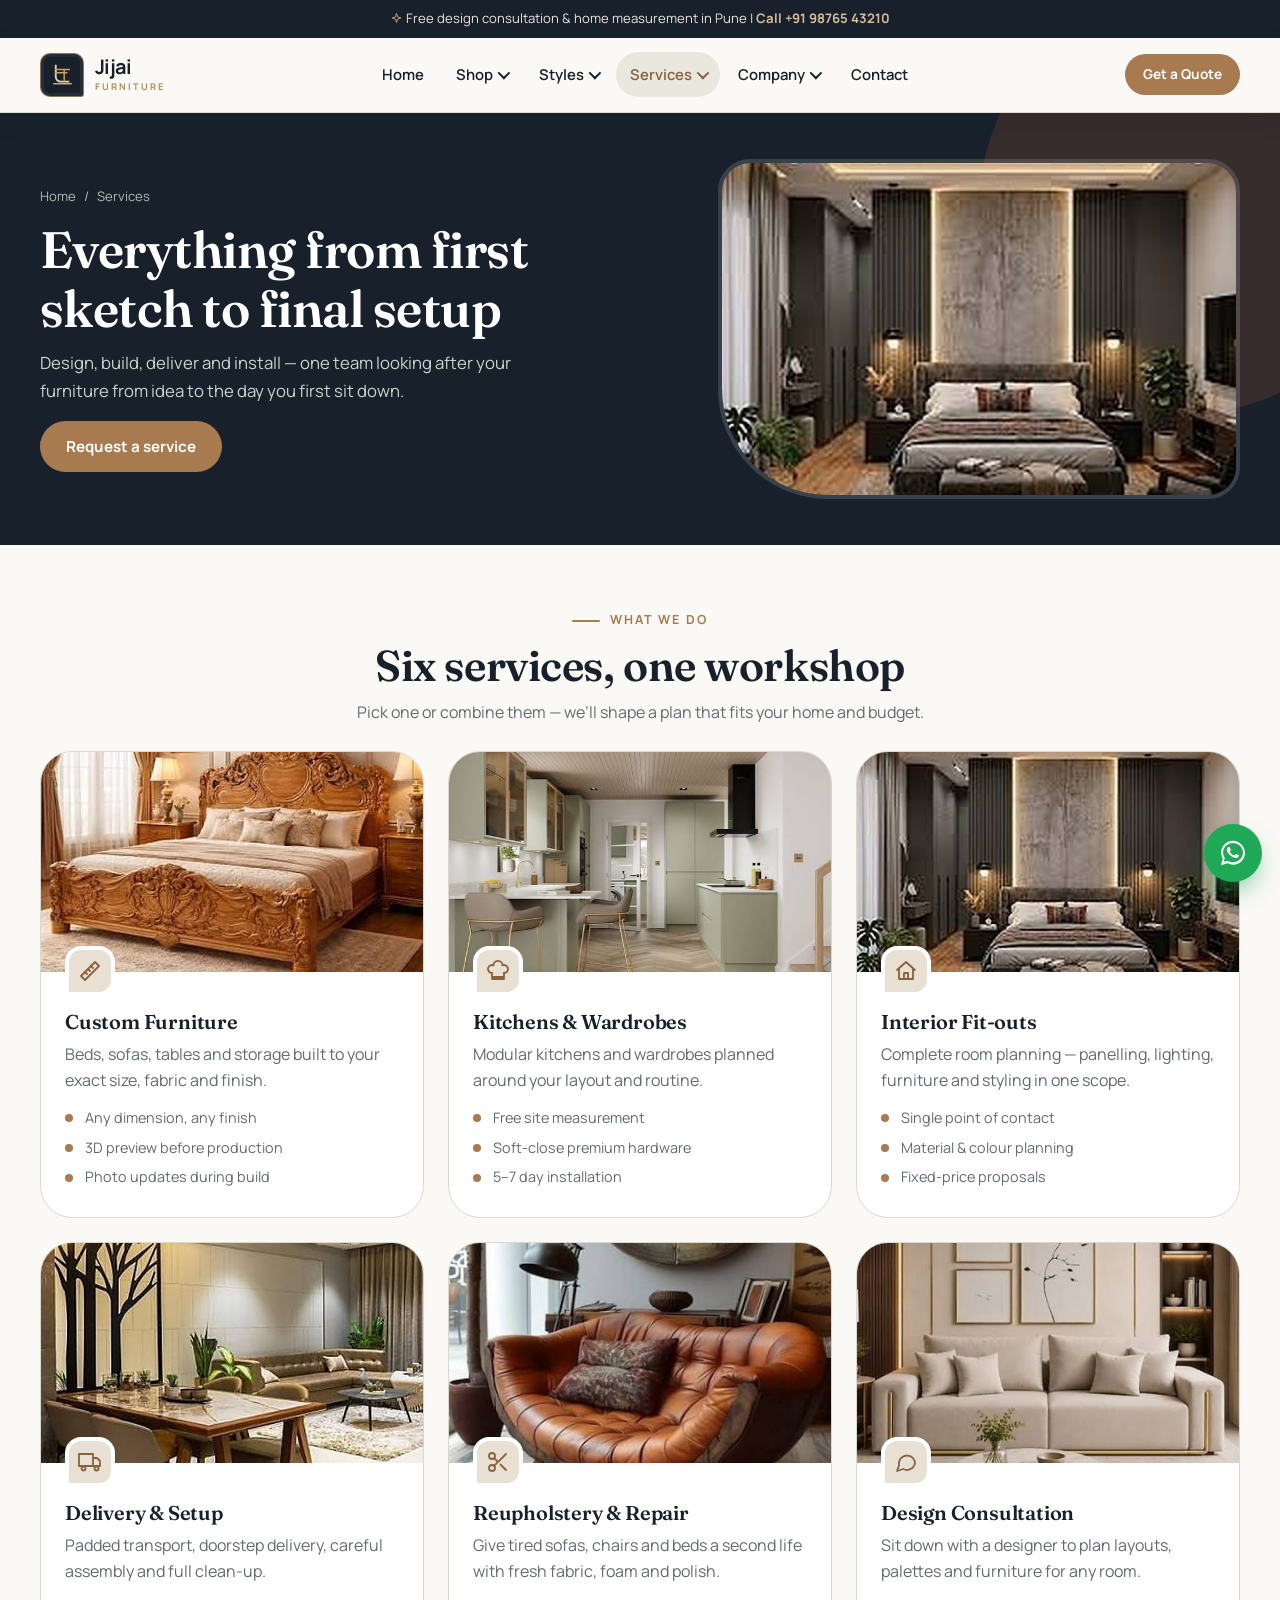
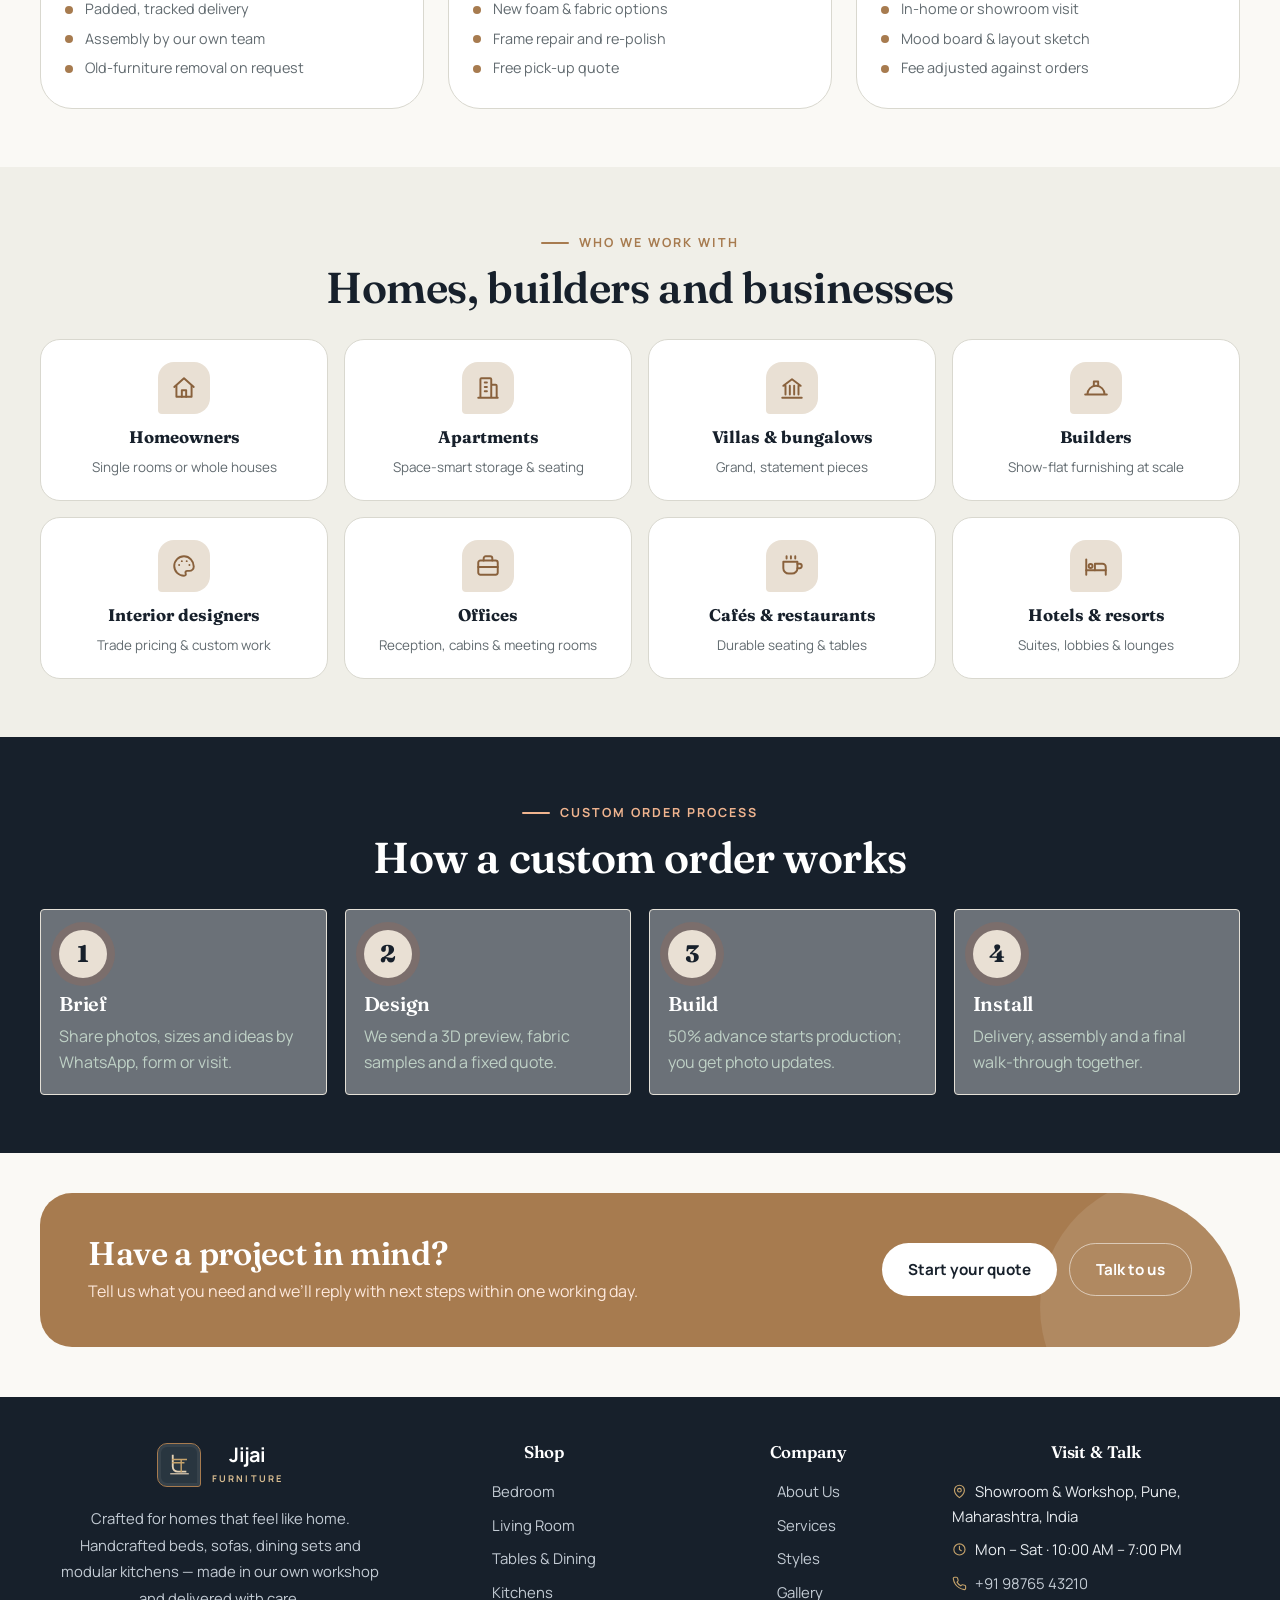
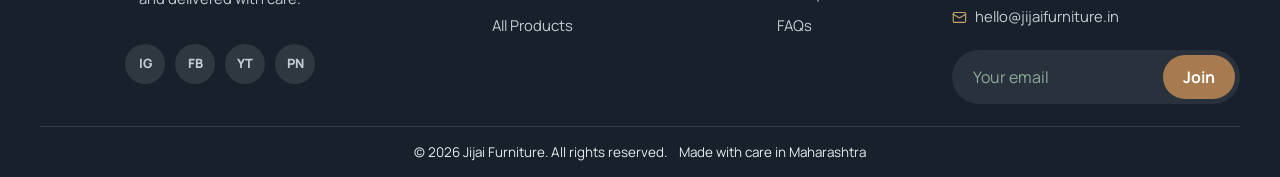
<file: services.html>
<!doctype html>
<html lang="en">
<head>
<meta charset="utf-8">
<meta name="viewport" content="width=device-width,initial-scale=1">
<title>Services – Jijai Furniture</title>
<meta name="description" content="Custom furniture, modular kitchens, interior fit-outs, delivery and repairs by Jijai Furniture.">
<link rel="preconnect" href="https://fonts.googleapis.com"><link rel="preconnect" href="https://fonts.gstatic.com" crossorigin>
<link href="https://fonts.googleapis.com/css2?family=Fraunces:ital,opsz,wght@0,9..144,500;0,9..144,600;0,9..144,700;1,9..144,500&family=Manrope:wght@400;500;600;700;800&display=swap" rel="stylesheet">
<link rel="icon" type="image/svg+xml" href="images/favicon.svg">
<link rel="stylesheet" href="css/style.css">
</head>
<body data-page="services">
<div id="site-header"></div>
<main>
<section class="page-hero">
  <div class="container">
    <div>
      <div class="crumbs"><a href="index.html">Home</a> / <span>Services</span></div>
      <h1>Everything from first sketch to final setup</h1>
      <p>Design, build, deliver and install — one team looking after your furniture from idea to the day you first sit down.</p>
      <a class="btn btn-primary" href="quote.html">Request a service</a>
    </div>
    <div class="ph-img"><img src="images/bedroom-noir-suite.jpg" alt="Services"></div>
  </div>
</section>
<section class="section"><div class="container"><div class="sec-head center reveal"><span class="eyebrow">What we do</span><h2>Six services, one workshop</h2><p>Pick one or combine them — we’ll shape a plan that fits your home and budget.</p></div><div class="svc-grid"><article class="svc reveal" id="custom"><div class="im"><img src="images/bed-heritage-teak.jpg" alt="Custom Furniture" loading="lazy"></div><div class="bd"><div class="ic"><svg class="ic-svg" viewBox="0 0 24 24" fill="none" stroke="currentColor" stroke-width="1.8" stroke-linecap="round" stroke-linejoin="round" aria-hidden="true"><path d="M3 17 17 3l4 4L7 21z"/><path d="m7 13 2 2M10 10l2 2M13 7l2 2"/></svg></div><h3>Custom Furniture</h3><p>Beds, sofas, tables and storage built to your exact size, fabric and finish.</p><ul><li>Any dimension, any finish</li><li>3D preview before production</li><li>Photo updates during build</li></ul></div></article><article class="svc reveal" id="kitchen"><div class="im"><img src="images/kitchen-sage.jpg" alt="Kitchens &amp; Wardrobes" loading="lazy"></div><div class="bd"><div class="ic"><svg class="ic-svg" viewBox="0 0 24 24" fill="none" stroke="currentColor" stroke-width="1.8" stroke-linecap="round" stroke-linejoin="round" aria-hidden="true"><path d="M6 14a4 4 0 1 1 1.500-7.700A4.500 4.500 0 0 1 16.500 6.300 4 4 0 1 1 18 14"/><path d="M6 14v6h12v-6M6 18h12"/></svg></div><h3>Kitchens &amp; Wardrobes</h3><p>Modular kitchens and wardrobes planned around your layout and routine.</p><ul><li>Free site measurement</li><li>Soft-close premium hardware</li><li>5–7 day installation</li></ul></div></article><article class="svc reveal" id="interiors"><div class="im"><img src="images/bedroom-noir-suite.jpg" alt="Interior Fit-outs" loading="lazy"></div><div class="bd"><div class="ic"><svg class="ic-svg" viewBox="0 0 24 24" fill="none" stroke="currentColor" stroke-width="1.8" stroke-linecap="round" stroke-linejoin="round" aria-hidden="true"><path d="m3 11 9-8 9 8"/><path d="M5 10v10h14V10"/><path d="M10 20v-6h4v6"/></svg></div><h3>Interior Fit-outs</h3><p>Complete room planning — panelling, lighting, furniture and styling in one scope.</p><ul><li>Single point of contact</li><li>Material &amp; colour planning</li><li>Fixed-price proposals</li></ul></div></article><article class="svc reveal" id="delivery"><div class="im"><img src="images/dining-walnut-set.jpg" alt="Delivery &amp; Setup" loading="lazy"></div><div class="bd"><div class="ic"><svg class="ic-svg" viewBox="0 0 24 24" fill="none" stroke="currentColor" stroke-width="1.8" stroke-linecap="round" stroke-linejoin="round" aria-hidden="true"><path d="M1 4h14v12H1zM15 8h4l3 3v5h-7z"/><circle cx="5.500" cy="18.500" r="2"/><circle cx="18.500" cy="18.500" r="2"/></svg></div><h3>Delivery &amp; Setup</h3><p>Padded transport, doorstep delivery, careful assembly and full clean-up.</p><ul><li>Padded, tracked delivery</li><li>Assembly by our own team</li><li>Old-furniture removal on request</li></ul></div></article><article class="svc reveal" id="repair"><div class="im"><img src="images/sofa-cognac-leather.jpg" alt="Reupholstery &amp; Repair" loading="lazy"></div><div class="bd"><div class="ic"><svg class="ic-svg" viewBox="0 0 24 24" fill="none" stroke="currentColor" stroke-width="1.8" stroke-linecap="round" stroke-linejoin="round" aria-hidden="true"><circle cx="6" cy="6" r="3"/><circle cx="6" cy="18" r="3"/><path d="M20 4 8.100 15.900M14.500 14.500 20 20M8.100 8.100 12 12"/></svg></div><h3>Reupholstery &amp; Repair</h3><p>Give tired sofas, chairs and beds a second life with fresh fabric, foam and polish.</p><ul><li>New foam &amp; fabric options</li><li>Frame repair and re-polish</li><li>Free pick-up quote</li></ul></div></article><article class="svc reveal" id="consult"><div class="im"><img src="images/sofa-ivory-gold.jpg" alt="Design Consultation" loading="lazy"></div><div class="bd"><div class="ic"><svg class="ic-svg" viewBox="0 0 24 24" fill="none" stroke="currentColor" stroke-width="1.8" stroke-linecap="round" stroke-linejoin="round" aria-hidden="true"><path d="M21 12a8 8 0 0 1-11.800 7L3 21l2-5.500A8 8 0 1 1 21 12z"/></svg></div><h3>Design Consultation</h3><p>Sit down with a designer to plan layouts, palettes and furniture for any room.</p><ul><li>In-home or showroom visit</li><li>Mood board &amp; layout sketch</li><li>Fee adjusted against orders</li></ul></div></article></div></div></section>
<section class="section tint"><div class="container"><div class="sec-head center reveal"><span class="eyebrow">Who we work with</span><h2>Homes, builders and businesses</h2></div><div class="pill-grid"><div class="pill reveal"><span class="e"><svg class="ic-svg" viewBox="0 0 24 24" fill="none" stroke="currentColor" stroke-width="1.8" stroke-linecap="round" stroke-linejoin="round" aria-hidden="true"><path d="m3 11 9-8 9 8"/><path d="M5 10v10h14V10"/><path d="M10 20v-6h4v6"/></svg></span><b>Homeowners</b><p>Single rooms or whole houses</p></div><div class="pill reveal"><span class="e"><svg class="ic-svg" viewBox="0 0 24 24" fill="none" stroke="currentColor" stroke-width="1.8" stroke-linecap="round" stroke-linejoin="round" aria-hidden="true"><path d="M5 21V4a1 1 0 0 1 1-1h8a1 1 0 0 1 1 1v17M15 9h4a1 1 0 0 1 1 1v11M3 21h18M9 7h2M9 11h2M9 15h2"/></svg></span><b>Apartments</b><p>Space-smart storage &amp; seating</p></div><div class="pill reveal"><span class="e"><svg class="ic-svg" viewBox="0 0 24 24" fill="none" stroke="currentColor" stroke-width="1.8" stroke-linecap="round" stroke-linejoin="round" aria-hidden="true"><path d="M3 21h18M4 10l8-6 8 6M6 10v8M10 10v8M14 10v8M18 10v8"/></svg></span><b>Villas &amp; bungalows</b><p>Grand, statement pieces</p></div><div class="pill reveal"><span class="e"><svg class="ic-svg" viewBox="0 0 24 24" fill="none" stroke="currentColor" stroke-width="1.8" stroke-linecap="round" stroke-linejoin="round" aria-hidden="true"><path d="M2 18h20M4 18a8 8 0 0 1 16 0M10 10V6h4v4"/></svg></span><b>Builders</b><p>Show-flat furnishing at scale</p></div><div class="pill reveal"><span class="e"><svg class="ic-svg" viewBox="0 0 24 24" fill="none" stroke="currentColor" stroke-width="1.8" stroke-linecap="round" stroke-linejoin="round" aria-hidden="true"><path d="M12 3a9 9 0 1 0 0 18c1.500 0 2-1 1.500-2.200-.5-1.200.2-2.300 1.500-2.300H17a4 4 0 0 0 4-4c0-5-4-9.500-9-9.500z"/><path d="M7.500 11h.01M10 7.500h.01M14.500 7.500h.01M17 11h.01"/></svg></span><b>Interior designers</b><p>Trade pricing &amp; custom work</p></div><div class="pill reveal"><span class="e"><svg class="ic-svg" viewBox="0 0 24 24" fill="none" stroke="currentColor" stroke-width="1.8" stroke-linecap="round" stroke-linejoin="round" aria-hidden="true"><rect x="3" y="7" width="18" height="13" rx="2"/><path d="M8 7V5a2 2 0 0 1 2-2h4a2 2 0 0 1 2 2v2M3 13h18"/></svg></span><b>Offices</b><p>Reception, cabins &amp; meeting rooms</p></div><div class="pill reveal"><span class="e"><svg class="ic-svg" viewBox="0 0 24 24" fill="none" stroke="currentColor" stroke-width="1.8" stroke-linecap="round" stroke-linejoin="round" aria-hidden="true"><path d="M4 8h13v6a5 5 0 0 1-5 5H9a5 5 0 0 1-5-5z"/><path d="M17 10h2a2 2 0 0 1 0 4h-2M7 3v2M11 3v2M15 3v2"/></svg></span><b>Cafés &amp; restaurants</b><p>Durable seating &amp; tables</p></div><div class="pill reveal"><span class="e"><svg class="ic-svg" viewBox="0 0 24 24" fill="none" stroke="currentColor" stroke-width="1.8" stroke-linecap="round" stroke-linejoin="round" aria-hidden="true"><path d="M3 20V6"/><path d="M3 16h18v4"/><path d="M21 16v-3a3 3 0 0 0-3-3h-7v6"/><circle cx="7" cy="12" r="1.8"/></svg></span><b>Hotels &amp; resorts</b><p>Suites, lobbies &amp; lounges</p></div></div></div></section>
<section class="section dark"><div class="container"><div class="sec-head center reveal"><span class="eyebrow">Custom order process</span><h2>How a custom order works</h2></div>
<div class="steps"><div class="step reveal"><div class="n">1</div><h3>Brief</h3><p>Share photos, sizes and ideas by WhatsApp, form or visit.</p></div><div class="step reveal"><div class="n">2</div><h3>Design</h3><p>We send a 3D preview, fabric samples and a fixed quote.</p></div><div class="step reveal"><div class="n">3</div><h3>Build</h3><p>50% advance starts production; you get photo updates.</p></div><div class="step reveal"><div class="n">4</div><h3>Install</h3><p>Delivery, assembly and a final walk-through together.</p></div></div></div></section>
<div class="container cta-wrap">
  <div class="cta reveal">
    <div><h2>Have a project in mind?</h2><p>Tell us what you need and we’ll reply with next steps within one working day.</p></div>
    <div class="acts"><a class="btn btn-light" href="quote.html">Start your quote</a><a class="btn btn-ghost-light" href="contact.html">Talk to us</a></div>
  </div>
</div>
</main>
<div id="site-footer"></div>
<script src="js/data.js"></script>
<script src="js/layout.js"></script>
<script src="js/main.js"></script>
</body>
</html>
</file>
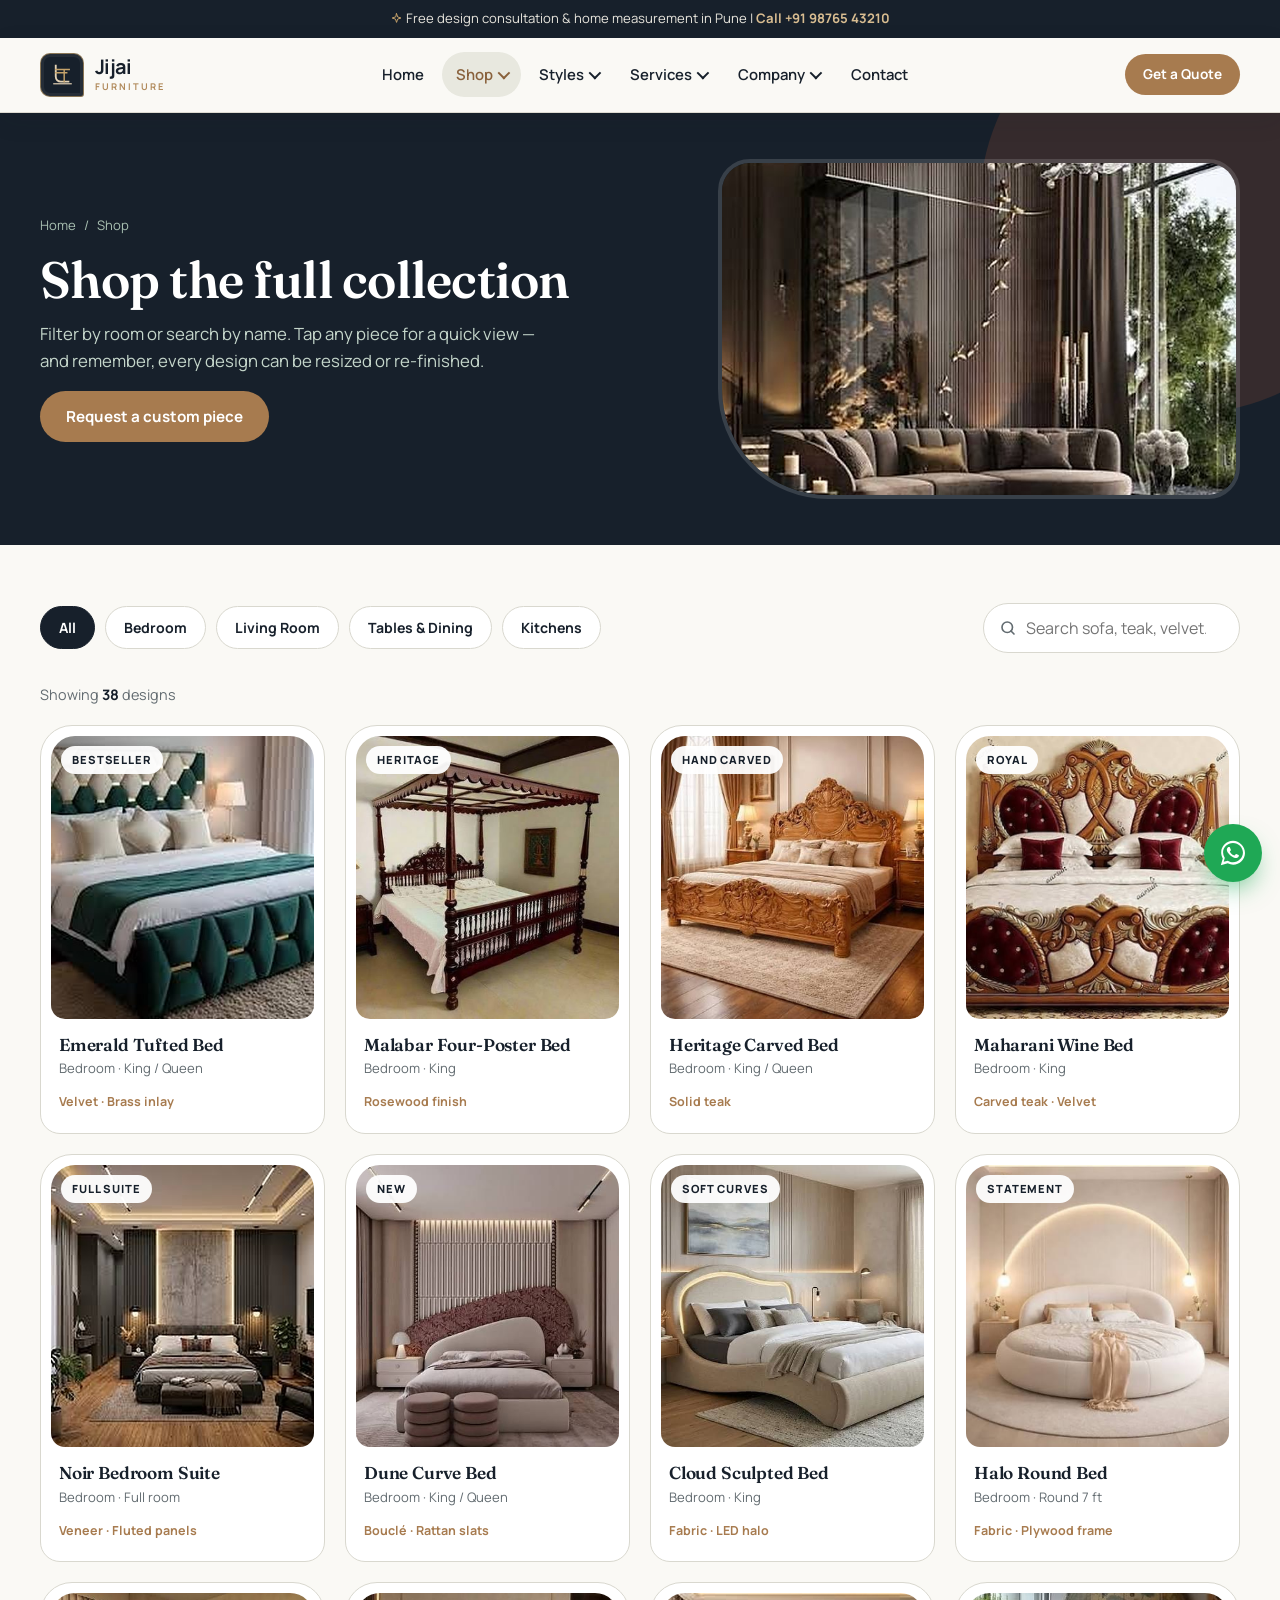
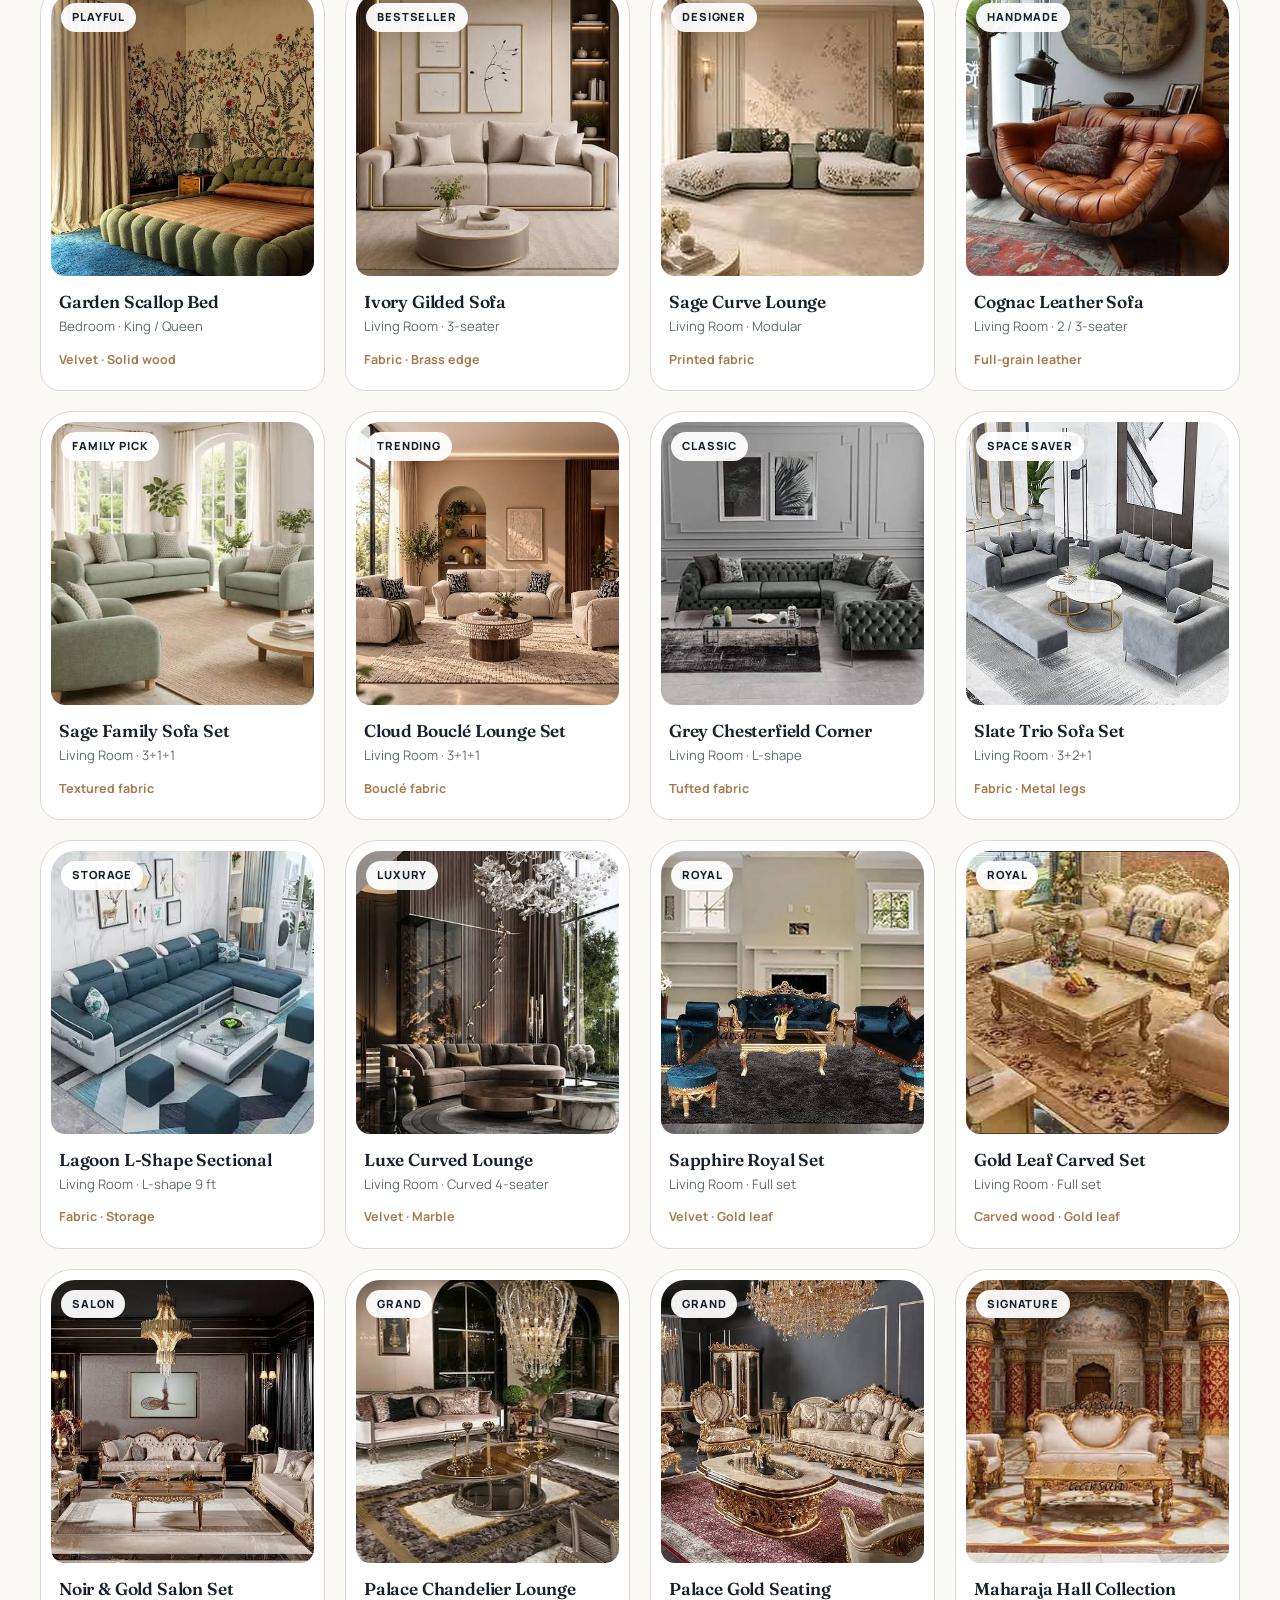
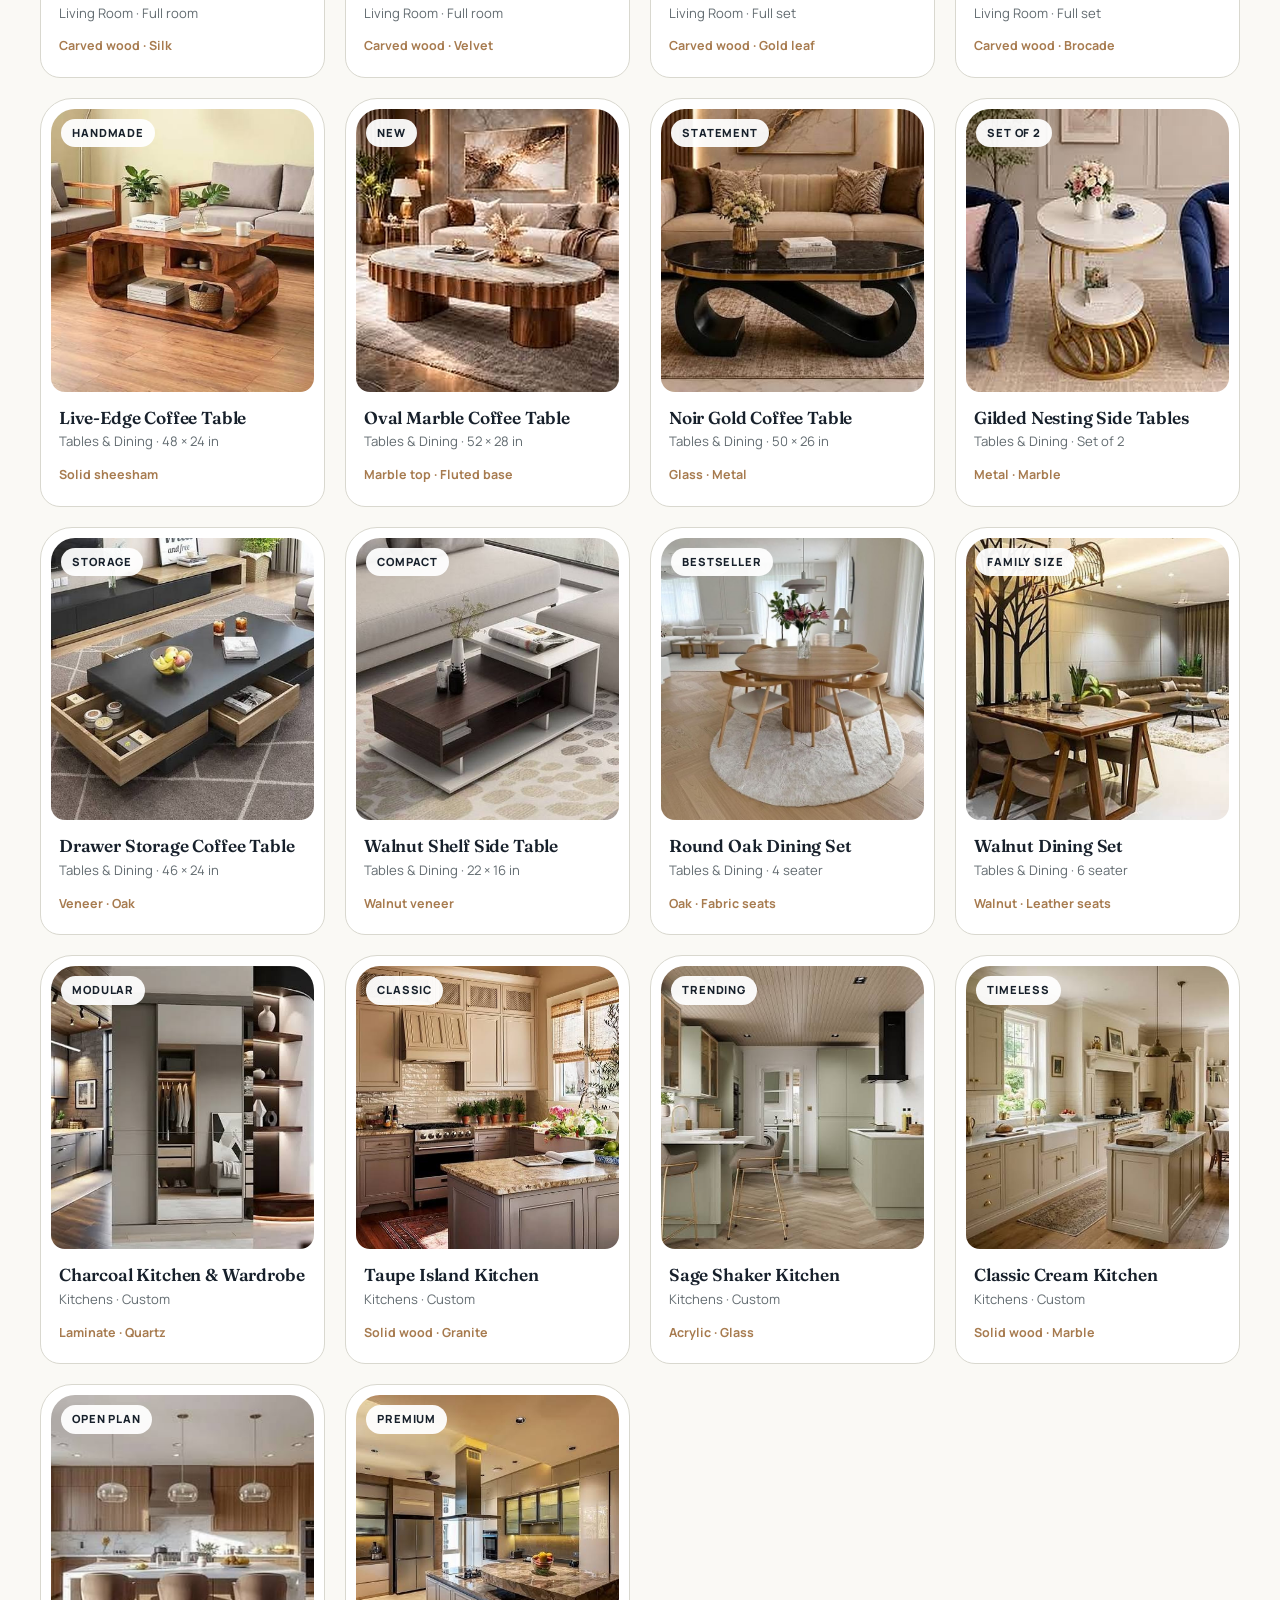
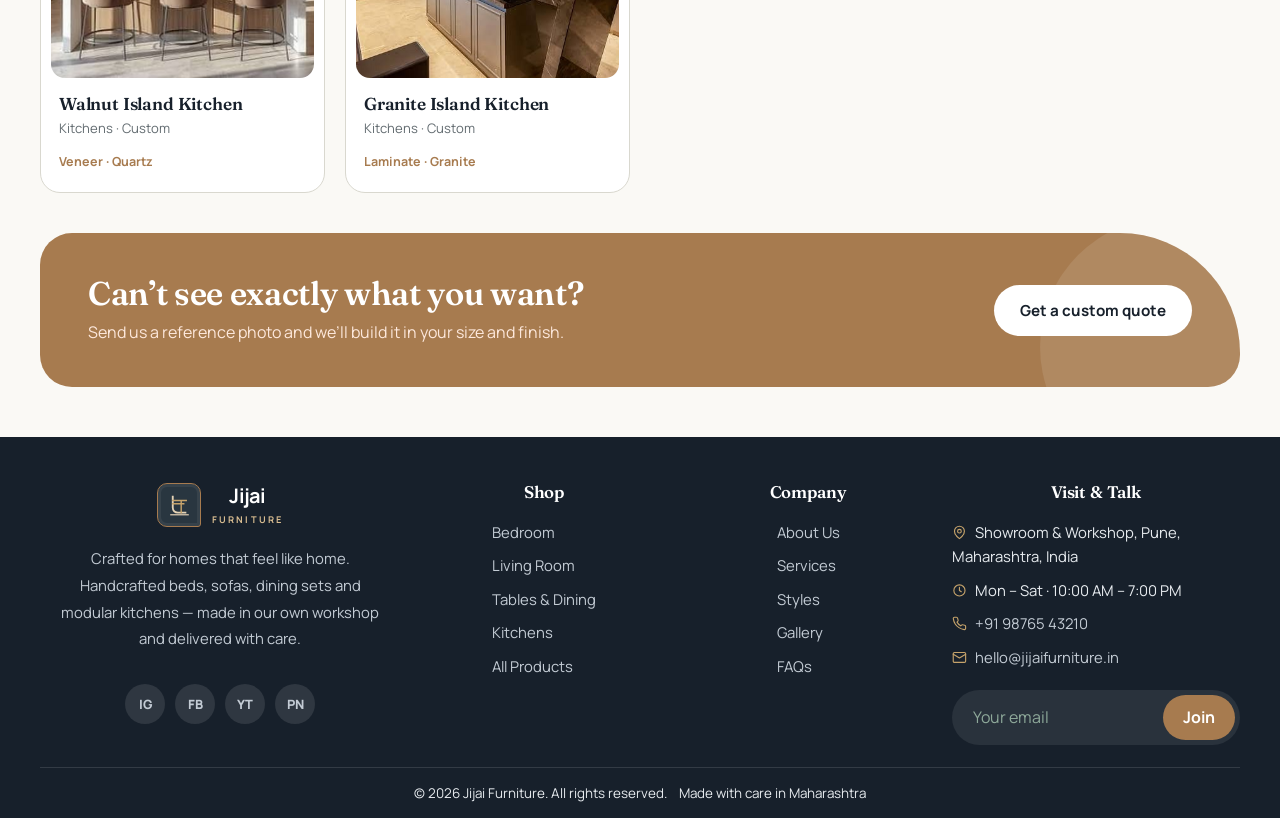
<file: shop.html>
<!doctype html>
<html lang="en">
<head>
<meta charset="utf-8">
<meta name="viewport" content="width=device-width,initial-scale=1">
<title>Shop All Furniture – Jijai Furniture</title>
<meta name="description" content="Browse beds, sofas, tables, dining sets and kitchens by Jijai Furniture. Every piece is made to order.">
<link rel="preconnect" href="https://fonts.googleapis.com"><link rel="preconnect" href="https://fonts.gstatic.com" crossorigin>
<link href="https://fonts.googleapis.com/css2?family=Fraunces:ital,opsz,wght@0,9..144,500;0,9..144,600;0,9..144,700;1,9..144,500&family=Manrope:wght@400;500;600;700;800&display=swap" rel="stylesheet">
<link rel="icon" type="image/svg+xml" href="images/favicon.svg">
<link rel="stylesheet" href="css/style.css">
</head>
<body data-page="shop">
<div id="site-header"></div>
<main>
<section class="page-hero">
  <div class="container">
    <div>
      <div class="crumbs"><a href="index.html">Home</a> / <span>Shop</span></div>
      <h1>Shop the full collection</h1>
      <p>Filter by room or search by name. Tap any piece for a quick view — and remember, every design can be resized or re-finished.</p>
      <a class="btn btn-primary" href="quote.html">Request a custom piece</a>
    </div>
    <div class="ph-img"><img src="images/living-luxe-lounge.jpg" alt="Luxury curved lounge"></div>
  </div>
</section>

<section class="section">
  <div class="container">
    <div class="filters">
      <button class="chip on" data-f="all">All</button>
      <button class="chip" data-f="bedroom">Bedroom</button>
      <button class="chip" data-f="living">Living Room</button>
      <button class="chip" data-f="tables">Tables &amp; Dining</button>
      <button class="chip" data-f="kitchen">Kitchens</button>
      <div class="search"><input id="q" type="search" placeholder="Search sofa, teak, velvet…" aria-label="Search products"></div>
    </div>
    <p style="margin-bottom:18px;font-size:.9rem">Showing <b id="count" style="color:var(--forest)">0</b> designs</p>
    <div class="pgrid" id="shop-grid"></div>
    <div class="empty"><h3>No matches found</h3><p>Try a different word, or <a class="link-arrow" href="quote.html">tell us what you’re looking for →</a></p></div>
  </div>
</section>

<div class="container cta-wrap">
  <div class="cta reveal">
    <div><h2>Can’t see exactly what you want?</h2><p>Send us a reference photo and we’ll build it in your size and finish.</p></div>
    <div class="acts"><a class="btn btn-light" href="quote.html">Get a custom quote</a></div>
  </div>
</div>
</main>
<div id="site-footer"></div>
<script src="js/data.js"></script>
<script src="js/layout.js"></script>
<script src="js/main.js"></script>
</body>
</html>
</file>
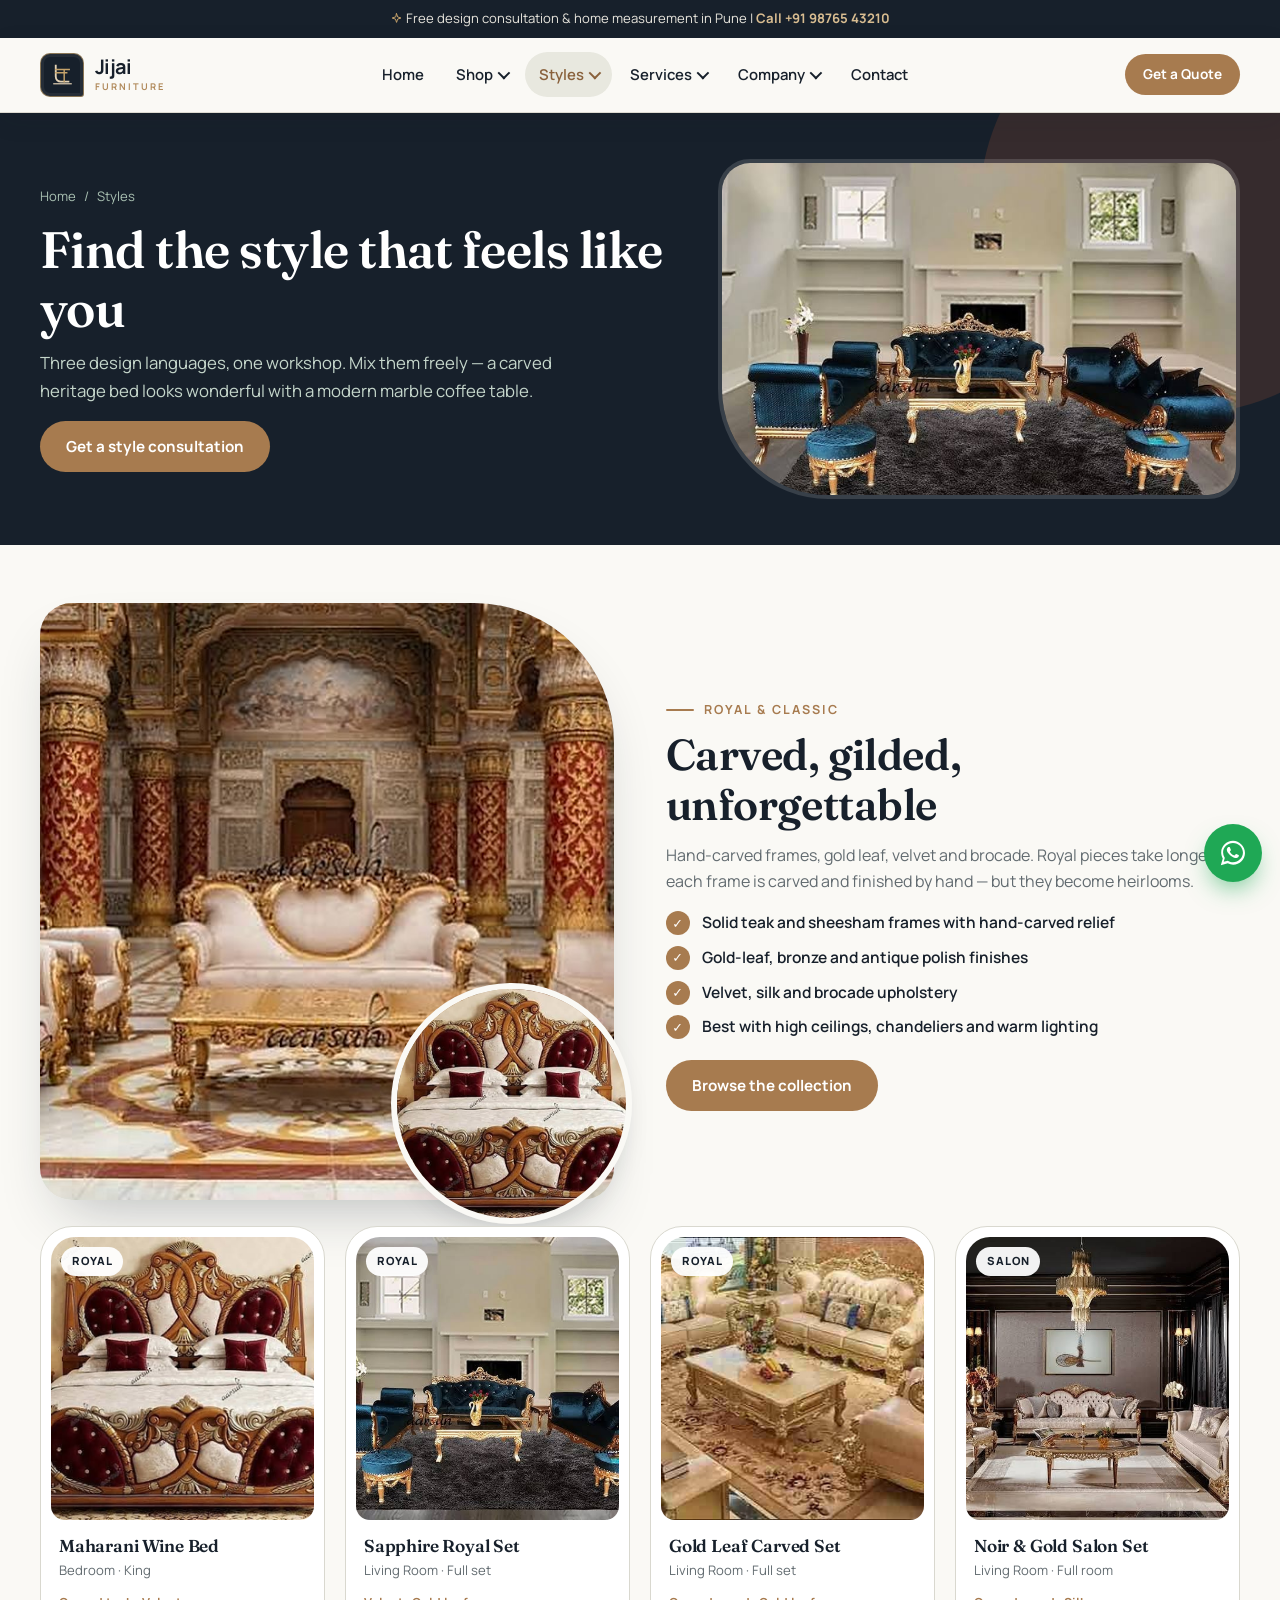
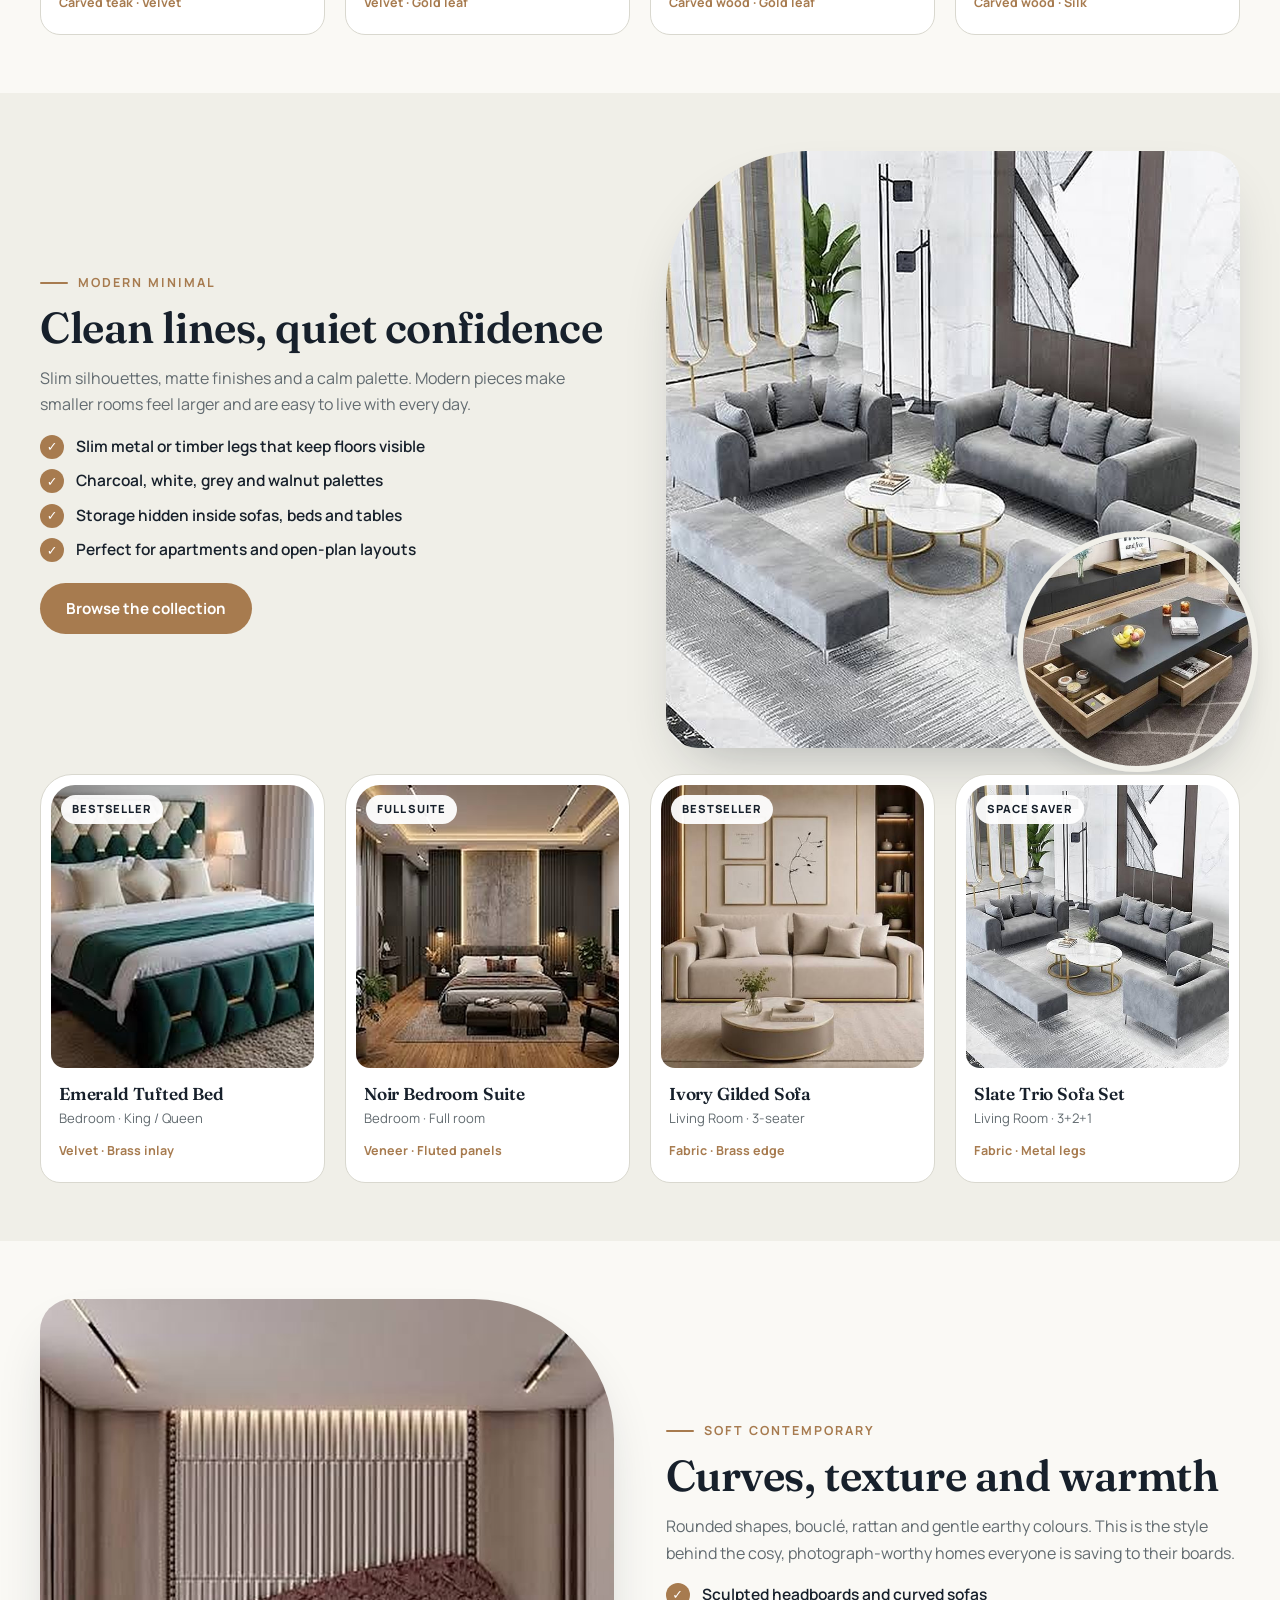
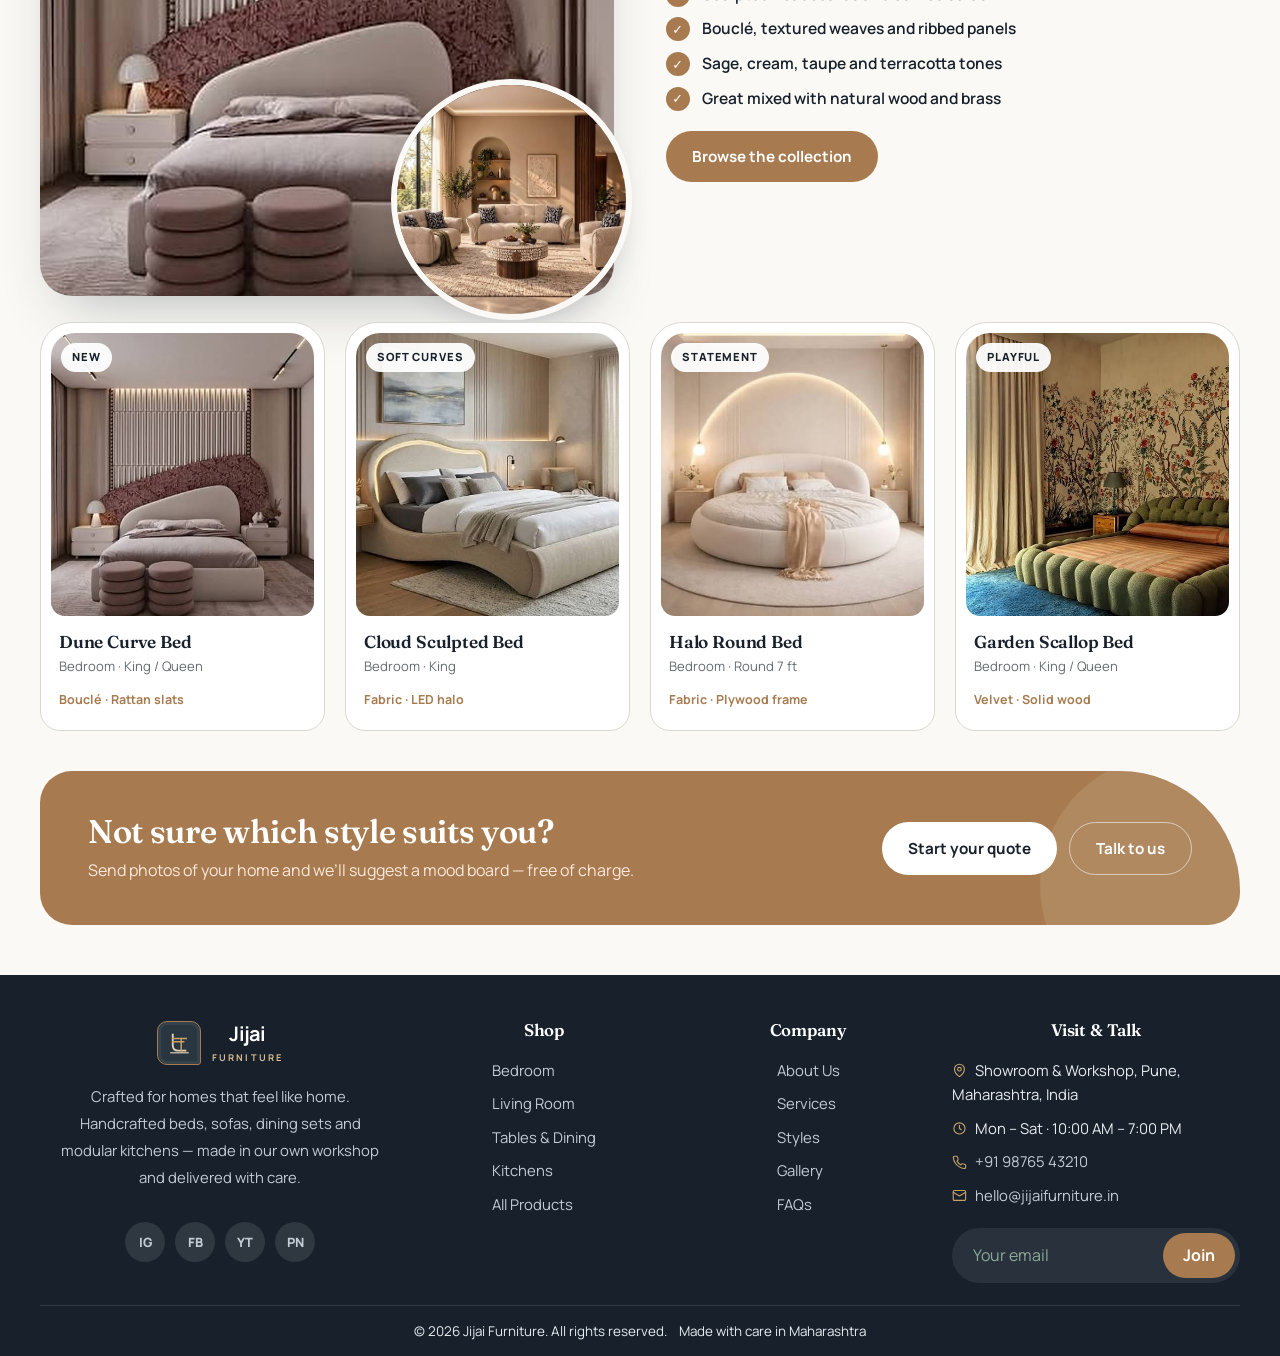
<file: styles.html>
<!doctype html>
<html lang="en">
<head>
<meta charset="utf-8">
<meta name="viewport" content="width=device-width,initial-scale=1">
<title>Furniture Styles – Jijai Furniture</title>
<meta name="description" content="Explore royal, modern and contemporary furniture styles by Jijai Furniture.">
<link rel="preconnect" href="https://fonts.googleapis.com"><link rel="preconnect" href="https://fonts.gstatic.com" crossorigin>
<link href="https://fonts.googleapis.com/css2?family=Fraunces:ital,opsz,wght@0,9..144,500;0,9..144,600;0,9..144,700;1,9..144,500&family=Manrope:wght@400;500;600;700;800&display=swap" rel="stylesheet">
<link rel="icon" type="image/svg+xml" href="images/favicon.svg">
<link rel="stylesheet" href="css/style.css">
</head>
<body data-page="styles">
<div id="site-header"></div>
<main>
<section class="page-hero">
  <div class="container">
    <div>
      <div class="crumbs"><a href="index.html">Home</a> / <span>Styles</span></div>
      <h1>Find the style that feels like you</h1>
      <p>Three design languages, one workshop. Mix them freely — a carved heritage bed looks wonderful with a modern marble coffee table.</p>
      <a class="btn btn-primary" href="quote.html">Get a style consultation</a>
    </div>
    <div class="ph-img"><img src="images/royal-blue-velvet.jpg" alt="Styles"></div>
  </div>
</section>
<section class="section" id="royal" style="scroll-margin-top:90px">
  <div class="container">
    <div class="split">
      <div class="s-img reveal"><div class="main"><img src="images/royal-palace-hall.jpg" alt="Carved, gilded, unforgettable" loading="lazy"></div><div class="mini"><img src="images/bed-maharani-wine.jpg" alt="" loading="lazy"></div></div>
      <div class="s-txt reveal"><span class="eyebrow">Royal &amp; Classic</span><h2>Carved, gilded, unforgettable</h2><p>Hand-carved frames, gold leaf, velvet and brocade. Royal pieces take longer — each frame is carved and finished by hand — but they become heirlooms.</p><ul class="ticks"><li>Solid teak and sheesham frames with hand-carved relief</li><li>Gold-leaf, bronze and antique polish finishes</li><li>Velvet, silk and brocade upholstery</li><li>Best with high ceilings, chandeliers and warm lighting</li></ul><a class="btn btn-primary" href="shop.html">Browse the collection</a></div>
    </div>
    <div class="pgrid" style="margin-top:56px" data-products data-style="royal" data-limit="4"></div>
  </div>
</section>
<section class="section tint" id="modern" style="scroll-margin-top:90px">
  <div class="container">
    <div class="split rev">
      <div class="s-img leaf reveal"><div class="main"><img src="images/sofa-grey-modern.jpg" alt="Clean lines, quiet confidence" loading="lazy"></div><div class="mini"><img src="images/table-drawer-coffee.jpg" alt="" loading="lazy"></div></div>
      <div class="s-txt reveal"><span class="eyebrow">Modern Minimal</span><h2>Clean lines, quiet confidence</h2><p>Slim silhouettes, matte finishes and a calm palette. Modern pieces make smaller rooms feel larger and are easy to live with every day.</p><ul class="ticks"><li>Slim metal or timber legs that keep floors visible</li><li>Charcoal, white, grey and walnut palettes</li><li>Storage hidden inside sofas, beds and tables</li><li>Perfect for apartments and open-plan layouts</li></ul><a class="btn btn-primary" href="shop.html">Browse the collection</a></div>
    </div>
    <div class="pgrid" style="margin-top:56px" data-products data-style="modern" data-limit="4"></div>
  </div>
</section>
<section class="section" id="contemporary" style="scroll-margin-top:90px">
  <div class="container">
    <div class="split">
      <div class="s-img reveal"><div class="main"><img src="images/bed-dune-curve.jpg" alt="Curves, texture and warmth" loading="lazy"></div><div class="mini"><img src="images/sofa-boucle-set.jpg" alt="" loading="lazy"></div></div>
      <div class="s-txt reveal"><span class="eyebrow">Soft Contemporary</span><h2>Curves, texture and warmth</h2><p>Rounded shapes, bouclé, rattan and gentle earthy colours. This is the style behind the cosy, photograph-worthy homes everyone is saving to their boards.</p><ul class="ticks"><li>Sculpted headboards and curved sofas</li><li>Bouclé, textured weaves and ribbed panels</li><li>Sage, cream, taupe and terracotta tones</li><li>Great mixed with natural wood and brass</li></ul><a class="btn btn-primary" href="shop.html">Browse the collection</a></div>
    </div>
    <div class="pgrid" style="margin-top:56px" data-products data-style="contemporary" data-limit="4"></div>
  </div>
</section>
<div class="container cta-wrap">
  <div class="cta reveal">
    <div><h2>Not sure which style suits you?</h2><p>Send photos of your home and we’ll suggest a mood board — free of charge.</p></div>
    <div class="acts"><a class="btn btn-light" href="quote.html">Start your quote</a><a class="btn btn-ghost-light" href="contact.html">Talk to us</a></div>
  </div>
</div>
</main>
<div id="site-footer"></div>
<script src="js/data.js"></script>
<script src="js/layout.js"></script>
<script src="js/main.js"></script>
</body>
</html>
</file>
<file: css/style.css>
/* ==========================================================
   Jijai Furniture – theme: Forest Green + Terracotta
   ========================================================== */
:root{
  --forest:#17382b; --forest-2:#235240; --moss:#3f7358; --sage:#dfeadf; --mist:#f1f5ef;
  --terra:#c4623a; --terra-d:#a94d2a; --blush:#f7e3d6; --gold:#d9a441;
  --ink:#14221b; --muted:#5b6a62; --line:#d9e2da; --paper:#fbfbf7; --white:#fff;
  --r-sm:12px; --r-md:20px; --r-lg:32px;
  --shadow:0 10px 30px -12px rgba(23,56,43,.28);
  --shadow-lg:0 30px 60px -25px rgba(23,56,43,.45);
  --serif:'Fraunces',Georgia,'Times New Roman',serif;
  --sans:'Manrope',system-ui,-apple-system,'Segoe UI',Roboto,sans-serif;
}
*{box-sizing:border-box;margin:0;padding:0}
html{scroll-behavior:smooth;-webkit-text-size-adjust:100%}
body{font-family:var(--sans);color:var(--ink);background:var(--paper);line-height:1.65;font-size:16px;overflow-x:hidden}
img{max-width:100%;display:block}
a{color:inherit;text-decoration:none}
button{font:inherit;cursor:pointer;border:0;background:none;color:inherit}
ul{list-style:none}
h1,h2,h3,h4{font-family:var(--serif);font-weight:600;line-height:1.15;color:var(--forest);letter-spacing:-.01em}
h1{font-size:clamp(2.2rem,5vw,3.9rem)}
h2{font-size:clamp(1.8rem,3.4vw,2.7rem)}
h3{font-size:1.25rem}
p{color:var(--muted)}
.container{width:min(1200px,100% - 40px);margin-inline:auto}
.section{padding:clamp(54px,8vw,96px) 0}
.section.tint{background:var(--mist)}
.section.dark{background:var(--forest);color:#e7efe9}
.section.dark h2,.section.dark h3{color:#fff}
.section.dark p{color:#bfd1c6}
.eyebrow{display:inline-flex;align-items:center;gap:10px;font-size:.78rem;font-weight:700;letter-spacing:.16em;text-transform:uppercase;color:var(--terra);margin-bottom:14px}
.eyebrow::before{content:"";width:28px;height:2px;background:currentColor;border-radius:2px}
.dark .eyebrow{color:#f0b48f}
.sec-head{max-width:640px;margin-bottom:42px}
.sec-head.center{margin-inline:auto;text-align:center}
.sec-head.center .eyebrow{justify-content:center}
.sec-head p{margin-top:12px}
.row-between{display:flex;justify-content:space-between;align-items:end;gap:20px;flex-wrap:wrap;margin-bottom:34px}
.row-between .sec-head{margin-bottom:0}

/* buttons */
.btn{display:inline-flex;align-items:center;justify-content:center;gap:8px;padding:13px 26px;border-radius:999px;font-weight:700;font-size:.95rem;transition:.25s;white-space:nowrap}
.btn-primary{background:var(--terra);color:#fff}
.btn-primary:hover{background:var(--terra-d);transform:translateY(-2px);box-shadow:0 12px 24px -10px rgba(196,98,58,.7)}
.btn-dark{background:var(--forest);color:#fff}
.btn-dark:hover{background:var(--forest-2);transform:translateY(-2px)}
.btn-ghost{border:1.5px solid var(--forest);color:var(--forest)}
.btn-ghost:hover{background:var(--forest);color:#fff}
.btn-light{background:#fff;color:var(--forest)}
.btn-light:hover{background:var(--blush)}
.btn-ghost-light{border:1.5px solid rgba(255,255,255,.55);color:#fff}
.btn-ghost-light:hover{background:#fff;color:var(--forest)}
.btn-sm{padding:9px 18px;font-size:.85rem}
.btn-wa{background:#1fa855;color:#fff}.btn-wa:hover{background:#17924a}
.link-arrow{font-weight:700;color:var(--terra);display:inline-flex;gap:6px;align-items:center}
.link-arrow:hover{gap:10px}
.link-arrow{transition:.2s}

/* ---------- header ---------- */
.announce{background:var(--forest);color:#d7e5dc;font-size:.82rem;text-align:center;padding:8px 16px}
.announce b{color:#f4c39f}
.site-header{position:sticky;top:0;z-index:60;background:rgba(251,251,247,.92);backdrop-filter:blur(12px);border-bottom:1px solid var(--line)}
.nav{display:flex;align-items:center;justify-content:space-between;height:74px;gap:20px}
.logo{display:flex;align-items:center;gap:11px;font-family:var(--serif);font-weight:700;font-size:1.35rem;color:var(--forest)}
.logo-mark{width:42px;height:42px;border-radius:14px 14px 14px 4px;background:var(--forest);color:#f4c39f;display:grid;place-items:center;font-size:1.3rem}
.logo small{display:block;font-family:var(--sans);font-size:.62rem;letter-spacing:.24em;text-transform:uppercase;color:var(--terra);font-weight:700;margin-top:-4px}
.menu{display:flex;align-items:center;gap:4px}
.menu>li{position:relative}
.menu>li>a,.menu>li>button{display:flex;align-items:center;gap:5px;padding:10px 14px;border-radius:999px;font-weight:600;font-size:.93rem;color:var(--ink);transition:.2s}
.menu>li>a:hover,.menu>li>button:hover,.menu>li.active>a,.menu>li.active>button{background:var(--sage);color:var(--forest)}
.menu .caret{width:9px;height:9px;border-right:2px solid currentColor;border-bottom:2px solid currentColor;transform:rotate(45deg) translateY(-2px);transition:.2s}
.menu>li:hover .caret{transform:rotate(225deg)}
.dd{position:absolute;top:100%;left:50%;transform:translate(-50%,10px);min-width:270px;background:#fff;border:1px solid var(--line);border-radius:var(--r-md);padding:10px;box-shadow:var(--shadow-lg);opacity:0;visibility:hidden;transition:.22s}
.menu>li:hover>.dd,.menu>li:focus-within>.dd{opacity:1;visibility:visible;transform:translate(-50%,2px)}
.dd::before{content:"";position:absolute;top:-14px;left:0;right:0;height:14px}
.dd a{display:flex;gap:12px;align-items:center;padding:10px 12px;border-radius:14px;transition:.18s}
.dd a:hover{background:var(--mist)}
.dd .ico{width:38px;height:38px;border-radius:12px;background:var(--blush);display:grid;place-items:center;font-size:1.1rem;flex:none}
.dd b{display:block;font-size:.92rem;color:var(--forest);line-height:1.2}
.dd span.s{font-size:.78rem;color:var(--muted);line-height:1.2}
.dd.wide{min-width:540px;display:grid;grid-template-columns:1fr 1fr;gap:2px}
.nav-cta{display:flex;align-items:center;gap:10px}
.burger{display:none;width:44px;height:44px;border-radius:14px;background:var(--forest);position:relative}
.burger i{position:absolute;left:12px;right:12px;height:2px;background:#fff;border-radius:2px;transition:.25s}
.burger i:nth-child(1){top:15px}.burger i:nth-child(2){top:21px}.burger i:nth-child(3){top:27px}
.burger.open i:nth-child(1){top:21px;transform:rotate(45deg)}
.burger.open i:nth-child(2){opacity:0}
.burger.open i:nth-child(3){top:21px;transform:rotate(-45deg)}
.drawer{position:fixed;inset:0;z-index:80;visibility:hidden}
.drawer .scrim{position:absolute;inset:0;background:rgba(10,24,17,.55);opacity:0;transition:.3s}
.drawer .panel{position:absolute;top:0;right:0;bottom:0;width:min(380px,90vw);background:var(--paper);transform:translateX(100%);transition:.35s;padding:20px;overflow-y:auto}
.drawer.open{visibility:visible}.drawer.open .scrim{opacity:1}.drawer.open .panel{transform:none}
.drawer .top{display:flex;justify-content:space-between;align-items:center;margin-bottom:14px}
.drawer .close{width:42px;height:42px;border-radius:50%;background:var(--sage);font-size:1.3rem}
.acc-m>summary,.drawer .lnk{display:flex;justify-content:space-between;align-items:center;padding:14px 4px;border-bottom:1px solid var(--line);font-weight:700;color:var(--forest);cursor:pointer;list-style:none}
.acc-m>summary::-webkit-details-marker{display:none}
.acc-m>summary::after{content:"+";font-size:1.3rem;color:var(--terra)}
.acc-m[open]>summary::after{content:"–"}
.acc-m div{padding:6px 0 10px 12px;display:grid}
.acc-m div a{padding:9px 6px;color:var(--muted);font-weight:600;font-size:.94rem}
.drawer .btn{width:100%;margin-top:18px}

/* ---------- home hero ---------- */
.hero{position:relative;padding:clamp(34px,5vw,64px) 0 clamp(50px,7vw,90px);overflow:hidden;background:
  radial-gradient(circle at 85% 20%,var(--blush) 0,transparent 42%),radial-gradient(circle at 5% 90%,var(--sage) 0,transparent 40%),var(--paper)}
.hero-grid{display:grid;grid-template-columns:1.05fr .95fr;gap:clamp(28px,5vw,70px);align-items:center}
.hero h1 em{font-style:italic;color:var(--terra)}
.hero p.lead{font-size:1.1rem;margin:20px 0 28px;max-width:520px}
.hero-actions{display:flex;gap:12px;flex-wrap:wrap}
.hero-trust{display:flex;gap:26px;margin-top:34px;flex-wrap:wrap}
.hero-trust div b{display:block;font-family:var(--serif);font-size:1.7rem;color:var(--forest);line-height:1}
.hero-trust div span{font-size:.82rem;color:var(--muted)}
.hero-art{position:relative;min-height:520px}
.hero-art .arch{position:absolute;right:0;top:0;width:78%;height:100%;border-radius:999px 999px 28px 28px;overflow:hidden;box-shadow:var(--shadow-lg)}
.hero-art .arch img,.hero-art .float img{width:100%;height:100%;object-fit:cover}
.hero-art .float{position:absolute;border-radius:24px;overflow:hidden;border:6px solid var(--paper);box-shadow:var(--shadow)}
.hero-art .f1{left:0;bottom:44px;width:42%;aspect-ratio:1}
.hero-art .f2{left:10%;top:28px;width:30%;aspect-ratio:1;border-radius:50%}
.hero-art .badge{position:absolute;right:-6px;bottom:30px;background:var(--forest);color:#fff;border-radius:22px;padding:14px 18px;box-shadow:var(--shadow);max-width:210px}
.hero-art .badge b{font-family:var(--serif);font-size:1.5rem;color:#f4c39f;display:block;line-height:1}
.hero-art .badge span{font-size:.8rem;color:#cfe0d5}

/* ---------- inner page hero ---------- */
.page-hero{background:var(--forest);color:#fff;position:relative;overflow:hidden}
.page-hero::before{content:"";position:absolute;right:-120px;top:-120px;width:420px;height:420px;border-radius:50%;background:rgba(196,98,58,.18)}
.page-hero .container{display:grid;grid-template-columns:1.1fr .9fr;gap:40px;align-items:center;position:relative;padding-block:clamp(40px,6vw,72px)}
.page-hero h1{color:#fff;font-size:clamp(2rem,4.2vw,3.2rem)}
.page-hero p{color:#c5d6cb;margin-top:14px;max-width:520px;font-size:1.05rem}
.crumbs{display:flex;gap:8px;font-size:.82rem;color:#a9c0b2;margin-bottom:14px;flex-wrap:wrap}
.crumbs a:hover{color:#fff}
.page-hero .ph-img{height:clamp(240px,30vw,340px);border-radius:var(--r-lg) var(--r-lg) var(--r-lg) 110px;overflow:hidden;border:4px solid rgba(255,255,255,.14)}
.page-hero .ph-img img{width:100%;height:100%;object-fit:cover}
.page-hero .btn{margin-top:22px}

/* ---------- category arches ---------- */
.cat-grid{display:grid;grid-template-columns:repeat(4,1fr);gap:22px}
.cat{position:relative;display:block;aspect-ratio:3/4.1;border-radius:999px 999px 26px 26px;overflow:hidden;box-shadow:var(--shadow);isolation:isolate}
.cat img{position:absolute;inset:0;width:100%;height:100%;object-fit:cover;transition:transform .7s;z-index:-1}
.cat::after{content:"";position:absolute;inset:0;background:linear-gradient(to top,rgba(14,34,25,.85),transparent 55%);z-index:-1}
.cat:hover img{transform:scale(1.08)}
.cat .t{position:absolute;left:0;right:0;bottom:0;padding:22px 20px;color:#fff;text-align:center}
.cat .t b{font-family:var(--serif);font-size:1.3rem;display:block}
.cat .t span{font-size:.8rem;color:#f4c39f;letter-spacing:.08em;text-transform:uppercase;font-weight:700}

/* ---------- product cards ---------- */
.pgrid{display:grid;grid-template-columns:repeat(4,1fr);gap:24px}
.pgrid.three{grid-template-columns:repeat(3,1fr)}
.pcard{background:#fff;border:1px solid var(--line);border-radius:var(--r-lg) var(--r-lg) var(--r-md) var(--r-md);overflow:hidden;display:flex;flex-direction:column;transition:.3s;position:relative}
.pcard:hover{transform:translateY(-6px);box-shadow:var(--shadow-lg);border-color:transparent}
.pcard .im{aspect-ratio:4/4.3;overflow:hidden;position:relative;margin:10px;border-radius:calc(var(--r-lg) - 8px) calc(var(--r-lg) - 8px) 14px 14px;background:var(--sage)}
.pcard .im img{width:100%;height:100%;object-fit:cover;transition:transform .6s}
.pcard:hover .im img{transform:scale(1.07)}
.pcard .tag{position:absolute;left:10px;top:10px;background:rgba(255,255,255,.94);color:var(--forest);font-size:.7rem;font-weight:800;letter-spacing:.08em;text-transform:uppercase;padding:5px 11px;border-radius:999px}
.pcard .qv{position:absolute;right:10px;bottom:10px;background:var(--forest);color:#fff;width:42px;height:42px;border-radius:50%;display:grid;place-items:center;opacity:0;transform:translateY(8px);transition:.25s;font-size:1.05rem}
.pcard:hover .qv,.pcard .qv:focus{opacity:1;transform:none}
.pcard .bd{padding:6px 18px 20px}
.pcard h3{font-size:1.08rem;margin-bottom:4px}
.pcard .meta{font-size:.82rem;color:var(--muted)}
.pcard .foot{display:flex;justify-content:space-between;align-items:center;margin-top:12px;gap:8px}
.pcard .mat{font-size:.78rem;font-weight:700;color:var(--terra)}
@media(hover:none){.pcard .qv{opacity:1;transform:none}}

/* horizontal scroller */
.hscroll{display:flex;gap:22px;overflow-x:auto;scroll-snap-type:x mandatory;padding:6px 4px 26px;scrollbar-width:thin;scrollbar-color:var(--moss) transparent}
.hscroll>*{flex:0 0 min(300px,78vw);scroll-snap-align:start}
.hscroll::-webkit-scrollbar{height:8px}.hscroll::-webkit-scrollbar-thumb{background:var(--moss);border-radius:8px}
.arrows{display:flex;gap:10px}
.arrows button{width:46px;height:46px;border-radius:50%;border:1.5px solid var(--forest);color:var(--forest);font-size:1.1rem;transition:.2s}
.arrows button:hover{background:var(--forest);color:#fff}

/* filters */
.filters{display:flex;gap:10px;flex-wrap:wrap;align-items:center;margin-bottom:30px}
.chip{padding:9px 18px;border-radius:999px;border:1.5px solid var(--line);background:#fff;font-weight:700;font-size:.88rem;color:var(--forest);transition:.2s}
.chip:hover{border-color:var(--forest)}
.chip.on{background:var(--forest);border-color:var(--forest);color:#fff}
.search{margin-left:auto;position:relative;min-width:230px}
.search input{width:100%;padding:11px 18px 11px 42px;border-radius:999px;border:1.5px solid var(--line);font:inherit;background:#fff}
.search input:focus{outline:2px solid var(--moss);border-color:transparent}
.search::before{content:"";position:absolute;left:16px;top:50%;width:18px;height:18px;transform:translateY(-50%);background:var(--muted);-webkit-mask:url("data:image/svg+xml,%3Csvg xmlns='http://www.w3.org/2000/svg' viewBox='0 0 24 24' fill='none' stroke='black' stroke-width='2.2' stroke-linecap='round'%3E%3Ccircle cx='11' cy='11' r='7'/%3E%3Cpath d='m20 20-4-4'/%3E%3C/svg%3E") center/contain no-repeat;mask:url("data:image/svg+xml,%3Csvg xmlns='http://www.w3.org/2000/svg' viewBox='0 0 24 24' fill='none' stroke='black' stroke-width='2.2' stroke-linecap='round'%3E%3Ccircle cx='11' cy='11' r='7'/%3E%3Cpath d='m20 20-4-4'/%3E%3C/svg%3E") center/contain no-repeat}
.empty{text-align:center;padding:50px 0;display:none}

/* ---------- split / feature ---------- */
.split{display:grid;grid-template-columns:1fr 1fr;gap:clamp(28px,5vw,72px);align-items:center}
.split.rev .s-img{order:2}
.s-img{position:relative}
.s-img .main{border-radius:var(--r-lg) 140px var(--r-lg) var(--r-lg);overflow:hidden;aspect-ratio:5/5.2;box-shadow:var(--shadow-lg)}
.s-img.leaf .main{border-radius:140px var(--r-lg) var(--r-lg) var(--r-lg)}
.s-img .main img{width:100%;height:100%;object-fit:cover}
.s-img .mini{position:absolute;right:-18px;bottom:-24px;width:42%;aspect-ratio:1;border-radius:50%;overflow:hidden;border:6px solid var(--paper);box-shadow:var(--shadow)}
.section.tint .s-img .mini{border-color:var(--mist)}
.s-img .mini img{width:100%;height:100%;object-fit:cover}
.s-txt h2{margin-bottom:16px}
.s-txt>p{margin-bottom:14px}
.ticks{display:grid;gap:12px;margin:22px 0 28px}
.ticks li{display:flex;gap:12px;color:var(--ink);font-weight:600;font-size:.97rem}
.ticks li::before{content:"✓";flex:none;width:24px;height:24px;border-radius:50%;background:var(--terra);color:#fff;display:grid;place-items:center;font-size:.8rem;margin-top:1px}

/* stats */
.stats{display:grid;grid-template-columns:repeat(4,1fr);gap:20px}
.stat{text-align:center;padding:26px 14px;border-radius:var(--r-md);background:rgba(255,255,255,.06);border:1px solid rgba(255,255,255,.12)}
.stat b{font-family:var(--serif);font-size:clamp(2rem,4vw,2.9rem);color:#f4c39f;display:block;line-height:1.1}
.stat span{color:#c3d5c9;font-size:.9rem}

/* style tiles */
.style-grid{display:grid;grid-template-columns:1.4fr 1fr 1fr;grid-template-rows:260px 260px;gap:20px}
.style-tile{position:relative;border-radius:var(--r-lg);overflow:hidden;isolation:isolate;color:#fff;display:block}
.style-tile:nth-child(1){grid-row:span 2;border-radius:var(--r-lg) 120px var(--r-lg) var(--r-lg)}
.style-tile:nth-child(4){grid-column:span 2;border-radius:var(--r-lg) var(--r-lg) 120px var(--r-lg)}
.style-tile img{position:absolute;inset:0;width:100%;height:100%;object-fit:cover;z-index:-2;transition:transform .7s}
.style-tile::after{content:"";position:absolute;inset:0;z-index:-1;background:linear-gradient(to top,rgba(14,34,25,.88),rgba(14,34,25,.05) 60%)}
.style-tile:hover img{transform:scale(1.07)}
.style-tile .t{position:absolute;left:0;right:0;bottom:0;padding:24px}
.style-tile h3{color:#fff;font-size:1.4rem}
.style-tile p{color:#d5e3da;font-size:.88rem;margin-top:4px}

/* process */
.steps{display:grid;grid-template-columns:repeat(4,1fr);gap:26px;counter-reset:s;position:relative}
.step{position:relative;padding-top:6px}
.step .n{width:62px;height:62px;border-radius:50%;background:var(--terra);color:#fff;font-family:var(--serif);font-size:1.5rem;display:grid;place-items:center;margin-bottom:18px;box-shadow:0 0 0 8px rgba(196,98,58,.18)}
.step:not(:last-child)::after{content:"";position:absolute;top:37px;left:78px;right:-12px;border-top:2px dashed rgba(255,255,255,.28)}
.step h3{margin-bottom:8px}
.light .step:not(:last-child)::after{border-color:var(--line)}

/* testimonial */
.tgrid{display:grid;grid-template-columns:repeat(3,1fr);gap:22px}
.tcard{background:#fff;border:1px solid var(--line);border-radius:var(--r-lg) var(--r-lg) var(--r-lg) 6px;padding:28px;position:relative}
.tcard::before{content:"“";position:absolute;right:22px;top:6px;font-family:var(--serif);font-size:5rem;color:var(--blush);line-height:1}
.tcard .stars{color:var(--gold);letter-spacing:3px;margin-bottom:10px}
.tcard p{color:var(--ink);margin-bottom:18px;position:relative}
.tcard .who{display:flex;gap:12px;align-items:center}
.tcard .av{width:44px;height:44px;border-radius:50%;background:var(--forest);color:#f4c39f;display:grid;place-items:center;font-weight:800}
.tcard .who b{display:block;color:var(--forest);line-height:1.2}
.tcard .who span{font-size:.8rem;color:var(--muted)}

/* service cards */
.svc-grid{display:grid;grid-template-columns:repeat(3,1fr);gap:24px}
.svc{background:#fff;border:1px solid var(--line);border-radius:var(--r-lg);overflow:hidden;transition:.3s;scroll-margin-top:100px}
.svc:hover{box-shadow:var(--shadow-lg);transform:translateY(-5px)}
.svc .im{height:220px;overflow:hidden}
.svc .im img{width:100%;height:100%;object-fit:cover;transition:transform .6s}
.svc:hover .im img{transform:scale(1.06)}
.svc .bd{padding:24px 24px 28px}
.svc .ic{width:50px;height:50px;border-radius:16px 16px 16px 4px;background:var(--blush);display:grid;place-items:center;font-size:1.4rem;margin:-50px 0 14px;position:relative;border:4px solid #fff}
.svc h3{margin-bottom:8px}
.svc ul{margin-top:12px;display:grid;gap:6px}
.svc li{font-size:.9rem;color:var(--muted);padding-left:20px;position:relative}
.svc li::before{content:"";position:absolute;left:0;top:.6em;width:8px;height:8px;border-radius:50%;background:var(--terra)}

/* who we serve */
.pill-grid{display:grid;grid-template-columns:repeat(4,1fr);gap:16px}
.pill{padding:22px 18px;border-radius:var(--r-md);background:#fff;border:1px solid var(--line);text-align:center;transition:.25s}
.pill:hover{background:var(--forest);color:#fff;transform:translateY(-4px)}
.pill:hover b,.pill:hover p{color:#fff}
.pill .e{font-size:1.8rem;display:block;margin-bottom:8px}
.pill b{color:var(--forest);font-family:var(--serif);font-size:1.05rem}
.pill p{font-size:.84rem;margin-top:4px}

/* gallery bento */
.bento{display:grid;grid-template-columns:repeat(4,1fr);grid-auto-rows:200px;gap:16px}
.bento a{position:relative;overflow:hidden;border-radius:var(--r-md);display:block;background:var(--sage);cursor:zoom-in}
.bento a:nth-child(5n+1){grid-row:span 2}
.bento a:nth-child(7n+3){grid-column:span 2}
.bento a:nth-child(4n+2){border-radius:var(--r-md) 70px var(--r-md) var(--r-md)}
.bento a:nth-child(6n+4){border-radius:var(--r-md) var(--r-md) 70px var(--r-md)}
.bento img{width:100%;height:100%;object-fit:cover;transition:transform .6s}
.bento a:hover img{transform:scale(1.08)}
.bento a::after{content:attr(data-cap);position:absolute;left:0;right:0;bottom:0;padding:26px 14px 12px;color:#fff;font-size:.85rem;font-weight:700;background:linear-gradient(to top,rgba(14,34,25,.8),transparent);opacity:0;transition:.3s}
.bento a:hover::after{opacity:1}

/* Lightbox and quick-view overlay */
.overlay{position:fixed;inset:0;z-index:10000;background:rgba(10,24,17,.76);display:none;align-items:center;justify-content:center;padding:20px;overflow:hidden}
.overlay.open{display:flex}
.lb{z-index:10001}
.lb img{display:block;max-width:min(900px,90vw);max-height:82vh;width:auto;height:auto;object-fit:contain;border-radius:14px}
.lb .x,.modal .x{position:absolute;top:12px;right:12px;float:none;margin:0;width:36px;height:36px;display:grid;place-items:center;border-radius:50%;background:#fff;font-size:1.2rem;color:var(--forest);z-index:5;box-shadow:0 4px 14px rgba(0,0,0,.15)}
.modal{background:#fff;border-radius:22px;width:min(760px,calc(100vw - 40px));height:min(520px,calc(100dvh - 40px));max-height:calc(100dvh - 40px);overflow:hidden;display:grid;grid-template-columns:minmax(0,.9fr) minmax(0,1.1fr);position:relative;align-items:stretch;box-shadow:0 24px 80px rgba(0,0,0,.28)}
.modal .mi{background:var(--sage);min-width:0;min-height:0;overflow:hidden}
.modal .mi img{display:block;width:100%;height:100%;object-fit:cover;object-position:center}
.modal .mb{padding:28px 26px 22px;min-width:0;min-height:0;overflow:hidden;display:flex;flex-direction:column;justify-content:center;gap:0}
.modal .mb .tag{align-self:flex-start;display:inline-block;background:var(--blush);color:var(--terra-d);font-size:.68rem;font-weight:800;letter-spacing:.08em;text-transform:uppercase;padding:5px 10px;border-radius:999px;margin-bottom:10px}
.modal .mb h3{font-size:clamp(1.25rem,2vw,1.6rem);line-height:1.18;margin:0 34px 8px 0}
.modal .mb p{font-size:.84rem;line-height:1.45;margin:0 0 8px;display:-webkit-box;-webkit-line-clamp:3;-webkit-box-orient:vertical;overflow:hidden}
.modal dl{margin:7px 0;display:grid;gap:0}
.modal dl div{display:flex;justify-content:space-between;align-items:flex-start;gap:10px;padding:5px 0;border-bottom:1px dashed var(--line);font-size:.78rem;line-height:1.25}
.modal dt{color:var(--muted);flex:0 0 42%}.modal dd{font-weight:700;color:var(--forest);text-align:right;min-width:0;overflow-wrap:anywhere}
.modal .acts{display:flex;gap:8px;flex-wrap:wrap;margin-top:10px}.modal .acts .btn{padding:9px 12px;font-size:.78rem;white-space:nowrap}
/* FAQ */
.faq{display:grid;gap:12px}
.faq details{background:#fff;border:1px solid var(--line);border-radius:var(--r-md);padding:0 22px;transition:.2s}
.faq details[open]{border-color:var(--moss);box-shadow:var(--shadow)}
.faq summary{list-style:none;cursor:pointer;padding:18px 0;font-weight:700;color:var(--forest);display:flex;justify-content:space-between;gap:14px;align-items:center}
.faq summary::-webkit-details-marker{display:none}
.faq summary::after{content:"+";width:30px;height:30px;border-radius:50%;background:var(--blush);color:var(--terra-d);display:grid;place-items:center;flex:none;font-size:1.2rem}
.faq details[open] summary::after{content:"–";background:var(--terra);color:#fff}
.faq details p{padding-bottom:18px}

/* forms */
.card{background:#fff;border:1px solid var(--line);border-radius:var(--r-lg);padding:clamp(22px,3vw,36px)}
.form-grid{display:grid;grid-template-columns:1fr 1fr;gap:16px}
.form-grid .full{grid-column:1/-1}
label{font-size:.85rem;font-weight:700;color:var(--forest);display:block;margin-bottom:6px}
input,select,textarea{width:100%;padding:13px 16px;border:1.5px solid var(--line);border-radius:14px;font:inherit;background:var(--paper);color:var(--ink);transition:.2s}
input:focus,select:focus,textarea:focus{outline:none;border-color:var(--moss);box-shadow:0 0 0 4px rgba(63,115,88,.15);background:#fff}
textarea{min-height:130px;resize:vertical}
.contact-grid{display:grid;grid-template-columns:1.2fr .8fr;gap:26px;align-items:stretch}
.info-stack{display:grid;gap:16px;grid-auto-rows:1fr}
.info{display:flex;gap:16px;align-items:flex-start;background:#fff;border:1px solid var(--line);border-radius:var(--r-md);padding:20px}
.info .ic{width:48px;height:48px;border-radius:14px 14px 14px 4px;background:var(--forest);color:#f4c39f;display:grid;place-items:center;font-size:1.2rem;flex:none}
.info b{color:var(--forest);display:block}
.info p,.info a{font-size:.93rem}
.info a{color:var(--terra-d);font-weight:700}

/* quote wizard */
.wiz{max-width:860px;margin-inline:auto}
.progress{display:flex;gap:8px;margin-bottom:30px}
.progress i{flex:1;height:6px;border-radius:6px;background:var(--line);transition:.3s}
.progress i.on{background:var(--terra)}
.wiz-step{display:none}.wiz-step.on{display:block;animation:fade .35s}
@keyframes fade{from{opacity:0;transform:translateY(8px)}to{opacity:1;transform:none}}
.opts{display:grid;grid-template-columns:repeat(3,1fr);gap:14px;margin:18px 0 8px}
.opt{border:2px solid var(--line);background:#fff;border-radius:var(--r-md);padding:18px 14px;text-align:center;font-weight:700;color:var(--forest);transition:.2s}
.opt .e{font-size:1.8rem;display:block;margin-bottom:6px}
.opt small{display:block;font-weight:500;color:var(--muted);font-size:.78rem}
.opt:hover{border-color:var(--moss)}
.opt.on{border-color:var(--terra);background:var(--blush)}
.wiz-nav{display:flex;justify-content:space-between;margin-top:28px;gap:12px}
.summary{background:var(--mist);border-radius:var(--r-md);padding:20px;margin:18px 0;display:grid;gap:8px}
.summary div{display:flex;justify-content:space-between;gap:12px;font-size:.95rem;border-bottom:1px dashed var(--line);padding-bottom:8px}
.summary dt{color:var(--muted)}.summary dd{font-weight:700;color:var(--forest);text-align:right}

/* CTA band */
.cta{background:var(--terra);border-radius:var(--r-lg) 120px var(--r-lg) var(--r-lg);padding:clamp(34px,5vw,60px);display:grid;grid-template-columns:1.3fr auto;gap:24px;align-items:center;color:#fff;position:relative;overflow:hidden}
.cta::after{content:"";position:absolute;right:-60px;bottom:-90px;width:260px;height:260px;border-radius:50%;background:rgba(255,255,255,.1)}
.cta h2{color:#fff}.cta p{color:#fde8dc;margin-top:8px}
.cta .acts{display:flex;gap:12px;flex-wrap:wrap;position:relative;z-index:1}
.cta-wrap{padding-bottom:clamp(50px,7vw,90px)}

/* footer */
.footer{background:var(--forest);color:#bcd0c3;padding-top:clamp(46px,6vw,70px)}
.f-grid{display:grid;grid-template-columns:1.5fr 1fr 1fr 1.2fr;gap:36px;padding-bottom:40px}
.footer .logo{color:#fff}.footer .logo-mark{background:var(--terra);color:#fff}
.footer h4{color:#fff;font-size:1.05rem;margin-bottom:16px}
.footer li{margin-bottom:9px;font-size:.93rem}
.footer a:hover{color:#f4c39f}
.footer p{color:#bcd0c3;font-size:.93rem;margin-top:14px}
.f-news{display:flex;margin-top:12px;background:rgba(255,255,255,.08);border-radius:999px;padding:5px}
.f-news input{background:transparent;border:0;color:#fff;padding:9px 16px;border-radius:999px}
.f-news input::placeholder{color:#8ea99a}
.f-news input:focus{box-shadow:none;background:transparent}
.f-news button{background:var(--terra);color:#fff;border-radius:999px;padding:0 20px;font-weight:700}
.f-bottom{border-top:1px solid rgba(255,255,255,.12);padding:18px 0;display:flex;justify-content:space-between;flex-wrap:wrap;gap:10px;font-size:.84rem}
.socials{display:flex;gap:10px;margin-top:16px}
.socials a{width:40px;height:40px;border-radius:50%;background:rgba(255,255,255,.1);display:grid;place-items:center;font-weight:800;font-size:.8rem;transition:.2s}
.socials a:hover{background:var(--terra);color:#fff}
.wa-float{position:fixed;right:18px;bottom:18px;z-index:70;width:58px;height:58px;border-radius:50%;background:#1fa855;color:#fff;display:grid;place-items:center;box-shadow:0 12px 26px -8px rgba(31,168,85,.7);transition:.25s}
.wa-float:hover{transform:scale(1.08)}
.wa-float svg{width:30px;height:30px;fill:#fff}
.toast{position:fixed;left:50%;bottom:26px;transform:translate(-50%,30px);background:var(--forest);color:#fff;padding:14px 22px;border-radius:999px;z-index:120;opacity:0;transition:.3s;font-weight:600}
.toast.show{opacity:1;transform:translate(-50%,0)}

/* reveal */
.js .reveal{opacity:0;transform:translateY(24px);transition:opacity .7s,transform .7s}
.js .reveal.in{opacity:1;transform:none}
@media(prefers-reduced-motion:reduce){.js .reveal{opacity:1;transform:none;transition:none}html{scroll-behavior:auto}}

/* ---------- responsive ---------- */
@media(max-width:1024px){
  .menu,.nav-cta .hide-m{display:none}
  .burger{display:block}
  .pgrid{grid-template-columns:repeat(3,1fr)}
  .cat-grid{grid-template-columns:repeat(2,1fr)}
  .f-grid{grid-template-columns:1fr 1fr}
  .steps{grid-template-columns:repeat(2,1fr)}
  .step:not(:last-child)::after{display:none}
  .svc-grid,.tgrid{grid-template-columns:repeat(2,1fr)}
  .pill-grid{grid-template-columns:repeat(2,1fr)}
  .bento{grid-template-columns:repeat(3,1fr)}
}
@media(max-width:820px){
  .hero-grid,.split,.page-hero .container,.contact-grid,.cta{grid-template-columns:1fr}
  .split.rev .s-img{order:0}
  .hero-art{min-height:440px;max-width:480px;margin-inline:auto;width:100%}
  .page-hero .ph-img{order:-1;height:220px;border-radius:var(--r-lg) var(--r-lg) var(--r-lg) 70px}
  .pgrid,.pgrid.three{grid-template-columns:repeat(2,1fr);gap:14px}
  .style-grid{grid-template-columns:1fr 1fr;grid-template-rows:auto}
  .style-tile,.style-tile:nth-child(1),.style-tile:nth-child(4){grid-row:auto;grid-column:auto;height:240px;border-radius:var(--r-lg)}
  .style-tile:nth-child(1){grid-column:span 2;height:300px}
  .stats{grid-template-columns:repeat(2,1fr)}
  .s-img .mini{right:8px}
  .cta{border-radius:var(--r-lg)}
}
@media(max-width:600px){
  body{font-size:15px}
  .container{width:calc(100% - 32px)}
  .svc-grid,.tgrid,.form-grid,.opts{grid-template-columns:1fr}
  .opts{grid-template-columns:1fr 1fr}
  .pill-grid{grid-template-columns:1fr 1fr}
  .cat-grid{gap:12px}
  .bento{grid-template-columns:repeat(2,1fr);grid-auto-rows:150px}
  .bento a:nth-child(7n+3){grid-column:auto}
  .f-grid{grid-template-columns:1fr}
  .search{margin-left:0;width:100%}
  .logo small{display:none}
  .pcard .bd{padding:4px 12px 16px}
  .pcard .foot .btn{padding:8px 14px}
  .hero-art .badge{right:0}
  .nav-cta .btn-sm{padding:9px 14px}
}


/* Jijai final design system — canonical shared styles (single definition) */
:root{
  --forest:#17202b;--forest-2:#293640;--moss:#727b67;--sage:#e8e8df;
  --mist:#f1f0e9;--terra:#a77b4f;--terra-d:#89613c;--blush:#e9e0d4;
  --gold:#c6a36b;--ink:#17202b;--muted:#626b70;--line:#d9d8cf;
  --paper:#faf9f5;--shadow:0 14px 32px -16px rgba(23,32,43,.22);
  --shadow-lg:0 28px 60px -24px rgba(23,32,43,.30)
}
html{scroll-behavior:smooth;scroll-padding-top:96px}
/* Sticky is applied to the shared mount, not its short-lived child header. */
#site-header{position:sticky;top:0;z-index:1000;isolation:isolate}
#site-header>.announce{position:relative}
#site-header>.site-header{position:relative;top:auto;z-index:1000;background:rgba(250,249,245,.98);backdrop-filter:blur(14px);border-bottom:1px solid #dedbd2;box-shadow:0 8px 24px rgba(23,32,43,.09)}
.announce{background:#17202b;color:#e8e5dd}.announce b{color:#d9bd91}
.logo{display:flex;align-items:center;gap:11px;flex-shrink:0;color:var(--forest);font-family:var(--sans);font-size:1.25rem;line-height:1.05;letter-spacing:-.035em}
.logo small{display:block;font-family:var(--sans);font-size:.58rem;letter-spacing:.22em;text-transform:uppercase;color:#b18a5b;font-weight:700;margin-top:4px;line-height:1.35}
.logo-mark{position:relative;width:44px;height:44px;flex:0 0 44px;display:grid;place-items:center;border-radius:10px 10px 3px 10px;background:#17202b;color:#e4d2b5;border:1px solid rgba(198,163,107,.65);box-shadow:inset 0 0 0 3px rgba(255,255,255,.06)}
.logo-mark svg{width:27px;height:27px;display:block}
.footer .logo{color:#fff}.footer .logo small{color:#d9bd91}.footer .logo-mark{background:#293640;border-color:#a77b4f;color:#e4d2b5}
.btn-primary{background:#a77b4f}.btn-primary:hover{background:#89613c}
.menu>li.active>a,.menu>li.active>button,.menu>li:hover>a,.menu>li:hover>button{color:#89613c}
.menu .dd{border-top-color:#a77b4f}.dd .ico{background:#eee5d8;color:#17202b}
.hero{background:linear-gradient(115deg,#f8f7f1 0%,#ece9df 100%)}
.hero-art{position:relative;min-height:0;height:clamp(390px,43vw,550px);display:block;overflow:visible;isolation:isolate}
.hero-art .arch{position:absolute;inset:0 3% 5% 8%;width:auto;height:auto;border-radius:0 90px 0 90px;overflow:hidden;clip-path:polygon(0 12%,12% 0,100% 0,100% 88%,88% 100%,0 100%);box-shadow:18px 18px 0 #d9d0c0}
.hero-art .arch img{width:100%;height:100%;object-fit:cover;object-position:center;transition:transform .8s ease}
.hero-art:hover .arch img{transform:scale(1.035)}
.hero-art .float{display:block;position:absolute;z-index:2;overflow:hidden;border:7px solid #faf9f5;border-radius:0;box-shadow:0 18px 38px rgba(23,32,43,.2)}
.hero-art .f1{left:-1%;bottom:0;width:35%;aspect-ratio:4/5;border-radius:0 42px 0 0}
.hero-art .f2{left:auto;right:-2%;top:5%;width:26%;aspect-ratio:1;border-radius:50%}
.hero-art .float img{width:100%;height:100%;object-fit:cover;transition:transform .6s ease}.hero-art .float:hover img{transform:scale(1.1)}
.hero-art .badge{right:-2%;bottom:8%;background:#17202b;color:#fff;border-radius:0;max-width:220px;box-shadow:0 12px 26px rgba(23,32,43,.18)}
.hero-art .badge b{color:#d9bd91}.hero-art .badge span{color:#e2e1db}.hero h1 em{color:#a77b4f}
.eyebrow,.link-arrow{color:#a77b4f}.section.tint{background:#f0efe8}.section.dark{background:#17202b}
/* Shop by room: full image first, all copy in a clean panel below it. */
.room-grid{display:grid;grid-template-columns:repeat(4,minmax(0,1fr));gap:22px;align-items:stretch}
.room-grid .cat{display:flex;flex-direction:column;position:relative;min-width:0;height:auto;overflow:visible;background:#fff;border:1px solid #e0ddd4;border-radius:3px;box-shadow:0 5px 16px rgba(23,32,43,.045);transform:translateY(0);transition:transform .4s cubic-bezier(.2,.75,.25,1),box-shadow .4s,border-color .4s}
.room-grid .cat::after{content:"";position:absolute;inset:0 0 auto;height:5px;background:#a77b4f;transform:scaleX(0);transform-origin:left;transition:transform .4s ease;z-index:2}
.room-grid .room-image{display:block;position:relative;overflow:hidden;width:100%;height:clamp(220px,24vw,310px);flex:none;background:#e8e4dc}.room-grid .room-image img{position:static;z-index:auto;display:block;width:100%;height:100%;object-fit:cover;filter:saturate(.88);transform:scale(1);transition:transform .75s cubic-bezier(.2,.7,.2,1),filter .4s;}
.room-grid .cat .t{position:relative;z-index:auto;display:flex;flex:1 0 auto;flex-direction:column;align-items:stretch;gap:0;width:100%;min-height:132px;background:#fff!important;color:#17202b;padding:18px 18px 16px;border:0;text-align:left;box-shadow:none;transition:background .35s,padding .35s}
.room-grid .cat .t b{display:block;color:#17202b;font-family:var(--sans);font-size:1.08rem;font-weight:800;letter-spacing:-.025em;line-height:1.35;transition:color .3s,transform .3s}
.room-grid .room-no{display:none!important}
.room-grid .room-link{display:flex;justify-content:space-between;align-items:center;gap:10px;min-height:42px;margin-top:12px;padding-top:12px;border-top:1px solid #e8e4dc;color:#6b706f;font-size:.68rem;letter-spacing:.09em;text-transform:uppercase;font-weight:800;transition:color .3s,border-color .3s}
.room-grid .room-link i{display:grid;place-items:center;flex:0 0 32px;width:32px;height:32px;border:1px solid #d2d0c6;color:#17202b;font-style:normal;transition:transform .35s,background .35s,border-color .35s,color .35s}
.room-grid .cat:hover,.room-grid .cat:focus-visible{transform:translateY(-9px);box-shadow:0 24px 44px rgba(23,32,43,.16);border-color:#c4b49d;outline:none}
.room-grid .cat:hover::after,.room-grid .cat:focus-visible::after{transform:scaleX(1)}
.room-grid .cat:hover .room-image img,.room-grid .cat:focus-visible .room-image img{transform:scale(1.09);filter:saturate(1.08)}
.room-grid .cat:hover .t,.room-grid .cat:focus-visible .t{background:#f7f4ed!important;padding-left:21px;padding-right:15px}
.room-grid .cat:hover .t b,.room-grid .cat:focus-visible .t b{color:#a77b4f;transform:translateX(2px)}
.room-grid .cat:hover .room-link,.room-grid .cat:focus-visible .room-link{color:#17202b;border-color:#c6a36b}
.room-grid .cat:hover .room-link i,.room-grid .cat:focus-visible .room-link i{background:#17202b;border-color:#17202b;color:#fff;transform:translateX(4px) rotate(-5deg)}
/* How it works: interactive cards have a strong, distinct hover state. */
.steps{gap:22px}
.step{position:relative;height:100%;padding:24px 20px 22px;border:1px solid #e4e0d7;border-radius:4px;background:rgba(255,255,255,.36);overflow:hidden;transition:transform .35s ease,background .35s ease,border-color .35s ease,box-shadow .35s ease}
.step::after{content:"";position:absolute;left:0;right:0;bottom:0;height:4px;background:#a77b4f;transform:scaleX(0);transform-origin:left;transition:transform .35s ease}
.step .n{display:grid;place-items:center;width:48px;height:48px;margin-bottom:20px;border-radius:50%;background:#e9e0d4;color:#17202b;font-weight:800;transition:transform .35s ease,background .35s ease,color .35s ease,box-shadow .35s ease}
.step:hover,.step:focus-within{transform:translateY(-9px);background:#fff;border-color:#c6a36b;box-shadow:0 20px 38px rgba(23,32,43,.12)}
.step:hover::after,.step:focus-within::after{transform:scaleX(1)}
.step:hover .n,.step:focus-within .n{transform:rotate(-9deg) scale(1.08);background:#17202b;color:#e4d2b5;box-shadow:0 0 0 7px rgba(167,123,79,.14)}
.step h3{transition:color .25s,transform .25s}.step:hover h3,.step:focus-within h3{color:#a77b4f;transform:translateX(2px)}
/* Footer: logo and supporting text never overlap; columns share consistent alignment. */
.footer{background:#17202b;color:#e7ebef;padding-top:clamp(46px,6vw,70px)}
.footer .f-grid{align-items:start;gap:34px}
.footer .f-grid>div{min-width:0;text-align:center}
.footer .f-grid>div:first-child{display:flex;flex-direction:column;align-items:center;gap:0}
.footer .f-grid>div:first-child>.logo{display:inline-flex;align-self:center;margin:0 auto 18px;max-width:100%;line-height:1.2}
.footer .f-grid>div:first-child>.logo>span:last-child{display:flex;flex-direction:column;gap:5px}
.footer .f-grid>div:first-child>.logo small{margin-top:0;line-height:1.5}
.footer .f-grid>div:first-child>p{max-width:320px;margin:0 auto 16px;line-height:1.8;overflow-wrap:anywhere}
.footer h3,.footer h4{color:#fff}.footer p,.footer a{color:#c3cbd4}.footer a:hover{color:#d9bd91}
.footer .logo,.footer .socials{justify-content:center}.footer .socials{display:flex;gap:10px}
.footer .f-grid ul{display:inline-grid;text-align:left;gap:0;max-width:100%}.footer .f-grid li{overflow-wrap:anywhere}
.footer .f-bottom{display:flex;justify-content:center;text-align:center;gap:12px;flex-wrap:wrap}
input:focus,select:focus,textarea:focus{outline:2px solid #d9bd91;border-color:#a77b4f}
.pcard,.service-card,.gallery-card,.feature-card,.style-card,.value-card,.faq-item,.testimonial,.info-card,.contact-card{transition:transform .3s ease,box-shadow .3s ease,border-color .3s ease}
/* Consistent image interaction across hero artwork, product, service and gallery visuals. */
.hero-art .arch,.hero-art .float,.s-img .main,.s-img .mini,.page-hero .ph-img,.pcard .pi,.service-card img,.gallery-card img,.feature-card img,.style-card img,.value-card img{overflow:hidden}
.hero-art .arch img,.s-img img,.page-hero .ph-img img,.pcard img,.service-card img,.gallery-card img,.feature-card img,.style-card img,.value-card img{transition:transform .65s cubic-bezier(.2,.7,.2,1),filter .4s ease}
.s-img .main:hover img,.s-img .mini:hover img,.page-hero .ph-img:hover img,.pcard:hover img,.service-card:hover img,.gallery-card:hover img,.feature-card:hover img,.style-card:hover img,.value-card:hover img{transform:scale(1.06);filter:saturate(1.08)}
.hero-art .arch:hover img{transform:scale(1.07);filter:saturate(1.08)}
.pcard:hover,.service-card:hover,.gallery-card:hover,.feature-card:hover,.style-card:hover,.value-card:hover,.faq-item:hover,.testimonial:hover,.info-card:hover,.contact-card:hover{transform:translateY(-5px);box-shadow:0 18px 34px rgba(23,32,43,.12)}
@media(max-width:1000px){.hero-art{height:clamp(340px,52vw,470px)}.room-grid{grid-template-columns:repeat(2,minmax(0,1fr))}.room-grid .room-image{height:260px}}
@media(max-width:760px){.site-header .nav{height:70px;justify-content:space-between;gap:12px}.site-header .menu{display:none}.site-header .burger{display:block}.site-header .nav-cta{margin-left:auto}.hero-grid{grid-template-columns:1fr}.hero-art{height:clamp(300px,78vw,440px);max-width:100%}.hero-art .badge{right:8px;bottom:12px}.room-grid{gap:16px}.room-grid .room-image{height:clamp(190px,35vw,250px)}}
@media(max-width:520px){.announce{font-size:.62rem;padding:7px 8px}.announce-sep{margin-inline:3px}.hero-art{height:300px}.hero-art .arch{box-shadow:8px 8px 0 #d9d0c0}.hero-art .f1{width:31%;border-width:5px}.hero-art .f2{width:24%;border-width:5px}.hero-art .badge{max-width:180px;padding:10px 12px}.room-grid{grid-template-columns:repeat(2,minmax(0,1fr));gap:14px 12px}.room-grid .room-image{height:160px}.room-grid .cat .t{min-height:126px;padding:12px 11px 11px}.room-grid .cat .t b{font-size:.9rem}.room-grid .room-link{font-size:.58rem;letter-spacing:.04em;margin-top:9px;padding-top:9px}.room-grid .room-link i{width:24px;height:24px;flex-basis:24px}.footer .f-grid{grid-template-columns:1fr}.footer .f-grid ul{text-align:center}.footer .logo{font-size:1.1rem}.logo-mark{width:39px;height:39px;flex-basis:39px}}


/* Responsive quick-view: compact layout, no clipped controls, no inner scrolling. */
@media (max-width:700px){
  .overlay{padding:12px;align-items:center}
  .modal{width:min(440px,calc(100vw - 24px));height:min(620px,calc(100dvh - 24px));max-height:calc(100dvh - 24px);grid-template-columns:minmax(0,1fr);grid-template-rows:minmax(130px,30dvh) minmax(0,1fr);border-radius:18px}
  .modal .mi{min-height:0;height:100%}
  .modal .mi img{width:100%;height:100%;object-fit:cover;object-position:center 45%}
  .modal .mb{padding:16px 18px 16px;justify-content:flex-start}
  .modal .mb .tag{margin-bottom:6px;font-size:.62rem;padding:4px 9px}
  .modal .mb h3{font-size:1.18rem;margin:0 34px 6px 0}
  .modal .mb p{font-size:.78rem;line-height:1.38;-webkit-line-clamp:2;margin-bottom:5px}
  .modal dl{margin:4px 0;gap:0}
  .modal dl div{font-size:.72rem;padding:4px 0;gap:8px}
  .modal dt{flex-basis:40%}
  .modal .acts{gap:7px;margin-top:8px}
  .modal .acts .btn{font-size:.72rem;padding:8px 10px}
  .modal .x{top:9px;right:9px;width:32px;height:32px}
  .lb img{max-width:94vw;max-height:78dvh}
}
@media(max-height:650px) and (min-width:701px){
  .modal{height:calc(100dvh - 24px)}
  .modal .mb{padding:15px 20px}
  .modal .mb p{-webkit-line-clamp:2}
  .modal dl div{padding:4px 0;font-size:.74rem}
  .modal .acts{margin-top:6px}
}


/* ==========================================================
   Compact spacing + home-page section upgrades
   (kept last so it overrides earlier rules; edit values here)
   ========================================================== */

/* ---- 1. Global vertical rhythm: tighter sections ---- */
.section{padding:clamp(34px,4.6vw,58px) 0}
.sec-head{margin-bottom:26px}
.row-between{margin-bottom:22px}
.sec-head p{margin-top:8px}
.eyebrow{margin-bottom:10px}
.hero{padding:clamp(22px,3.2vw,40px) 0 clamp(30px,4.5vw,54px)}
.hero p.lead{margin:14px 0 20px}
.hero-trust{margin-top:24px}
.page-hero .container{padding-block:clamp(26px,3.8vw,46px)}
.page-hero p{margin-top:10px}
.page-hero .btn{margin-top:16px}
.split{gap:clamp(24px,4vw,56px)}
.s-txt h2{margin-bottom:12px}
.ticks{margin:16px 0 20px;gap:9px}
.style-grid{grid-template-rows:230px 230px;gap:16px}
.stats{gap:16px}
.stat{padding:20px 12px}
.steps{gap:18px}
.step{padding:20px 18px 18px}
.step .n{margin-bottom:14px}
.tgrid{gap:18px}
.tcard{padding:22px 24px}
.pgrid{gap:20px}
.pgrid[style*="margin-top"]{margin-top:26px!important}   /* styles.html */
.faq h3,.section h3[style]{margin-top:0!important}
.footer{padding-top:clamp(30px,4vw,46px)}
.footer .f-grid{gap:24px;padding-bottom:22px}
.f-bottom{padding:14px 0}

/* ---- 2. Call-to-action bands (every page) ---- */
.cta-wrap{padding:clamp(26px,3.6vw,40px) 0 clamp(32px,4.2vw,50px)}
.section:not(.tint):not(.dark):has(+ .cta-wrap){padding-bottom:0}
.cta{grid-template-columns:1.7fr auto;gap:18px;padding:clamp(26px,3.6vw,42px) clamp(26px,4vw,48px)}
.cta h2{font-size:clamp(1.45rem,2.6vw,2.05rem)}
.cta p{margin-top:6px}
@media(max-width:820px){.cta{grid-template-columns:1fr}}

/* ---- 3. Customer favourites: everything in one view, no scrollbar ---- */
.fav-grid{grid-template-columns:repeat(5,minmax(0,1fr));gap:16px}
.fav-grid .pcard .im{margin:8px}
.fav-grid .pcard .bd{padding:2px 12px 14px}
.fav-grid .pcard h3{font-size:.98rem}
.fav-grid .pcard .meta{font-size:.76rem}
.fav-grid .pcard .mat{font-size:.72rem}
.fav-grid .pcard .tag{font-size:.62rem;padding:4px 9px;left:8px;top:8px}
.fav-more{text-align:center;margin-top:26px}
@media(max-width:900px){.fav-grid{grid-template-columns:repeat(2,minmax(0,1fr));gap:12px}}

/* ---- 4. Stats band with photo background ---- */
.section.dark.stats-photo{
  background:
    linear-gradient(rgba(14,21,29,.68),rgba(14,21,29,.58)),
    url("../images/royal-living-chandelier.jpg") center/cover no-repeat;
}
.stats-photo .stat{background:rgba(14,21,29,.42);border-color:rgba(255,255,255,.22);backdrop-filter:blur(3px);-webkit-backdrop-filter:blur(3px)}
.stats-photo .stat b{text-shadow:0 2px 14px rgba(0,0,0,.45)}
.stats-photo .stat span{color:#e4e9ee}

/* ---- 5. How it works: soft light linen texture (not dark) ---- */
.section.tex-linen{
  background-color:#f0eadf;
  background-image:
    url("data:image/svg+xml,%3Csvg xmlns='http://www.w3.org/2000/svg' width='240' height='240'%3E%3Cfilter id='a'%3E%3CfeTurbulence type='fractalNoise' baseFrequency='.9 .035' numOctaves='3' seed='3'/%3E%3CfeColorMatrix values='0 0 0 0 .52 0 0 0 0 .42 0 0 0 0 .3 0 0 0 .55 -.14'/%3E%3C/filter%3E%3Crect width='100%25' height='100%25' filter='url(%23a)'/%3E%3C/svg%3E"),
    url("data:image/svg+xml,%3Csvg xmlns='http://www.w3.org/2000/svg' width='240' height='240'%3E%3Cfilter id='b'%3E%3CfeTurbulence type='fractalNoise' baseFrequency='.035 .9' numOctaves='3' seed='9'/%3E%3CfeColorMatrix values='0 0 0 0 .52 0 0 0 0 .42 0 0 0 0 .3 0 0 0 .5 -.14'/%3E%3C/filter%3E%3Crect width='100%25' height='100%25' filter='url(%23b)'/%3E%3C/svg%3E");
}
.tex-linen .step{background:rgba(255,255,255,.72);border-color:#e0d8c8}

/* ===== SVG icons (replace emoji) + contact map ===== */
.ic-svg{width:1.25em;height:1.25em;display:block;flex:none}
.ic-svg.inl{display:inline-block;vertical-align:-.2em;color:var(--terra)}
.dd .ico .ic-svg{width:20px;height:20px;color:var(--forest)}
.svc .ic .ic-svg{width:24px;height:24px;color:var(--terra-d)}
.pill .e,.opt .e{display:grid;place-items:center;width:52px;height:52px;margin:0 auto 10px;border-radius:16px 16px 16px 4px;background:var(--blush);color:var(--terra-d);transition:.25s}
.pill .e .ic-svg,.opt .e .ic-svg{width:26px;height:26px}
.pill:hover .e{background:rgba(255,255,255,.14);color:#f4c39f}
.opt.on .e{background:#fff}
.info .ic .ic-svg{width:22px;height:22px}
.announce-icon .ic-svg{display:inline-block;width:1em;height:1em;vertical-align:-.15em;color:var(--gold)}
.footer li .ic-svg{display:inline-block;width:1em;height:1em;vertical-align:-.15em;margin-right:8px;color:var(--gold)}
.qv .ic-svg{width:18px;height:18px;margin:auto}
.info-stack .map-card{grid-row:span 2;position:relative;padding:0;overflow:hidden;min-height:170px;display:block;border-radius:var(--r-md)}
.map-card .mfb{position:absolute;inset:0;display:flex;flex-direction:column;align-items:center;justify-content:center;gap:4px;text-align:center;background:repeating-linear-gradient(45deg,transparent 0 22px,rgba(23,56,43,.05) 22px 24px),linear-gradient(135deg,var(--sage),var(--blush))}
.map-card .mfb small{font-size:.8rem;color:var(--muted);padding:0 14px}
.map-card iframe{position:absolute;inset:0;width:100%;height:100%;border:0;z-index:1}
.map-card .mbtn{position:absolute;z-index:2;left:12px;bottom:12px;box-shadow:var(--shadow)}
.info a.mbtn,.map-card .mbtn{color:#fff}
.room-grid>*,.room-grid .cat{min-width:0}
html,body{overflow-x:clip}

/* ===== v3: gallery without holes + compact one-view contact ===== */
.bento{grid-auto-flow:dense}
.contact-grid{align-items:stretch;gap:20px}
.contact-grid>.card{padding:22px 26px;display:flex;flex-direction:column}
.contact-grid>.card h2{font-size:1.5rem!important;margin-bottom:4px!important}
.contact-grid>.card>p{margin-bottom:14px!important;font-size:.92rem}
.contact-grid .form-grid{gap:12px;flex:1;align-content:space-between}
.contact-grid .form-grid input,.contact-grid .form-grid select{padding:10px 14px}
.contact-grid .form-grid textarea{min-height:96px;height:96px}
.info-stack{grid-template-columns:1fr 1fr;grid-template-rows:auto auto 1fr;grid-auto-rows:auto;gap:12px}
.info-stack .info{padding:14px;gap:12px;align-items:center;border-radius:16px}
.info-stack .info .ic{width:40px;height:40px;border-radius:12px 12px 12px 4px}
.info-stack .info .ic .ic-svg{width:19px;height:19px}
.info-stack .info p,.info-stack .info a{font-size:.82rem;line-height:1.35;overflow-wrap:anywhere}
.info-stack .info b{font-size:.9rem}
.info-stack .info p+p{display:none}
.info-stack .map-card{grid-column:1/-1;grid-row:auto;min-height:150px;padding:0}
@media(max-width:620px){.info-stack{grid-template-columns:1fr}.info-stack .map-card{min-height:200px}}
@media(min-width:981px){.bento a:nth-last-child(3){grid-column:span 2;grid-row:span 2}}
@media(min-width:601px) and (max-width:980px){.bento a:nth-last-child(3){grid-column:span 2;grid-row:span 2}.bento a:nth-last-child(2){grid-column:span 3}}
</file>
